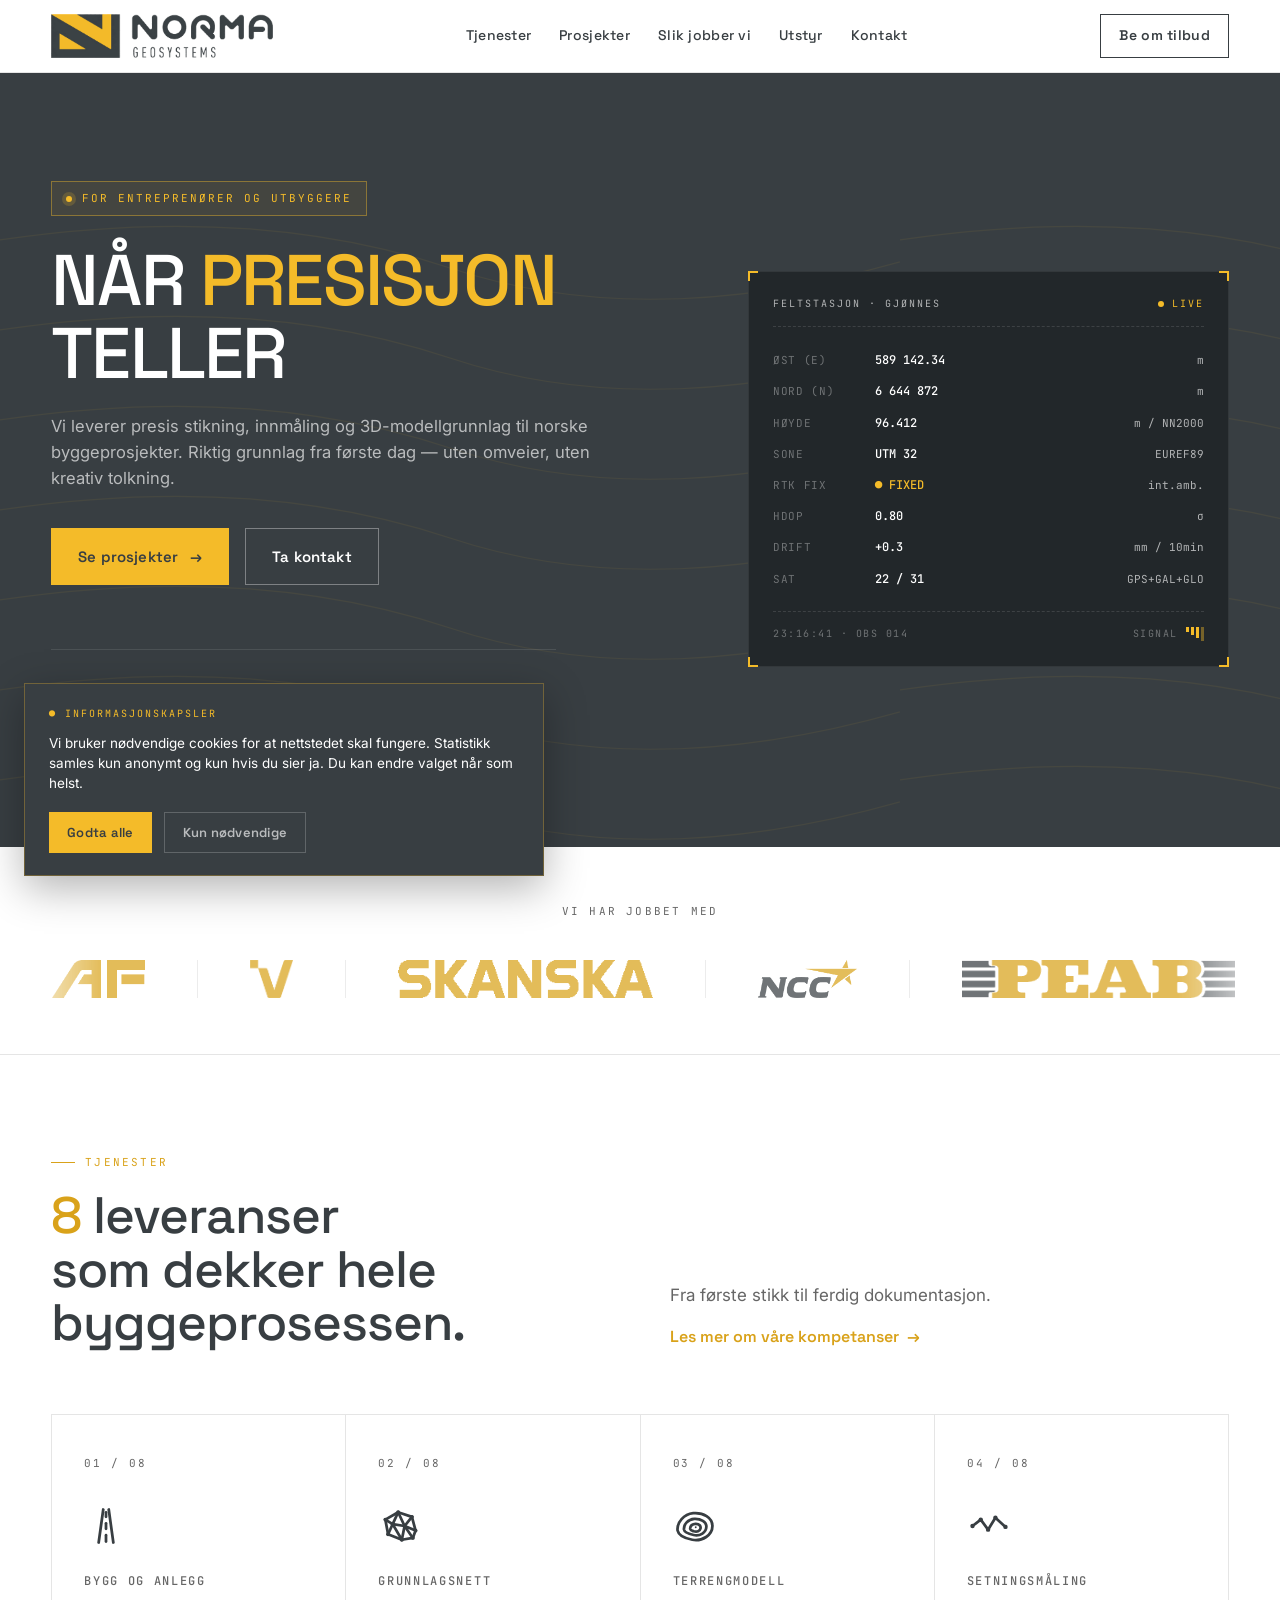
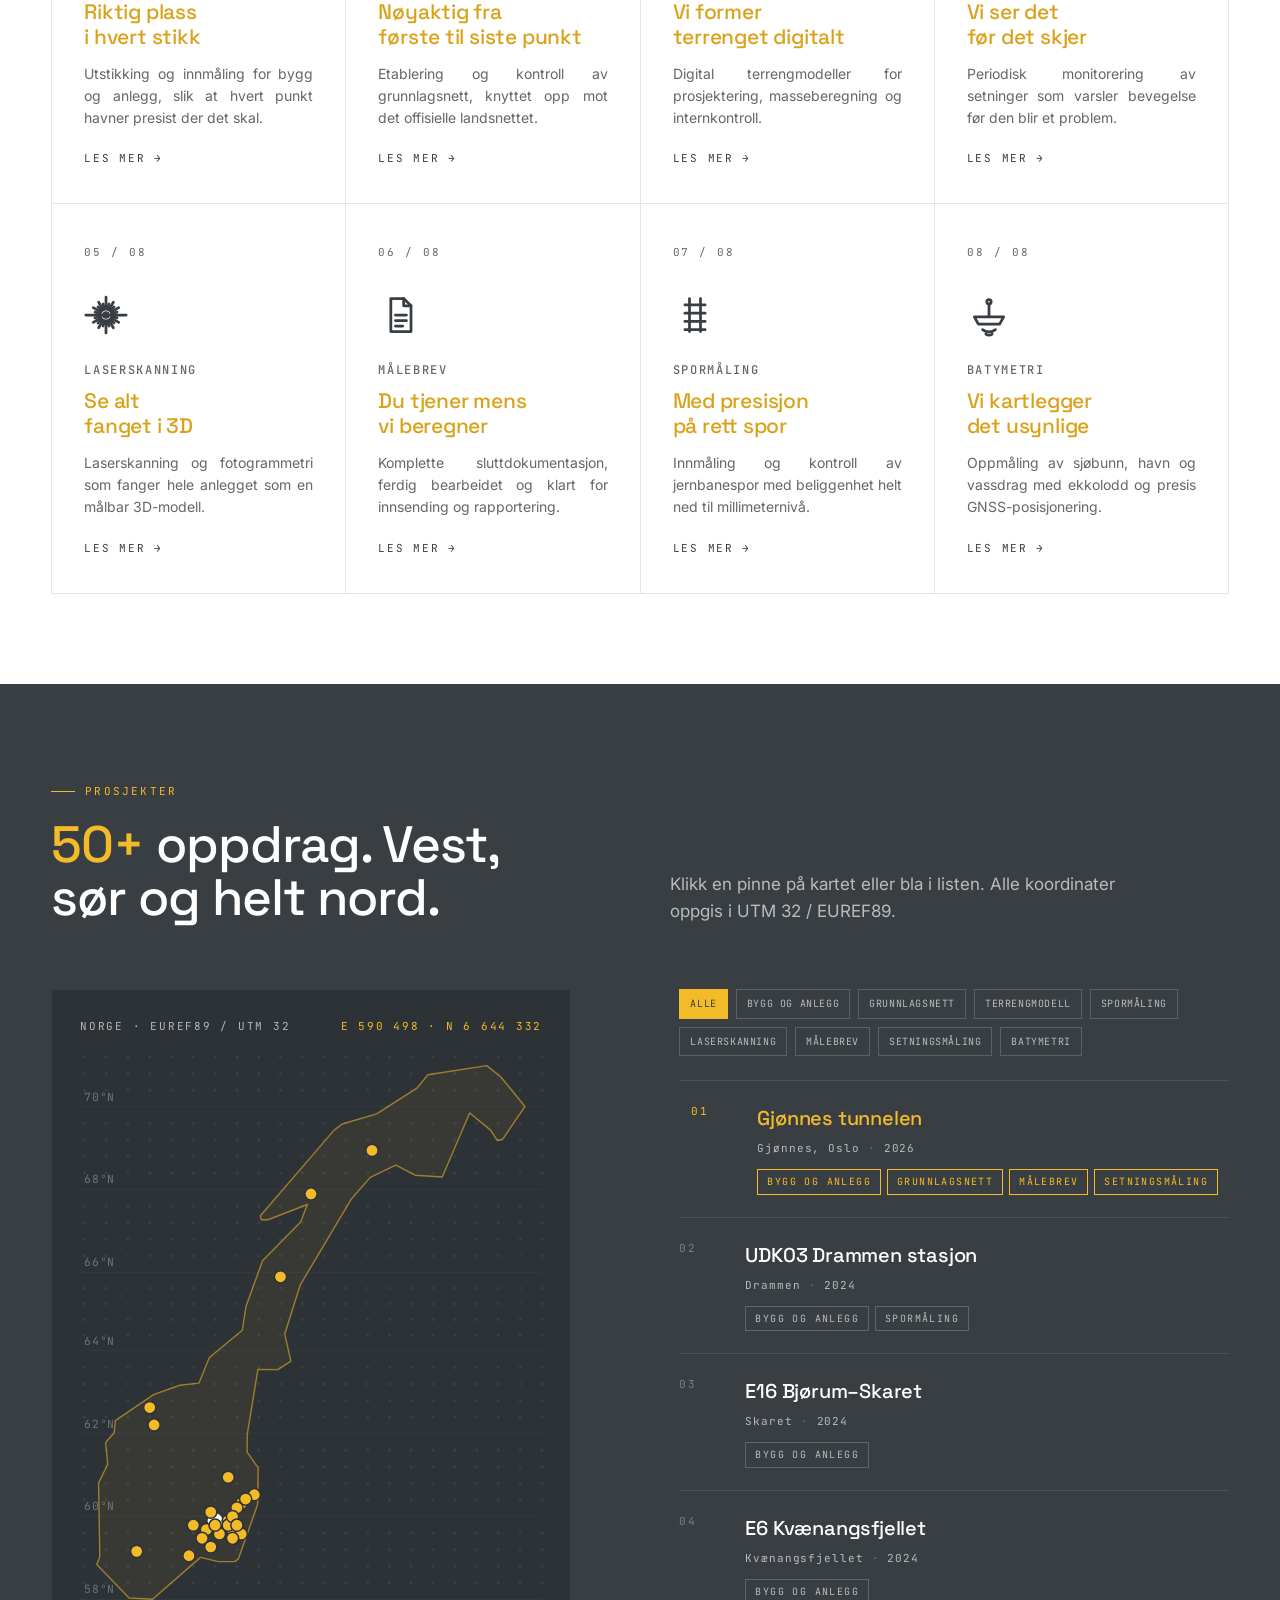
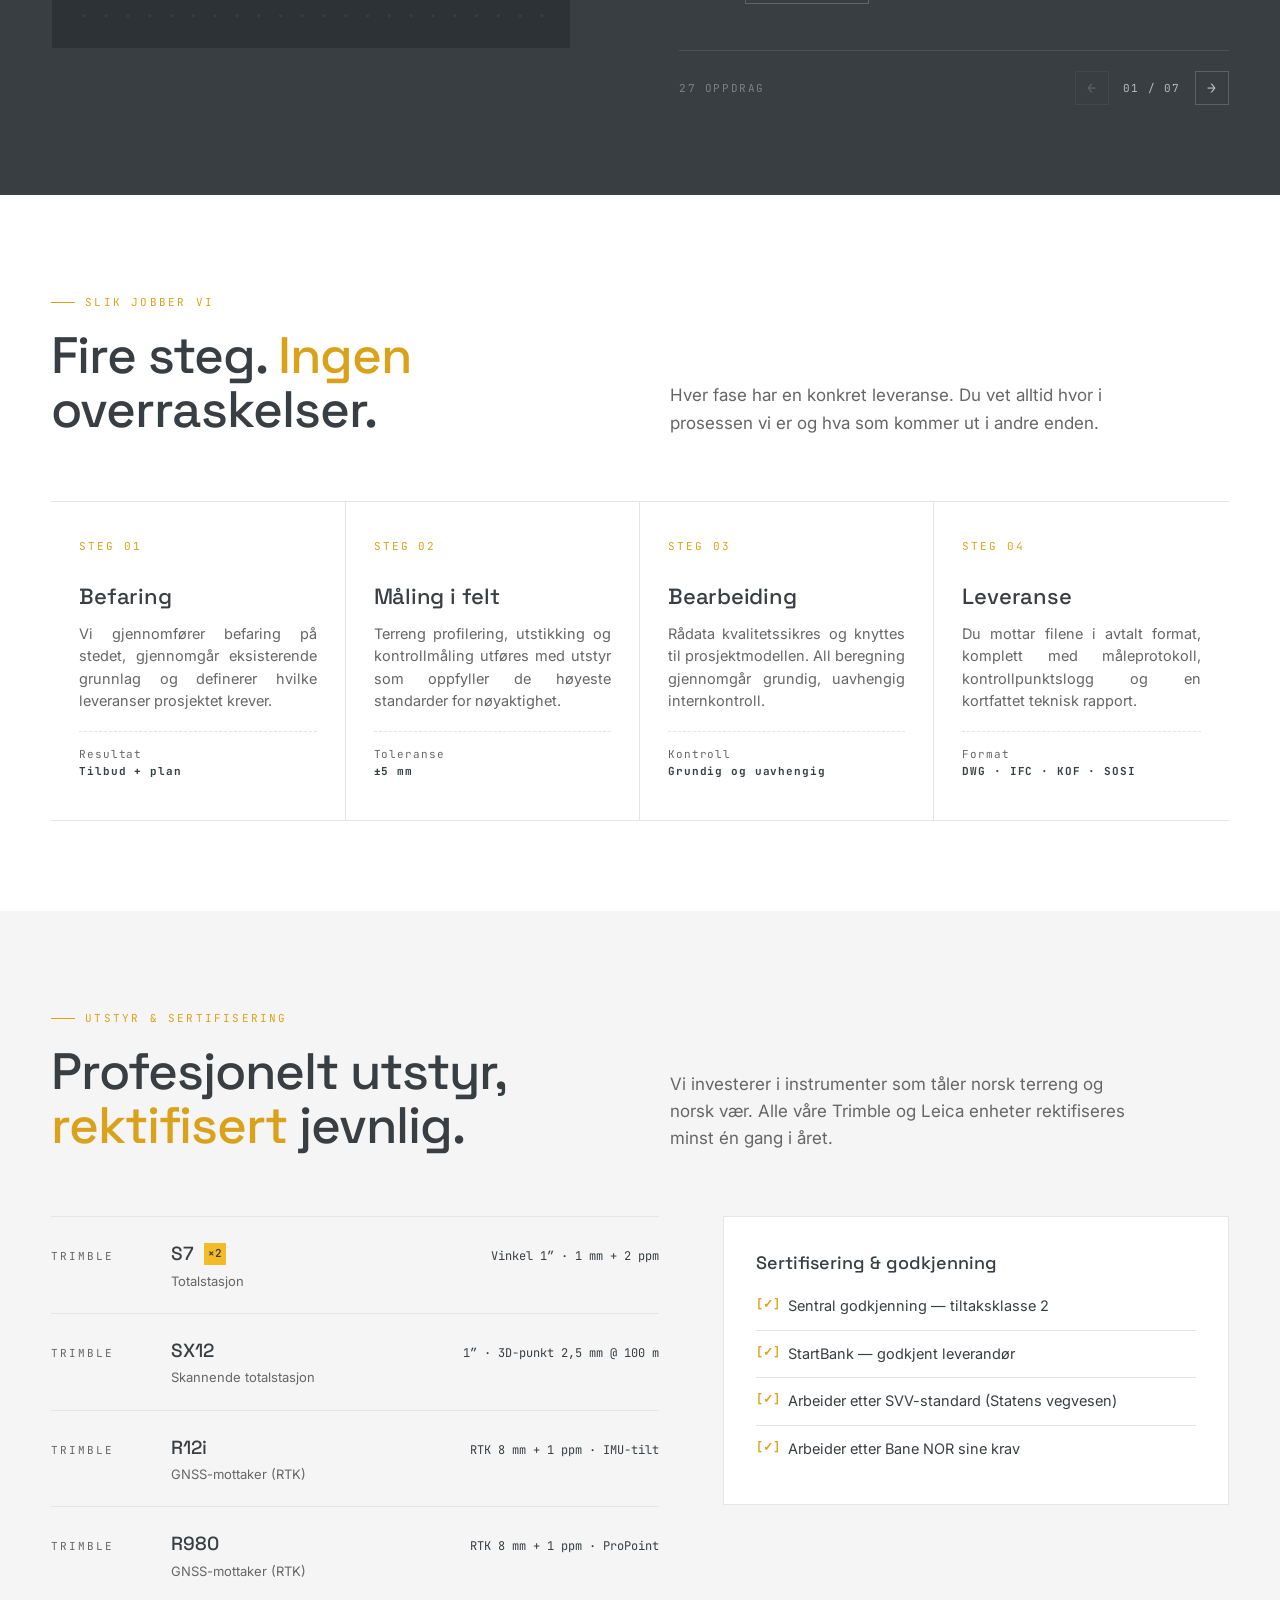
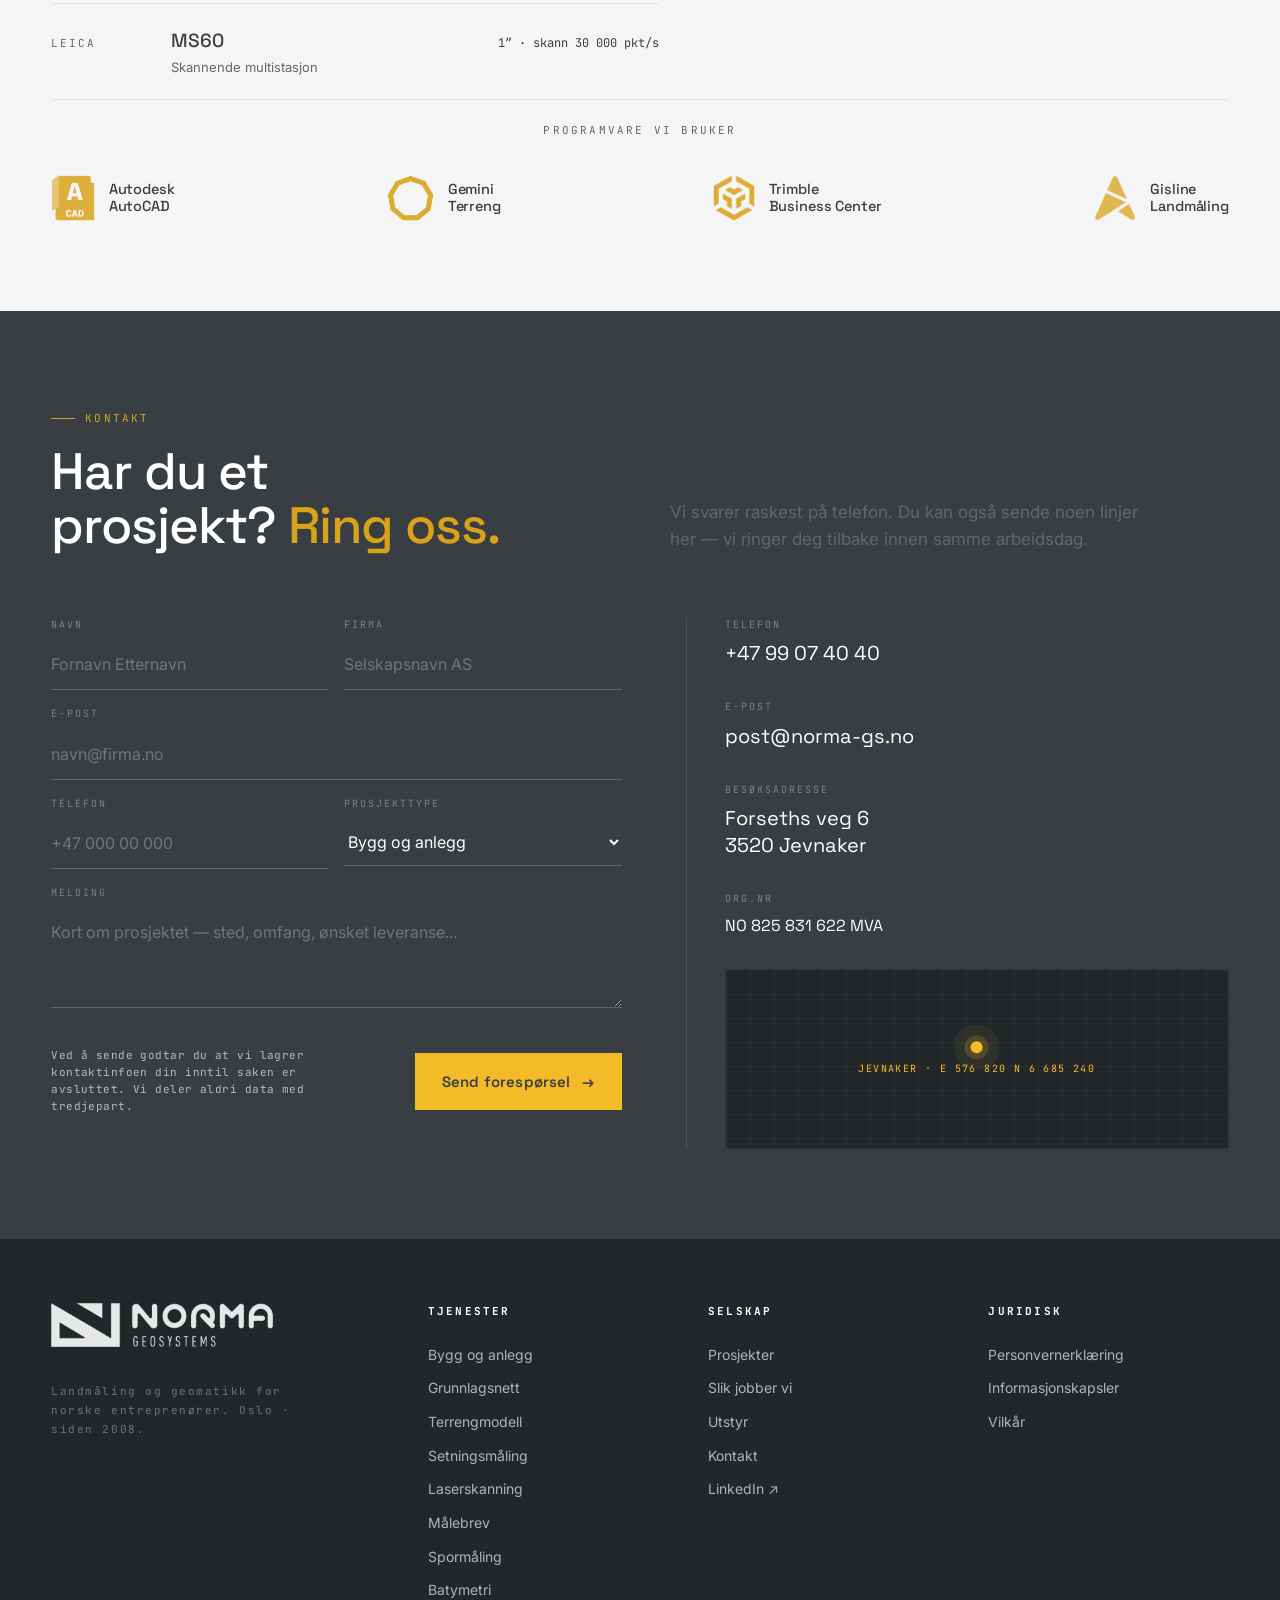
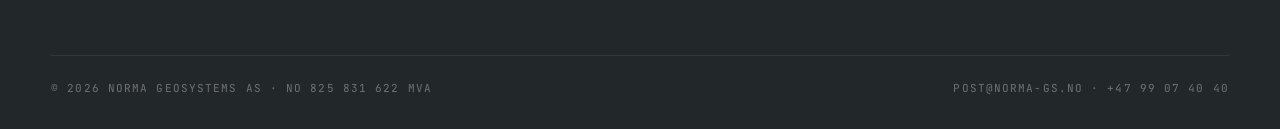
<file: index.html>
<!doctype html>
<html lang="no">
<head>
  <meta charset="utf-8">
  <meta name="viewport" content="width=device-width, initial-scale=1">
  <title>Norma Geosystems — Landmåling for entreprenører</title>
  <meta name="description" content="Norma Geosystems leverer presis landmåling, 3D-skanning og BIM-integrasjon for entreprenører og utbyggere i Norge. ±5mm nøyaktighet, leveranse på 48 timer.">
  <link rel="icon" href="favicon.ico" sizes="any">
  <link rel="icon" type="image/png" sizes="32x32" href="assets/favicon-32.png">
  <link rel="icon" type="image/png" sizes="16x16" href="assets/favicon-16.png">
  <link rel="apple-touch-icon" href="assets/apple-touch-icon.png">
  <link rel="preconnect" href="https://fonts.googleapis.com">
  <link rel="preconnect" href="https://fonts.gstatic.com" crossorigin>
  <link href="https://fonts.googleapis.com/css2?family=Space+Grotesk:wght@400;500;600;700&family=Inter:wght@400;500;600&family=JetBrains+Mono:wght@400;500;600&display=swap" rel="stylesheet">
  <link rel="stylesheet" href="styles.css">
</head>
<body>

<nav class="nav" id="nav">
  <div class="wrap nav-row">
    <a href="#top" class="nav-logo">
      <img src="assets/norma-logo.png" alt="Norma Geosystems" width="221" height="44" decoding="async">
    </a>
    <div class="nav-links">
      <a href="tjenester.html">Tjenester</a>
      <a href="#prosjekter">Prosjekter</a>
      <a href="#prosess">Slik jobber vi</a>
      <a href="#utstyr">Utstyr</a>
      <a href="#kontakt">Kontakt</a>
    </div>
    <a href="#kontakt" class="nav-cta nav-cta-desktop">Be om tilbud</a>
    <button class="nav-toggle" id="nav-toggle" aria-label="Åpne meny" aria-expanded="false" aria-controls="mobile-menu">
      <span></span><span></span><span></span>
    </button>
  </div>
  <div class="mobile-menu" id="mobile-menu">
    <a href="tjenester.html">Tjenester</a>
    <a href="#prosjekter">Prosjekter</a>
    <a href="#prosess">Slik jobber vi</a>
    <a href="#utstyr">Utstyr</a>
    <a href="#kontakt">Kontakt</a>
    <a href="#kontakt" class="mm-cta">Be om tilbud</a>
  </div>
</nav>

<header id="top" class="hero">
  <div class="hero-topo"></div>
  <div class="wrap hero-inner">
    <div>
      <span class="badge">For entreprenører og utbyggere</span>
      <h1>NÅR <span class="accent">PRESISJON</span> TELLER</h1>
      <p class="hero-sub">Vi leverer presis stikning, innmåling og 3D-modellgrunnlag til norske byggeprosjekter. Riktig grunnlag fra første dag — uten omveier, uten kreativ tolkning.</p>
      <div class="hero-ctas">
        <a href="#prosjekter" class="btn btn-primary">Se prosjekter <span class="arr">→</span></a>
        <a href="#kontakt" class="btn btn-ghost-dark">Ta kontakt</a>
      </div>
      <div class="hero-stats">
        <div class="stat">
          <div class="num">±0.5<span style="font-size:22px;margin-left:4px">mm</span></div>
          <div class="lbl">Nøyaktighet</div>
        </div>
        <div class="stat">
          <div class="num">20+</div>
          <div class="lbl">Fornøyde kunder</div>
        </div>
        <div class="stat">
          <div class="num">50+</div>
          <div class="lbl">Prosjekter</div>
        </div>
      </div>
    </div>
    <div class="feltstasjon">
      <span class="fs-corner tl"></span><span class="fs-corner tr"></span>
      <span class="fs-corner bl"></span><span class="fs-corner br"></span>
      <div class="fs-head">
        <span class="ttl">Feltstasjon · Gjønnes</span>
        <span class="live"><span class="dot"></span>LIVE</span>
      </div>
      <div class="fs-row"><span class="k">ØST (E)</span><span class="v" id="fs-east">589 142.32</span><span class="u">m</span></div>
      <div class="fs-row"><span class="k">NORD (N)</span><span class="v" id="fs-north">6 644 873</span><span class="u">m</span></div>
      <div class="fs-row"><span class="k">HØYDE</span><span class="v">96.412</span><span class="u">m / NN2000</span></div>
      <div class="fs-row"><span class="k">SONE</span><span class="v">UTM 32</span><span class="u">EUREF89</span></div>
      <div class="fs-row"><span class="k">RTK FIX</span><span class="v" style="color:#F4BB29">● FIXED</span><span class="u">int.amb.</span></div>
      <div class="fs-row"><span class="k">HDOP</span><span class="v" id="fs-hdop">0.62</span><span class="u">σ</span></div>
      <div class="fs-row"><span class="k">DRIFT</span><span class="v" id="fs-drift">+0.0</span><span class="u">mm / 10min</span></div>
      <div class="fs-row"><span class="k">SAT</span><span class="v">22 / 31</span><span class="u">GPS+GAL+GLO</span></div>
      <div class="fs-foot">
        <span id="fs-time">00:00:00 · OBS 014</span>
        <span class="fs-bar">SIGNAL<span class="bars"><i></i><i></i><i></i><i></i></span></span>
      </div>
    </div>
  </div>
</header>

<section class="logobar">
  <div class="wrap">
    <div class="logobar-label">Vi har jobbet med</div>
  </div>
  <div class="marquee">
    <div class="marquee-track" id="marquee-track"></div>
  </div>
</section>

<section id="tjenester" class="section">
  <div class="wrap">
    <div class="sec-head fade-in">
      <div>
        <div class="eyebrow">Tjenester</div>
        <h2 class="sec-title"><span class="accent">8</span> leveranser som dekker hele byggeprosessen.</h2>
      </div>
      <p class="sec-lede">Fra første stikk til ferdig dokumentasjon.
        <a class="lede-link" href="tjenester.html">Les mer om våre kompetanser <span class="arr">→</span></a>
      </p>
    </div>
    <div class="svc-grid" id="svc-grid"></div>
  </div>
</section>

<section id="prosjekter" class="section dark">
  <div class="wrap">
    <div class="sec-head fade-in">
      <div>
        <div class="eyebrow">Prosjekter</div>
        <h2 class="sec-title"><span class="accent">50+</span> oppdrag. Vest, sør og helt nord.</h2>
      </div>
      <p class="sec-lede">Klikk en pinne på kartet eller bla i listen. Alle koordinater oppgis i UTM 32 / EUREF89.</p>
    </div>
    <div class="proj-wrap">
      <div class="map-card">
        <div class="map-head">
          <span>NORGE · EUREF89 / UTM 32</span>
          <span class="coord" id="map-coord">—</span>
        </div>
        <div class="map-svg-wrap">
          <svg class="map-overlay" id="norway-svg" viewBox="-3 -3 106 130.02" preserveAspectRatio="xMidYMid meet"></svg>
        </div>
      </div>
      <div>
        <div class="proj-controls" id="proj-controls"></div>
        <select class="filter-select" id="filter-select" aria-label="Filtrer prosjekter etter type"></select>
        <div class="proj-list" id="proj-list"></div>
        <div class="proj-pager" id="proj-pager"></div>
      </div>
    </div>
  </div>
</section>

<section id="prosess" class="section">
  <div class="wrap">
    <div class="sec-head fade-in">
      <div>
        <div class="eyebrow">Slik jobber vi</div>
        <h2 class="sec-title">Fire steg. <span class="accent">Ingen</span> overraskelser.</h2>
      </div>
      <p class="sec-lede">Hver fase har en konkret leveranse. Du vet alltid hvor i prosessen vi er og hva som kommer ut i andre enden.</p>
    </div>
    <div class="process-grid" id="process-grid"></div>
  </div>
</section>

<section id="utstyr" class="section gray">
  <div class="wrap">
    <div class="sec-head fade-in">
      <div>
        <div class="eyebrow">Utstyr &amp; sertifisering</div>
        <h2 class="sec-title">Profesjonelt utstyr, <span class="accent">rektifisert</span> jevnlig.</h2>
      </div>
      <p class="sec-lede">Vi investerer i instrumenter som tåler norsk terreng og norsk vær. Alle våre Trimble og Leica enheter rektifiseres minst én gang i året.</p>
    </div>
    <div class="equip-wrap">
      <div class="equip-list" id="equip-list"></div>
      <div class="cert-card">
        <h4>Sertifisering &amp; godkjenning</h4>
        <ul class="cert-list" id="cert-list"></ul>
      </div>
    </div>
    <div class="software-bar fade-in">
      <div class="software-label">Programvare vi bruker</div>
      <div class="software-marquee">
        <div class="software-track" id="software-track"></div>
      </div>
    </div>
  </div>
</section>

<section id="kontakt" class="section contact">
  <div class="wrap">
    <div class="sec-head fade-in">
      <div>
        <div class="eyebrow">Kontakt</div>
        <h2 class="sec-title">Har du et prosjekt? <span class="accent">Ring oss.</span></h2>
      </div>
      <p class="sec-lede">Vi svarer raskest på telefon. Du kan også sende noen linjer her — vi ringer deg tilbake innen samme arbeidsdag.</p>
    </div>
    <div class="contact-wrap">
      <form id="contact-form" action="https://api.web3forms.com/submit" method="POST">
        <!-- Web3Forms: bytt ut verdien under med din egen access key fra https://web3forms.com (registrert på post@norma-gs.no) -->
        <input type="hidden" name="access_key" value="1ea6f499-447c-428a-96fd-0769fbc2a2dc">
        <input type="hidden" name="subject" value="Ny henvendelse fra kontaktskjema!">
        <input type="hidden" name="from_name" value="Norma Geosystems – nettskjema">
        <!-- Honeypot mot spam: skal stå tom -->
        <input type="checkbox" name="botcheck" tabindex="-1" autocomplete="off" style="display:none" aria-hidden="true">
        <div id="form-sent" class="form-sent" style="display:none">● Takk! Vi tar kontakt innen 24 timer. — Norma</div>
        <div class="form-row">
          <div class="field">
            <label for="f-navn">Navn</label>
            <input id="f-navn" name="Navn" required placeholder="Fornavn Etternavn">
          </div>
          <div class="field">
            <label for="f-firma">Firma</label>
            <input id="f-firma" name="Firma" required placeholder="Selskapsnavn AS">
          </div>
        </div>
        <div class="field" style="margin-bottom:16px">
          <label for="f-epost">E-post</label>
          <input id="f-epost" name="email" required type="email" placeholder="navn@firma.no">
        </div>
        <div class="form-row">
          <div class="field">
            <label for="f-tlf">Telefon</label>
            <input id="f-tlf" name="Telefon" required type="tel" placeholder="+47 000 00 000">
          </div>
          <div class="field">
            <label for="f-type">Prosjekttype</label>
            <select id="f-type" name="Prosjekttype">
              <option>Bygg og anlegg</option>
              <option>Grunnlagsnett</option>
              <option>Terrengmodell</option>
              <option>Spormåling</option>
              <option>Laserskanning</option>
              <option>Målebrev</option>
              <option>Setningsmåling</option>
              <option>Batymetri</option>
              <option>Annet</option>
            </select>
          </div>
        </div>
        <div class="field" style="margin-bottom:24px">
          <label for="f-msg">Melding</label>
          <textarea id="f-msg" name="Melding" placeholder="Kort om prosjektet — sted, omfang, ønsket leveranse..."></textarea>
        </div>
        <div class="form-foot">
          <p class="consent">Ved å sende godtar du at vi lagrer kontaktinfoen din inntil saken er avsluttet. Vi deler aldri data med tredjepart.</p>
          <button type="submit" class="btn btn-primary">Send forespørsel <span class="arr">→</span></button>
        </div>
      </form>
      <div id="form-success" class="form-success" style="display:none" role="status" aria-live="polite">
        <span class="fs-ok-corner tl"></span><span class="fs-ok-corner tr"></span>
        <span class="fs-ok-corner bl"></span><span class="fs-ok-corner br"></span>
        <div class="fs-ok-mark" aria-hidden="true">
          <svg viewBox="0 0 24 24" fill="none" stroke="currentColor" stroke-width="2" stroke-linecap="round" stroke-linejoin="round"><path d="M4 12.5 L10 18.5 L20 6"/></svg>
        </div>
        <div class="fs-ok-eyebrow">● Sendt</div>
        <h3>Takk for din henvendelse!</h3>
        <p>Vi har mottatt meldingen din og gjør vårt ytterste for å komme tilbake til deg så raskt som overhodet mulig.</p>
      </div>
      <aside class="contact-info">
        <div class="info-block">
          <div class="lbl">Telefon</div>
          <div class="val"><a href="tel:+4799074040">+47 99 07 40 40</a></div>
        </div>
        <div class="info-block">
          <div class="lbl">E-post</div>
          <div class="val"><a href="mailto:post@norma-gs.no">post@norma-gs.no</a></div>
        </div>
        <div class="info-block">
          <div class="lbl">Besøksadresse</div>
          <div class="val">Forseths veg 6<br>3520 Jevnaker</div>
        </div>
        <div class="info-block">
          <div class="lbl">Org.nr</div>
          <div class="val mono" style="font-size:16px">NO 825 831 622 MVA</div>
        </div>
        <div class="minimap" aria-hidden="true">
          <div class="minimap-grid"></div>
          <div class="minimap-pin">
            <span class="dot"></span>
            <span>JEVNAKER · E 576 820 N 6 685 240</span>
          </div>
        </div>
      </aside>
    </div>
  </div>
</section>

<footer class="footer">
  <div class="wrap">
    <div class="foot-grid">
      <div class="foot-logo">
        <img src="assets/norma-logo-light.png" alt="Norma Geosystems" width="222" height="44" loading="lazy" decoding="async">
        <p class="foot-tag">Landmåling og geomatikk for norske entreprenører. Oslo · siden 2008.</p>
      </div>
      <div class="foot-col">
        <h5>Tjenester</h5>
        <ul id="foot-services"></ul>
      </div>
      <div class="foot-col">
        <h5>Selskap</h5>
        <ul>
          <li><a href="#prosjekter">Prosjekter</a></li>
          <li><a href="#prosess">Slik jobber vi</a></li>
          <li><a href="#utstyr">Utstyr</a></li>
          <li><a href="#kontakt">Kontakt</a></li>
          <li><a href="https://www.linkedin.com/company/norma-geosystems/" target="_blank" rel="noopener noreferrer">LinkedIn ↗</a></li>
        </ul>
      </div>
      <div class="foot-col">
        <h5>Juridisk</h5>
        <ul>
          <li><a href="juridisk/personvern.html">Personvernerklæring</a></li>
          <li><a href="juridisk/informasjonskapsler.html">Informasjonskapsler</a></li>
          <li><a href="juridisk/vilkar.html">Vilkår</a></li>
        </ul>
      </div>
    </div>
    <div class="foot-bottom">
      <span>© 2026 NORMA GEOSYSTEMS AS · NO 825 831 622 MVA</span>
      <span>POST@NORMA-GS.NO · +47 99 07 40 40</span>
    </div>
  </div>
</footer>

<div class="cookie" id="cookie-banner" style="display:none" role="dialog" aria-label="Cookie notice">
  <div class="ck-head">● Informasjonskapsler</div>
  <p style="margin:0">Vi bruker nødvendige cookies for at nettstedet skal fungere. Statistikk samles kun anonymt og kun hvis du sier ja. Du kan endre valget når som helst.</p>
  <div class="ck-actions">
    <button class="ck-btn primary" id="ck-all">Godta alle</button>
    <button class="ck-btn ghost" id="ck-necessary">Kun nødvendige</button>
  </div>
</div>

<script>
// ── DATA ──────────────────────────────────────────────────────────────────────

const NORWAY_D = "M90.34 0.56 L93.56 3.15 L99.09 9.94 L93.91 17.51 L92.72 17.72 L91.25 15.41 L86.41 11.41 L80.11 26.12 L73.88 25.70 L69.47 23.39 L63.59 26.19 L59.31 31.09 L47.55 50.84 L43.98 62.11 L45.38 68.35 L42.37 70.31 L37.82 70.24 L35.36 85.29 L35.36 89.22 L37.89 92.86 L37.75 101.26 L33.33 113.73 L32.49 114.36 L28.71 114.36 L24.65 113.38 L13.66 122.97 L8.26 122.69 L0.84 114.99 L1.54 113.31 L1.26 96.29 L3.36 92.02 L2.87 87.04 L4.83 84.80 L5.11 82.00 L13.87 76.05 L19.89 73.88 L24.30 73.39 L26.68 67.51 L34.24 61.27 L35.08 55.81 L38.87 45.31 L47.62 36.41 L49.16 32.42 L40.13 35.92 L38.59 35.92 L38.38 35.01 L55.25 15.41 L57.14 13.94 L65.06 11.62 L74.37 5.67 L76.82 2.66 Z";

const SERVICES = [
  { n:"01", slug:"bygg-anlegg",   icon:"road",    name:"Bygg og anlegg",  slogan:["Riktig plass","i hvert stikk"],           desc:"Utstikking og innmåling for bygg og anlegg, slik at hvert punkt havner presist der det skal." },
  { n:"02", slug:"grunnlagsnett", icon:"net",     name:"Grunnlagsnett",   slogan:["Nøyaktig fra","første til siste punkt"],  desc:"Etablering og kontroll av grunnlagsnett, knyttet opp mot det offisielle landsnettet." },
  { n:"03", slug:"terrengmodell", icon:"contour", name:"Terrengmodell",   slogan:["Vi former","terrenget digitalt"],         desc:"Digital terrengmodeller for prosjektering, masseberegning og internkontroll." },
  { n:"04", slug:"setningsmaling",icon:"settle",  name:"Setningsmåling",  slogan:["Vi ser det","før det skjer"],            desc:"Periodisk monitorering av setninger som varsler bevegelse før den blir et problem." },
  { n:"05", slug:"laserskanning", icon:"laser",   name:"Laserskanning",   slogan:["Se alt","fanget i 3D"],                  desc:"Laserskanning og fotogrammetri som fanger hele anlegget som en målbar 3D-modell." },
  { n:"06", slug:"malebrev",      icon:"doc",     name:"Målebrev",        slogan:["Du tjener mens","vi beregner"],          desc:"Komplette sluttdokumentasjon, ferdig bearbeidet og klart for innsending og rapportering." },
  { n:"07", slug:"spormaling",    icon:"rail",    name:"Spormåling",      slogan:["Med presisjon","på rett spor"],          desc:"Innmåling og kontroll av jernbanespor med beliggenhet helt ned til millimeternivå." },
  { n:"08", slug:"batymetri",     icon:"boat",    name:"Batymetri",       slogan:["Vi kartlegger","det usynlige"],          desc:"Oppmåling av sjøbunn, havn og vassdrag med ekkolodd og presis GNSS-posisjonering." },
];

const CLIENTS = [
  { name:"AF Gruppen",            slug:"af-gruppen",        url:"https://afgruppen.no",     w:284, h:116 },
  { name:"Veidekke",              slug:"veidekke",          url:"https://veidekke.no",      w:186, h:163 },
  { name:"Skanska",               slug:"skanska",           url:"https://www.skanska.no",   w:308, h:46  },
  { name:"NCC",                   slug:"ncc",               url:"https://www.ncc.no",       w:352, h:135 },
  { name:"Peab",                  slug:"peab",              url:"https://peab.no",          w:360, h:50  },
  { name:"Implenia Norge",        slug:"implenia",          url:"https://implenia.com/no-no/", w:351, h:345 },
  { name:"Mesta",                 slug:"mesta",             url:"https://www.mesta.no",     w:312, h:314 },
  { name:"OHLA Norge",            slug:"ohla",              url:"https://www.ohla-norge.no", w:263, h:132 },
  { name:"Isachsen Anlegg",       slug:"isachsen",          url:"https://isachsenanlegg.no", w:324, h:357 },
  { name:"LNS",                   slug:"lns",               url:"https://www.lns.no",       w:340, h:336 },
  { name:"HAB Construction",      slug:"hab",               url:"https://www.hab.no",       w:359, h:167 },
  { name:"Marthinsen & Duvholt",  slug:"marthinsen-duvholt",url:"https://www.md.no",        w:145, h:91  },
  { name:"Anlegg Øst Entreprenør",slug:"anlegg-ost",        url:"https://anlegg-ost.no",    w:187, h:157 },
  { name:"Vassbakk & Støl",       slug:"vassbakk-stol",    url:"https://vassbakk.no",      w:124, h:60  },
];

const PROJECTS = [
  { id:"p01", title:"Ny flyplass i Mo i Rana", region:"Mo i Rana", year:"2022", cats:["Bygg og anlegg"], E:"730 328", N:"7 364 250", pos:{x:43, y:49} },
  { id:"p02", title:"Gjønnes tunnelen", region:"Gjønnes, Oslo", year:"2026", cats:["Bygg og anlegg","Grunnlagsnett","Målebrev","Setningsmåling"], E:"590 498", N:"6 644 332", pos:{x:28, y:105} },
  { id:"p03", title:"UDK03 Drammen stasjon", region:"Drammen", year:"2024", cats:["Bygg og anlegg","Spormåling"], E:"567 700", N:"6 623 516", pos:{x:26, y:107} },
  { id:"p04", title:"E16 Bjørum–Skaret", region:"Skaret", year:"2024", cats:["Bygg og anlegg"], E:"572 178", N:"6 656 417", pos:{x:27, y:103} },
  { id:"p05", title:"E6 Kvænangsfjellet", region:"Kvænangsfjellet", year:"2024", cats:["Bygg og anlegg"], E:"998 168", N:"7 794 655", pos:{x:64, y:20} },
  { id:"p06", title:"Drammen sykehus", region:"Drammen", year:"2022", cats:["Bygg og anlegg"], E:"567 700", N:"6 623 516", pos:{x:25, y:109} },
  { id:"p07", title:"Fv. 659 Nordøyvegen", region:"Ålesund", year:"2021", cats:["Bygg og anlegg"], E:"364 057", N:"6 946 044", pos:{x:13, y:79} },
  { id:"p08", title:"S1 Kanebogen", region:"Harstad", year:"2023", cats:["Bygg og anlegg"], E:"802 313", N:"7 648 310", pos:{x:50, y:30} },
  { id:"p09", title:"Blindheim–Flisnes", region:"Ålesund", year:"2024", cats:["Grunnlagsnett"], E:"357 643", N:"6 928 189", pos:{x:14, y:83} },
  { id:"p10", title:"Eidsvoll–Venjar", region:"Eidsvoll", year:"2022", cats:["Spormåling"], E:"620 478", N:"6 686 814", pos:{x:34, y:101} },
  { id:"p11", title:"Våler–Kåten", region:"Våler", year:"2022", cats:["Spormåling"], E:"654 582", N:"6 730 140", pos:{x:37, y:99} },
  { id:"p12", title:"Møller", region:"Gardermoen", year:"2022", cats:["Terrengmodell"], E:"616 456", N:"6 674 858", pos:{x:33, y:102} },
  { id:"p13", title:"Josefines gate 27", region:"Oslo", year:"2021", cats:["Laserskanning"], E:"596 589", N:"6 644 542", pos:{x:31, y:106} },
  { id:"p14", title:"E39 Rogfast", region:"Rogfast", year:"2022", cats:["Batymetri"], E:"300 143", N:"6 567 568", pos:{x:10, y:112} },
  { id:"p15", title:"E18 Langangen–Rugtvedt", region:"Langangen", year:"2023", cats:["Bygg og anlegg","Grunnlagsnett","Batymetri"], E:"543 543", N:"6 550 878", pos:{x:22, y:113} },
  { id:"p16", title:"Lunnestein 4D", region:"Oslo", year:"2023", cats:["Terrengmodell"], E:"597 980", N:"6 643 119", pos:{x:32, y:107} },
  { id:"p17", title:"E18 Oslo", region:"Oslo", year:"2023", cats:["Målebrev"], E:"597 309", N:"6 642 667", pos:{x:29, y:108} },
  { id:"p18", title:"Kirkegata 23–25", region:"Oslo", year:"2023", cats:["Bygg og anlegg"], E:"597 587", N:"6 642 730", pos:{x:31, y:105} },
  { id:"p19", title:"Bulk Nebbenes", region:"Nebbenes", year:"2021", cats:["Bygg og anlegg","Målebrev"], E:"616 379", N:"6 693 924", pos:{x:35, y:100} },
  { id:"p20", title:"Hellefossen", region:"Drammen", year:"2021", cats:["Laserskanning"], E:"553 917", N:"6 626 187", pos:{x:23, y:106} },
  { id:"p21", title:"Grefsen", region:"Oslo", year:"2021", cats:["Grunnlagsnett","Spormåling"], E:"599 729", N:"6 646 297", pos:{x:32, y:104} },
  { id:"p22", title:"Jordal Amfi", region:"Oslo", year:"2021", cats:["Bygg og anlegg","Grunnlagsnett"], E:"599 481", N:"6 643 059", pos:{x:33, y:106} },
  { id:"p23", title:"Elvetangen 16", region:"Billingstad", year:"2023", cats:["Laserskanning"], E:"583 227", N:"6 639 427", pos:{x:28, y:106} },
  { id:"p24", title:"UNB10 Nykirke–Barkåker", region:"Nykirke", year:"2023", cats:["Spormåling"], E:"577 383", N:"6 577 589", pos:{x:27, y:111} },
  { id:"p25", title:"E6 Moelv", region:"Moelv", year:"2021", cats:["Grunnlagsnett"], E:"592 141", N:"6 756 185", pos:{x:31, y:95} },
  { id:"p26", title:"Ski stasjon", region:"Ski", year:"2016–2020", cats:["Grunnlagsnett","Spormåling","Setningsmåling"], E:"603 210", N:"6 621 545", pos:{x:32, y:109} },
  { id:"p27", title:"Østensjøbanen", region:"Oslo", year:"2023", cats:["Grunnlagsnett"], E:"602 412", N:"6 640 242", pos:{x:34, y:108} },
];

// Sorter etter år — nyeste først (intervall som "2016–2020" bruker siste år)
function projYear(y) { return Math.max(...String(y).split(/\D+/).filter(Boolean).map(Number)); }
PROJECTS.sort((a, b) => projYear(b.year) - projYear(a.year));

const PROCESS = [
  { n:"01", title:"Befaring",      desc:"Vi gjennomfører befaring på stedet, gjennomgår eksisterende grunnlag og definerer hvilke leveranser prosjektet krever.",                           out:{lbl:"Resultat", val:"Tilbud + plan"} },
  { n:"02", title:"Måling i felt", desc:"Terreng profilering, utstikking og kontrollmåling utføres med utstyr som oppfyller de høyeste standarder for nøyaktighet.",                      out:{lbl:"Toleranse", val:"±5 mm"} },
  { n:"03", title:"Bearbeiding",   desc:"Rådata kvalitetssikres og knyttes til prosjektmodellen. All beregning gjennomgår grundig, uavhengig internkontroll.",                            out:{lbl:"Kontroll", val:"Grundig og uavhengig"} },
  { n:"04", title:"Leveranse",     desc:"Du mottar filene i avtalt format, komplett med måleprotokoll, kontrollpunktslogg og en kortfattet teknisk rapport.",                             out:{lbl:"Format", val:"DWG · IFC · KOF · SOSI"} },
];

const EQUIPMENT = [
  { brand:"Trimble", model:"S7",   type:"Totalstasjon",            spec:"Vinkel 1″ · 1 mm + 2 ppm", qty:2 },
  { brand:"Trimble", model:"SX12", type:"Skannende totalstasjon",  spec:"1″ · 3D-punkt 2,5 mm @ 100 m" },
  { brand:"Trimble", model:"R12i", type:"GNSS-mottaker (RTK)",     spec:"RTK 8 mm + 1 ppm · IMU-tilt" },
  { brand:"Trimble", model:"R980", type:"GNSS-mottaker (RTK)",     spec:"RTK 8 mm + 1 ppm · ProPoint" },
  { brand:"Leica",   model:"MS60", type:"Skannende multistasjon",  spec:"1″ · skann 30 000 pkt/s" },
];

const CERTS = [
  "Sentral godkjenning — tiltaksklasse 2",
  "StartBank — godkjent leverandør",
  "Arbeider etter SVV-standard (Statens vegvesen)",
  "Arbeider etter Bane NOR sine krav",
];

const SOFTWARE = [
  { name:"Autodesk AutoCAD",        slug:"autocad",                 label:["Autodesk","AutoCAD"],         url:"https://www.autodesk.com/products/autocad/overview",                          w:284, h:300 },
  { name:"Gemini Terreng",          slug:"gemini",                  label:["Gemini","Terreng"],           url:"https://www.volue.com/products-and-services/gemini-terrain",                  w:329, h:325 },
  { name:"Trimble Business Center", slug:"trimble-business-center", label:["Trimble","Business Center"],  url:"https://geospatial.trimble.com/en/products/software/trimble-business-center", w:412, h:460 },
  { name:"Gisline Landmåling",      slug:"gisline",                 label:["Gisline","Landmåling"],       url:"https://www.norkart.no/offentlig/gisline",                                    w:221, h:241 },
];

// ── SVG ICONS ─────────────────────────────────────────────────────────────────

const ICON_PATHS = {
  road: `<path d="M8 21 L10.5 3"/><path d="M16 21 L13.5 3"/><path d="M12 4.5v2.5"/><path d="M12 10.5v3"/><path d="M12 17v3.5"/>`,
  net: (()=>{
    const pts={a:[4,8.5],b:[11,4.5],c:[18.5,7],d:[20.5,14.5],e:[14.5,12],f:[8,11],g:[5.5,16.5],h:[13,19.5],i:[19,18.5]};
    const edges=["a,b","b,c","a,f","b,f","b,e","c,e","c,d","e,d","a,g","f,g","f,e","f,h","g,h","e,h","e,i","d,i","h,i"];
    return edges.map(e=>{const[p,q]=e.split(",");return`<line x1="${pts[p][0]}" y1="${pts[p][1]}" x2="${pts[q][0]}" y2="${pts[q][1]}"/>`;}).join("")+
           Object.values(pts).map(([x,y])=>`<circle cx="${x}" cy="${y}" r="1.05" fill="currentColor" stroke="none"/>`).join("");
  })(),
  contour: `<path d="M2.5 14.5 C2 10 6 5.5 11 5 C16.5 4.5 21.5 7.5 21.5 12 C21.5 17 16 20.5 10.5 19.5 C6 18.7 3 17 2.5 14.5 Z"/>
            <path d="M6 14 C5.7 11 8.3 8.3 11.6 8.1 C15.2 7.9 18.3 9.8 18.2 12.4 C18.1 15.6 14.8 17.6 11.3 16.9 C8.4 16.3 6.2 15.5 6 14 Z"/>
            <path d="M9.4 13.6 C9.2 11.9 10.7 10.7 12.5 10.8 C14.3 10.9 15.3 12 15 13.4 C14.7 14.9 12.9 15.4 11.4 14.9 C10.3 14.5 9.5 14.3 9.4 13.6 Z"/>
            <circle cx="12.4" cy="12.7" r="0.5" fill="currentColor" stroke="none"/>`,
  rail: `<path d="M9 3 L9 21"/><path d="M15 3 L15 21"/><path d="M6.5 6.5h11"/><path d="M6.5 11h11"/><path d="M6.5 15.5h11"/><path d="M6.5 20h11"/>`,
  laser: (()=>{
    const cx=12,cy=12,inner=3.2;
    let s=`<line x1="1" y1="12" x2="23" y2="12"/>`;
    for(let a=0;a<360;a+=15){
      if(a===0||a===180)continue;
      const outer=a===90||a===270?9.8:a%30===0?8.0:6.2;
      const rad=a*Math.PI/180;
      s+=`<line x1="${(cx+inner*Math.cos(rad)).toFixed(2)}" y1="${(cy+inner*Math.sin(rad)).toFixed(2)}" x2="${(cx+outer*Math.cos(rad)).toFixed(2)}" y2="${(cy+outer*Math.sin(rad)).toFixed(2)}"/>`;
    }
    return s+`<circle cx="12" cy="12" r="2.1" fill="currentColor" stroke="none"/>`;
  })(),
  doc:    `<path d="M7 3h7l4 4v14H7z"/><path d="M14 3v4h4"/><path d="M9.5 12h6"/><path d="M9.5 15h6"/><path d="M9.5 18h4"/>`,
  settle: `<path d="M3 12 L7.5 8.5 L11.5 14 L15.5 7.5 L21 12.5"/>`+
          [[3,12],[7.5,8.5],[11.5,14],[15.5,7.5],[21,12.5]].map(([x,y])=>`<circle cx="${x}" cy="${y}" r="1.2" fill="currentColor" stroke="none"/>`).join(""),
  boat:   `<path d="M4 13h16l-2.2 4H6.2z"/><path d="M12 13V6"/><circle cx="12" cy="4.8" r="1.2"/><path d="M8.5 20c2 1.6 5 1.6 7 0"/><path d="M10.3 22.4c.9.7 2.5.7 3.4 0"/>`,
};

function iconSvg(key) {
  return `<svg viewBox="0 0 24 24" fill="none" stroke="currentColor" stroke-width="1.5" stroke-linecap="round" stroke-linejoin="round">${ICON_PATHS[key]}</svg>`;
}

// ── MAP DATA ──────────────────────────────────────────────────────────────────

const LAT_LINES = [
  {y:10,l:"70°N"},{y:29,l:"68°N"},{y:48,l:"66°N"},
  {y:66,l:"64°N"},{y:85,l:"62°N"},{y:104,l:"60°N"},{y:123,l:"58°N"},
];
const DOT_XS = [];
for(let x=-2;x<=103;x+=5) DOT_XS.push(x);
const DOT_YS = (()=>{
  const ys=LAT_LINES.map(d=>d.y), rows=[];
  for(let i=0;i<ys.length-1;i++){
    const a=ys[i],b=ys[i+1];
    for(let k=1;k<=4;k++) rows.push(+(a+(b-a)*k/5).toFixed(2));
  }
  const step=(ys[1]-ys[0])/5;
  for(let y=ys[0]-step;y>-4;y-=step) rows.push(+y.toFixed(2));
  for(let y=ys[ys.length-1]+step;y<128;y+=step) rows.push(+y.toFixed(2));
  return rows;
})();

// ── STATE ─────────────────────────────────────────────────────────────────────

let currentFilter = "Alle";
let currentPage = 0;
const PAGE_SIZE = 4;
let activeId = PROJECTS[0].id;
const pad2 = n => String(n).padStart(2, "0");
function filtered() {
  return currentFilter === "Alle" ? PROJECTS : PROJECTS.filter(p => p.cats.includes(currentFilter));
}
function pageCount() { return Math.max(1, Math.ceil(filtered().length / PAGE_SIZE)); }

// ── FELTSTASJON LIVE ──────────────────────────────────────────────────────────

let fsT = 0;
function tickFeltstasjon() {
  fsT++;
  const eMm   = Math.round(32 + Math.sin(fsT * 0.9) * 4);
  const nMm   = Math.round(873 + Math.cos(fsT * 0.6) * 5);
  const hdop  = (0.6 + Math.abs(Math.sin(fsT * 0.5)) * 0.2).toFixed(2);
  const drift = (Math.sin(fsT * 0.7) * 0.3).toFixed(1);
  const time  = new Date().toLocaleTimeString("nb-NO",{hour:"2-digit",minute:"2-digit",second:"2-digit"});
  document.getElementById("fs-east").textContent  = `589 142.${eMm}`;
  document.getElementById("fs-north").textContent = `6 644 ${nMm}`;
  document.getElementById("fs-hdop").textContent  = hdop;
  document.getElementById("fs-drift").textContent = (parseFloat(drift) > 0 ? "+" : "") + drift;
  document.getElementById("fs-time").textContent  = `${time} · OBS 014`;
}

// ── NORWAY MAP ────────────────────────────────────────────────────────────────

function buildMap() {
  const svg = document.getElementById("norway-svg");
  let h = "";
  h += `<g class="map-lat">`;
  LAT_LINES.forEach(({y,l}) => {
    h += `<g><line x1="-3" y1="${y}" x2="103" y2="${y}"/><text class="lat-label" x="-2" y="${y-1.4}">${l}</text></g>`;
  });
  h += `</g><g class="map-dots-g">`;
  DOT_YS.forEach(y => DOT_XS.forEach(x => { h += `<circle cx="${x}" cy="${y}" r="0.38"/>`; }));
  h += `</g><path class="norway-shape" d="${NORWAY_D}"/><g id="map-pins">`;
  PROJECTS.forEach(p => {
    h += `<g class="pin" data-id="${p.id}" transform="translate(${p.pos.x},${p.pos.y})">
      <circle class="pin-hit" cx="0" cy="0" r="5"/>
      <circle class="pin-dot" cx="0" cy="0" r="1.4"/>
    </g>`;
  });
  h += `</g>`;
  svg.innerHTML = h;
  svg.querySelectorAll(".pin").forEach(pin => {
    pin.addEventListener("click", () => setActive(pin.dataset.id));
  });
}

function refreshPins() {
  const vis = new Set(filtered().map(p => p.id));
  document.querySelectorAll(".pin").forEach(pin => {
    const id = pin.dataset.id;
    const isActive = id === activeId;
    const inView  = vis.has(id);
    pin.style.display = inView ? "" : "none";
    const dot = pin.querySelector(".pin-dot");
    let ring  = pin.querySelector(".pin-ring");
    if(isActive && inView) {
      if(!ring) {
        ring = document.createElementNS("http://www.w3.org/2000/svg","circle");
        ring.setAttribute("class","pin-ring"); ring.setAttribute("cx","0"); ring.setAttribute("cy","0"); ring.setAttribute("r","1.6");
        pin.insertBefore(ring, pin.firstChild);
      }
      dot.setAttribute("r","1.9"); pin.classList.add("active");
    } else {
      if(ring) ring.remove();
      dot.setAttribute("r","1.4"); pin.classList.remove("active");
    }
  });
  const p = PROJECTS.find(p => p.id === activeId);
  document.getElementById("map-coord").textContent = p ? `E ${p.E} · N ${p.N}` : "—";
}

// ── PROJECTS PANEL ────────────────────────────────────────────────────────────

function renderProjects() {
  const list = filtered();
  if(!list.find(p => p.id === activeId)) activeId = list[0]?.id;
  const pages = pageCount();
  if(currentPage > pages - 1) currentPage = pages - 1;
  if(currentPage < 0) currentPage = 0;
  document.querySelectorAll(".filter-btn").forEach(btn => {
    btn.classList.toggle("active", btn.dataset.f === currentFilter);
  });
  const sel = document.getElementById("filter-select");
  if(sel) sel.value = currentFilter;
  const start = currentPage * PAGE_SIZE;
  const pageItems = list.slice(start, start + PAGE_SIZE);
  document.getElementById("proj-list").innerHTML = pageItems.map((p,i) => `
    <div class="proj-card${p.id===activeId?" active":""}" data-id="${p.id}">
      <div class="idx">${pad2(start + i + 1)}</div>
      <div><h4>${p.title}</h4>
        <div class="meta">${p.region}<span class="sep">·</span>${p.year}</div>
        <div class="proj-tags">${p.cats.map(c => `<span class="tag">${c}</span>`).join("")}</div>
      </div>
    </div>
  `).join("");
  document.querySelectorAll("#proj-list .proj-card").forEach(card => {
    card.addEventListener("click", () => setActive(card.dataset.id));
  });
  renderPagination(list.length, pages);
  refreshPins();
}

function renderPagination(total, pages) {
  const pager = document.getElementById("proj-pager");
  const nav = pages > 1 ? `
    <div class="pager-nav">
      <button class="pager-btn" data-act="prev"${currentPage===0?" disabled":""} aria-label="Forrige side">←</button>
      <span class="pager-info">${pad2(currentPage+1)} / ${pad2(pages)}</span>
      <button class="pager-btn" data-act="next"${currentPage===pages-1?" disabled":""} aria-label="Neste side">→</button>
    </div>` : "";
  pager.innerHTML = `<span class="pager-count">${pad2(total)} oppdrag</span>${nav}`;
  pager.querySelectorAll(".pager-btn").forEach(b => b.addEventListener("click", () => {
    if(b.dataset.act === "prev" && currentPage > 0) currentPage--;
    if(b.dataset.act === "next" && currentPage < pages - 1) currentPage++;
    renderProjects();
  }));
}

function setActive(id) {
  activeId = id;
  const idx = filtered().findIndex(p => p.id === id);
  if(idx >= 0) currentPage = Math.floor(idx / PAGE_SIZE);
  renderProjects();
}

// ── INIT ──────────────────────────────────────────────────────────────────────

document.addEventListener("DOMContentLoaded", () => {

  // ── MOBILE MENU ──
  const navToggle = document.getElementById("nav-toggle");
  const mobileMenu = document.getElementById("mobile-menu");
  const setMenu = open => {
    navToggle.classList.toggle("open", open);
    mobileMenu.classList.toggle("open", open);
    navToggle.setAttribute("aria-expanded", open ? "true" : "false");
    navToggle.setAttribute("aria-label", open ? "Lukk meny" : "Åpne meny");
  };
  navToggle.addEventListener("click", () => setMenu(!mobileMenu.classList.contains("open")));
  mobileMenu.querySelectorAll("a").forEach(a => a.addEventListener("click", () => setMenu(false)));
  window.addEventListener("resize", () => { if(window.innerWidth > 860) setMenu(false); });

  tickFeltstasjon();
  setInterval(tickFeltstasjon, 1400);

  const row = [...CLIENTS, ...CLIENTS];
  document.getElementById("marquee-track").innerHTML = row.map(c =>
    `<a class="client-logo" href="${c.url}" target="_blank" rel="noopener noreferrer" title="${c.name}" aria-label="${c.name}">
      <img src="assets/clients/${c.slug}.png" alt="${c.name}" width="${c.w}" height="${c.h}" loading="lazy" decoding="async">
    </a>`
  ).join("");

  document.getElementById("svc-grid").innerHTML = SERVICES.map(s =>
    `<a class="svc" href="tjenester.html#${s.slug}">
      <div class="svc-num">${s.n} / 08</div>
      <div class="svc-icon">${iconSvg(s.icon)}</div>
      <h3 class="svc-title">${s.name}</h3>
      <div class="svc-slogan">${s.slogan[0]}<br>${s.slogan[1]}</div>
      <p class="svc-desc">${s.desc}</p>
      <span class="svc-link">Les mer <span class="arr">→</span></span>
    </a>`
  ).join("");

  buildMap();

  const filters = ["Alle","Bygg og anlegg","Grunnlagsnett","Terrengmodell","Spormåling","Laserskanning","Målebrev","Setningsmåling","Batymetri"];
  document.getElementById("proj-controls").innerHTML =
    filters.map(f => `<button class="filter filter-btn${f===currentFilter?" active":""}" data-f="${f}">${f}</button>`).join("");
  document.getElementById("filter-select").innerHTML =
    filters.map(f => `<option value="${f}">${f}</option>`).join("");
  const applyFilter = f => { currentFilter = f; currentPage = 0; renderProjects(); };
  document.querySelectorAll(".filter-btn").forEach(btn => {
    btn.addEventListener("click", () => applyFilter(btn.dataset.f));
  });
  document.getElementById("filter-select").addEventListener("change", e => applyFilter(e.target.value));
  renderProjects();

  document.getElementById("process-grid").innerHTML = PROCESS.map(s =>
    `<div class="step">
      <div class="step-num">STEG ${s.n}</div>
      <h4>${s.title}</h4>
      <p>${s.desc}</p>
      <div class="step-out"><span class="lbl">${s.out.lbl}</span><br><strong>${s.out.val}</strong></div>
    </div>`
  ).join("");

  document.getElementById("equip-list").innerHTML = EQUIPMENT.map(e =>
    `<div class="equip-row">
      <div class="brand">${e.brand}</div>
      <div class="model">${e.model}${e.qty>1?`<span class="qty-badge" title="${e.qty} enheter">×${e.qty}</span>`:""}<span class="etype">${e.type}</span></div>
      <div class="spec">${e.spec}</div>
    </div>`
  ).join("");

  document.getElementById("cert-list").innerHTML = CERTS.map(c =>
    `<li><span class="tick">[✓]</span><span>${c}</span></li>`
  ).join("");

  const swSet = dup => `<div class="software-set"${dup?' aria-hidden="true"':''}>` + SOFTWARE.map(s =>
    `<a class="software-logo" href="${s.url}" target="_blank" rel="noopener noreferrer" title="${s.name}" aria-label="${s.name}"${dup?' tabindex="-1"':''}>
      <img src="assets/software/${s.slug}.png" alt="" width="${s.w}" height="${s.h}" loading="lazy" decoding="async">
      <span class="software-name">${s.label[0]}<br>${s.label[1]}</span>
    </a>`).join("") + `</div>`;
  document.getElementById("software-track").innerHTML = swSet(false) + swSet(true);

  document.getElementById("foot-services").innerHTML = SERVICES.map(s =>
    `<li><a href="tjenester.html#${s.slug}">${s.name}</a></li>`
  ).join("");

  const contactForm = document.getElementById("contact-form");
  const sentBox = document.getElementById("form-sent");
  const successPanel = document.getElementById("form-success");
  const showError = msg => {
    sentBox.textContent = msg;
    sentBox.style.borderColor = "rgba(255,120,90,0.45)";
    sentBox.style.color = "#ff8a6a";
    sentBox.style.background = "rgba(255,120,90,0.08)";
    sentBox.style.display = "";
  };
  contactForm.addEventListener("submit", async e => {
    e.preventDefault();
    const btn = contactForm.querySelector('button[type="submit"]');
    const original = btn.innerHTML;
    btn.disabled = true;
    btn.textContent = "Sender …";
    sentBox.style.display = "none";
    try {
      const res = await fetch("https://api.web3forms.com/submit", {
        method: "POST",
        headers: { "Accept": "application/json" },
        body: new FormData(contactForm),
      });
      const data = await res.json().catch(() => ({}));
      if (res.ok && data.success) {
        contactForm.reset();
        contactForm.style.display = "none";
        successPanel.style.display = "";
        successPanel.scrollIntoView({ behavior: "smooth", block: "center" });
      } else {
        throw new Error(data.message || "submit_failed");
      }
    } catch (err) {
      showError("● Noe gikk galt. Ring oss på +47 99 07 40 40 eller send e-post til post@norma-gs.no.");
      btn.disabled = false;
      btn.innerHTML = original;
      setTimeout(() => { sentBox.style.display = "none"; }, 8000);
    }
  });

  if(!localStorage.getItem("norma-cookie")) {
    setTimeout(() => { document.getElementById("cookie-banner").style.display = ""; }, 1200);
  }
  document.getElementById("ck-all").addEventListener("click",       () => dismissCookie("all"));
  document.getElementById("ck-necessary").addEventListener("click", () => dismissCookie("necessary"));

  const io = new IntersectionObserver(entries => {
    entries.forEach(e => { if(e.isIntersecting) e.target.classList.add("in"); });
  }, { threshold: 0.12 });
  document.querySelectorAll(".fade-in").forEach(el => io.observe(el));

  // Tilpass den tynne linja over hero-statistikken slik at den slutter der ordet PRESISJON slutter
  const alignHeroStats = () => {
    const accent = document.querySelector(".hero h1 .accent");
    const stats = document.querySelector(".hero-stats");
    const h1 = document.querySelector(".hero h1");
    if(!accent || !stats || !h1) return;
    if(window.innerWidth <= 1000) { stats.style.maxWidth = ""; return; }
    const w = accent.getBoundingClientRect().right - h1.getBoundingClientRect().left;
    if(w > 0) stats.style.maxWidth = Math.round(w) + "px";
  };
  alignHeroStats();
  window.addEventListener("resize", alignHeroStats);
  window.addEventListener("load", alignHeroStats);
  if(document.fonts && document.fonts.ready) document.fonts.ready.then(alignHeroStats);

  const NAV = 84;
  const jumpTo = hash => {
    if(!hash || hash==="#" || hash==="#top") return;
    const el = document.getElementById(hash.replace(/^#/,""));
    if(!el) return;
    window.scrollTo({ top: el.getBoundingClientRect().top + window.pageYOffset - NAV, behavior:"auto" });
  };
  requestAnimationFrame(() => jumpTo(window.location.hash));
  if(document.readyState==="complete") setTimeout(() => jumpTo(window.location.hash), 60);
  else window.addEventListener("load", () => jumpTo(window.location.hash));
});

function dismissCookie(val) {
  localStorage.setItem("norma-cookie", val);
  document.getElementById("cookie-banner").style.display = "none";
}
</script>
</body>
</html>
</file>
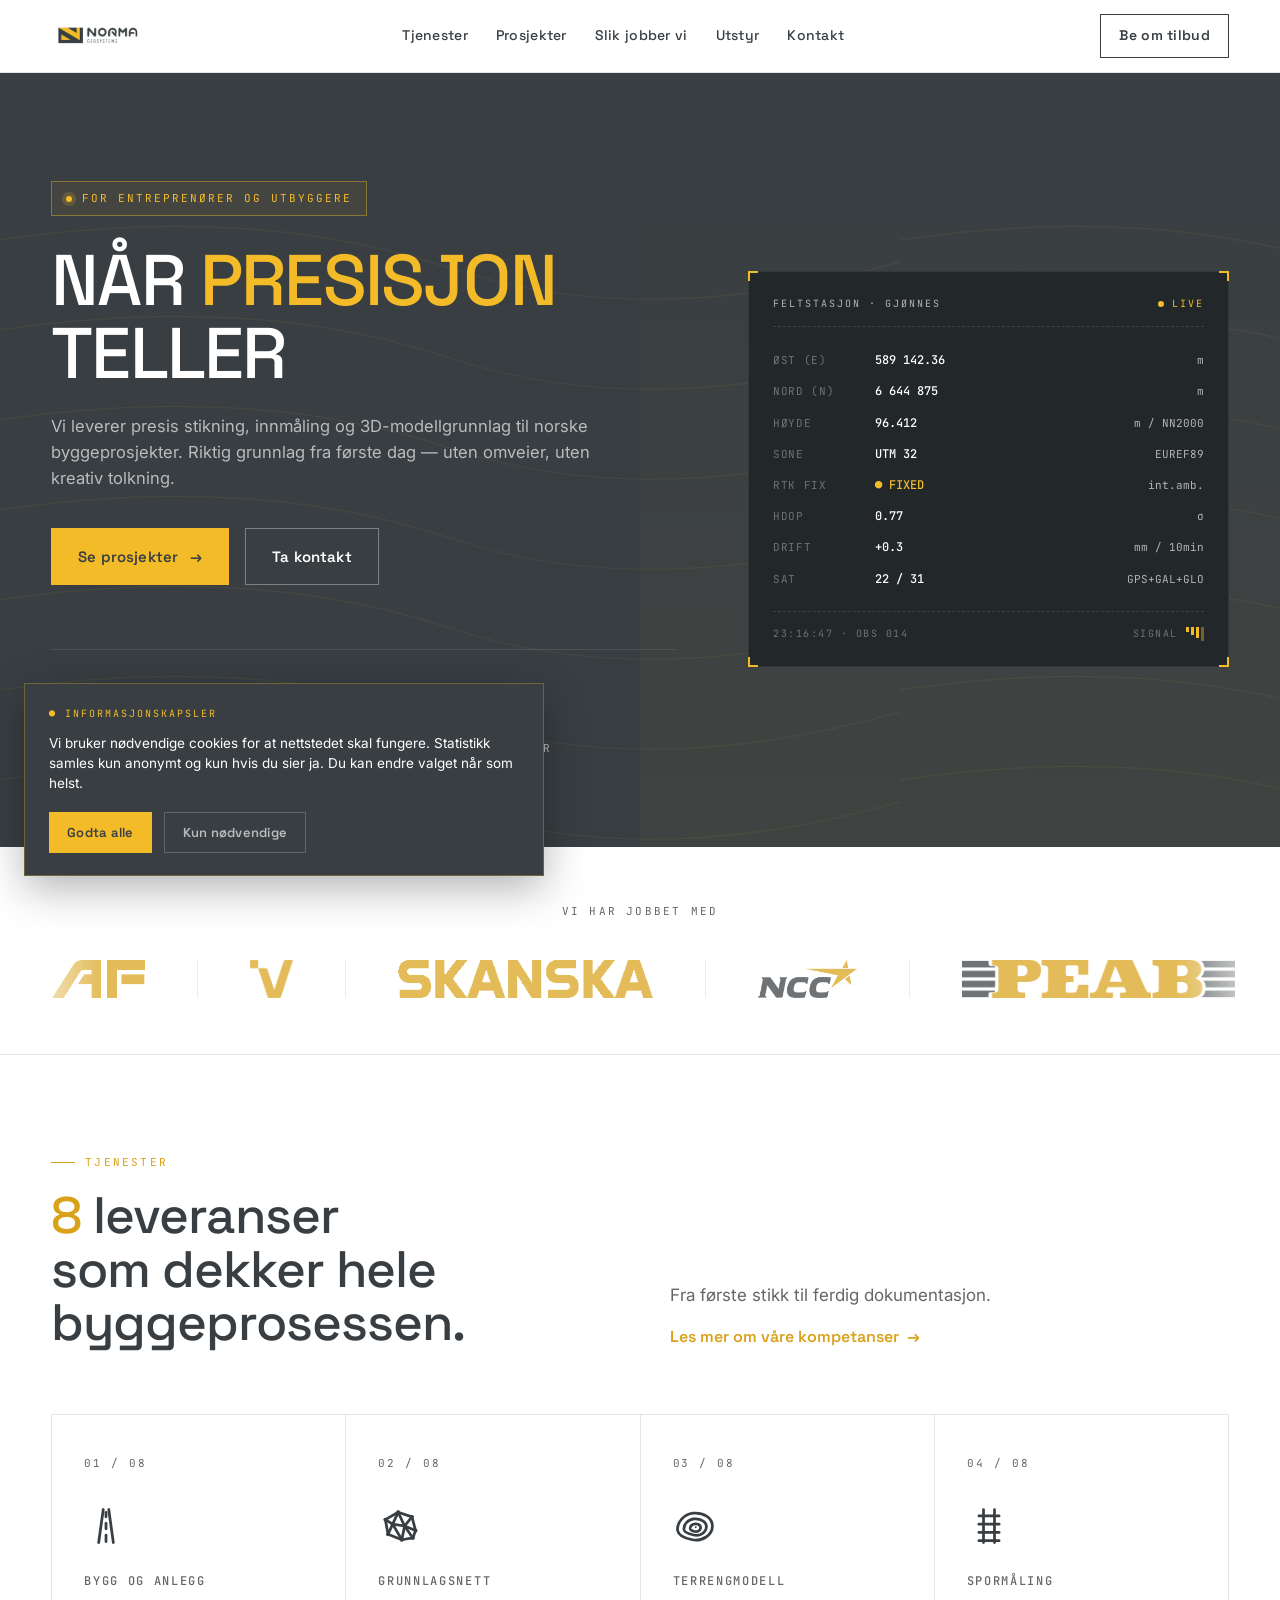
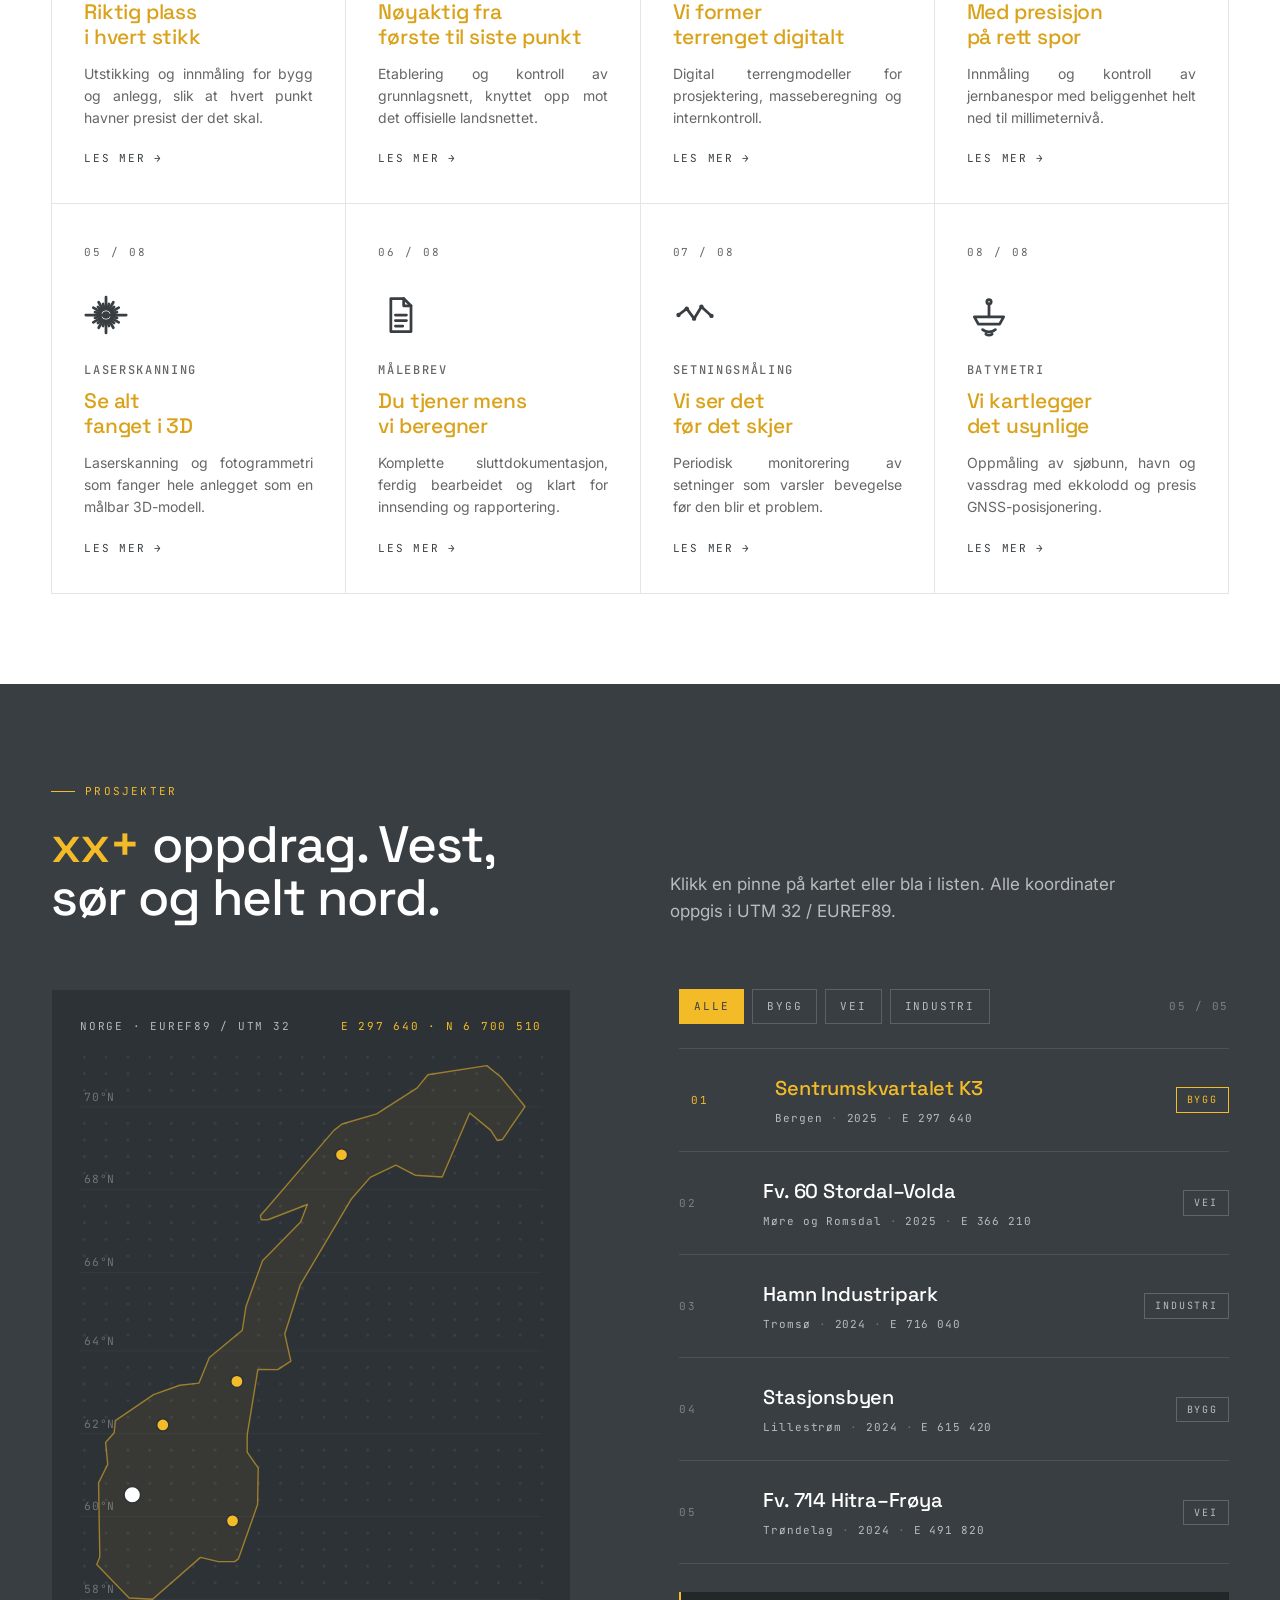
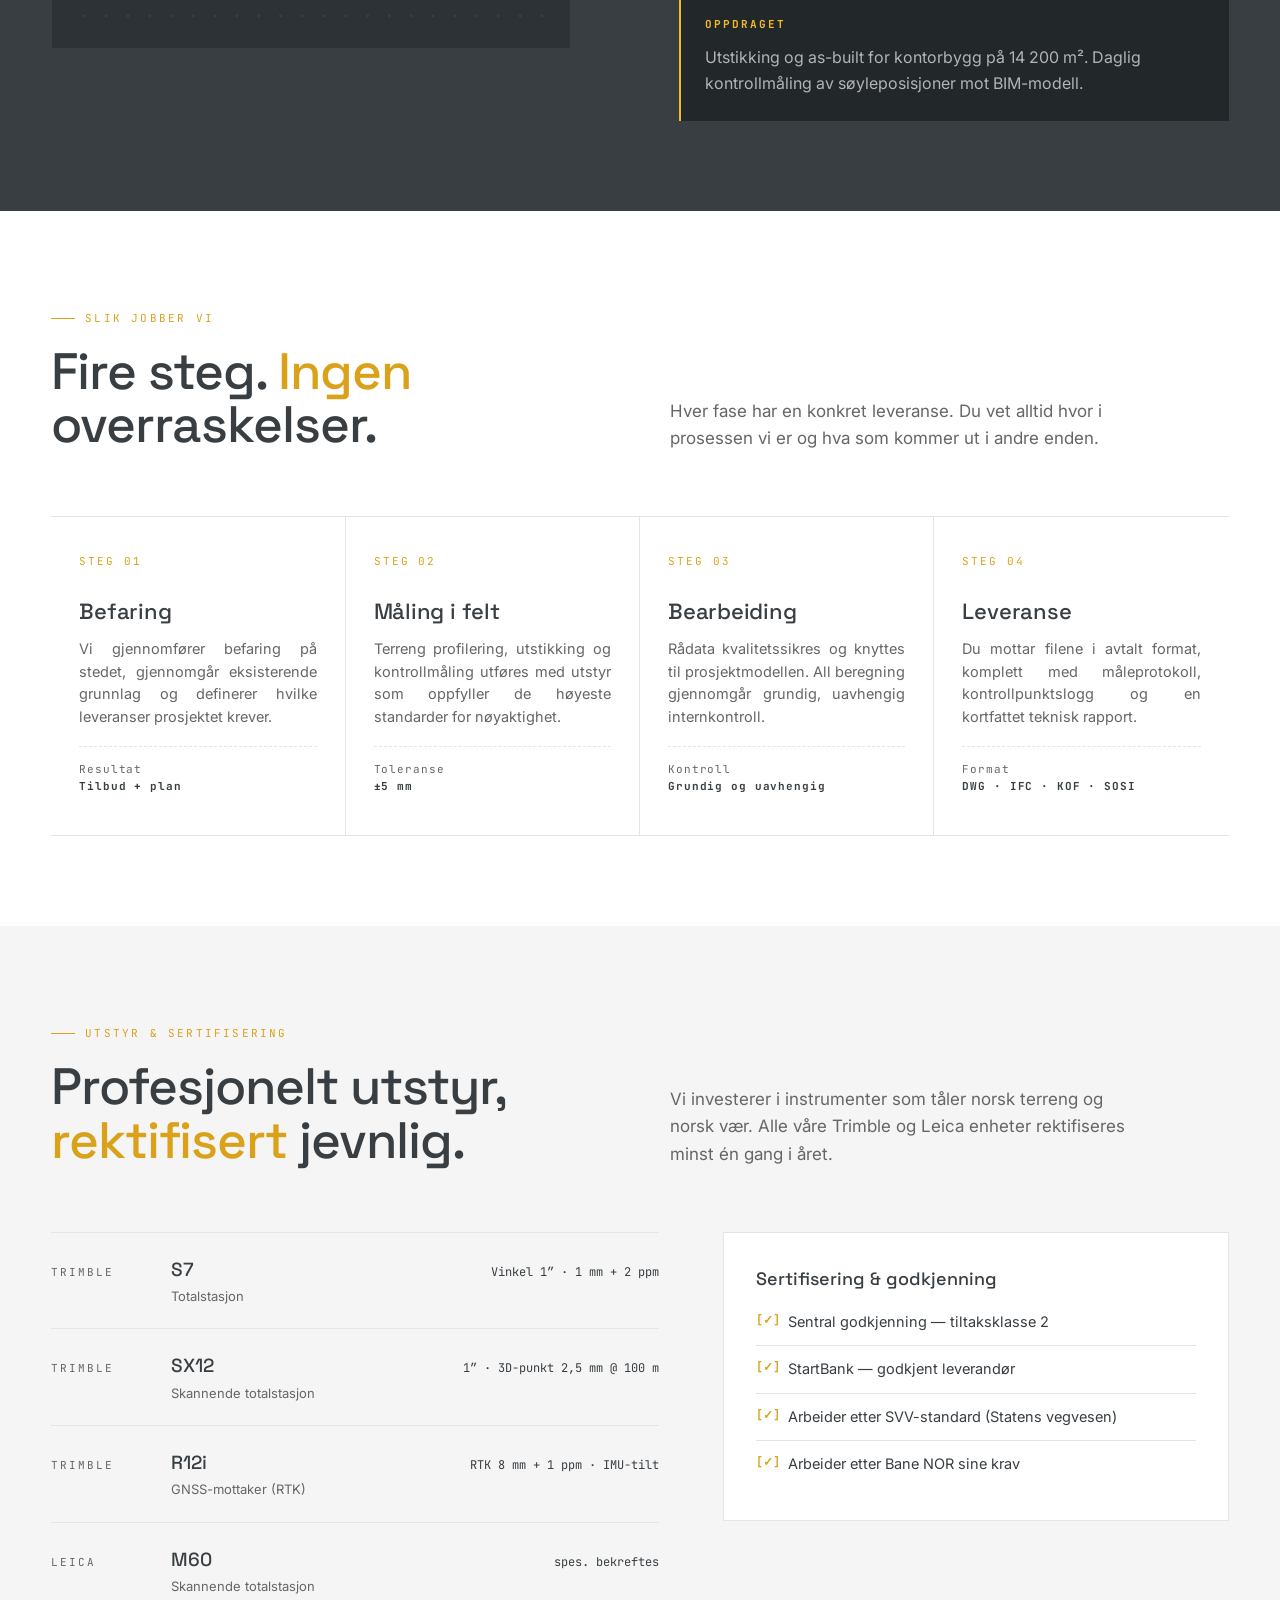
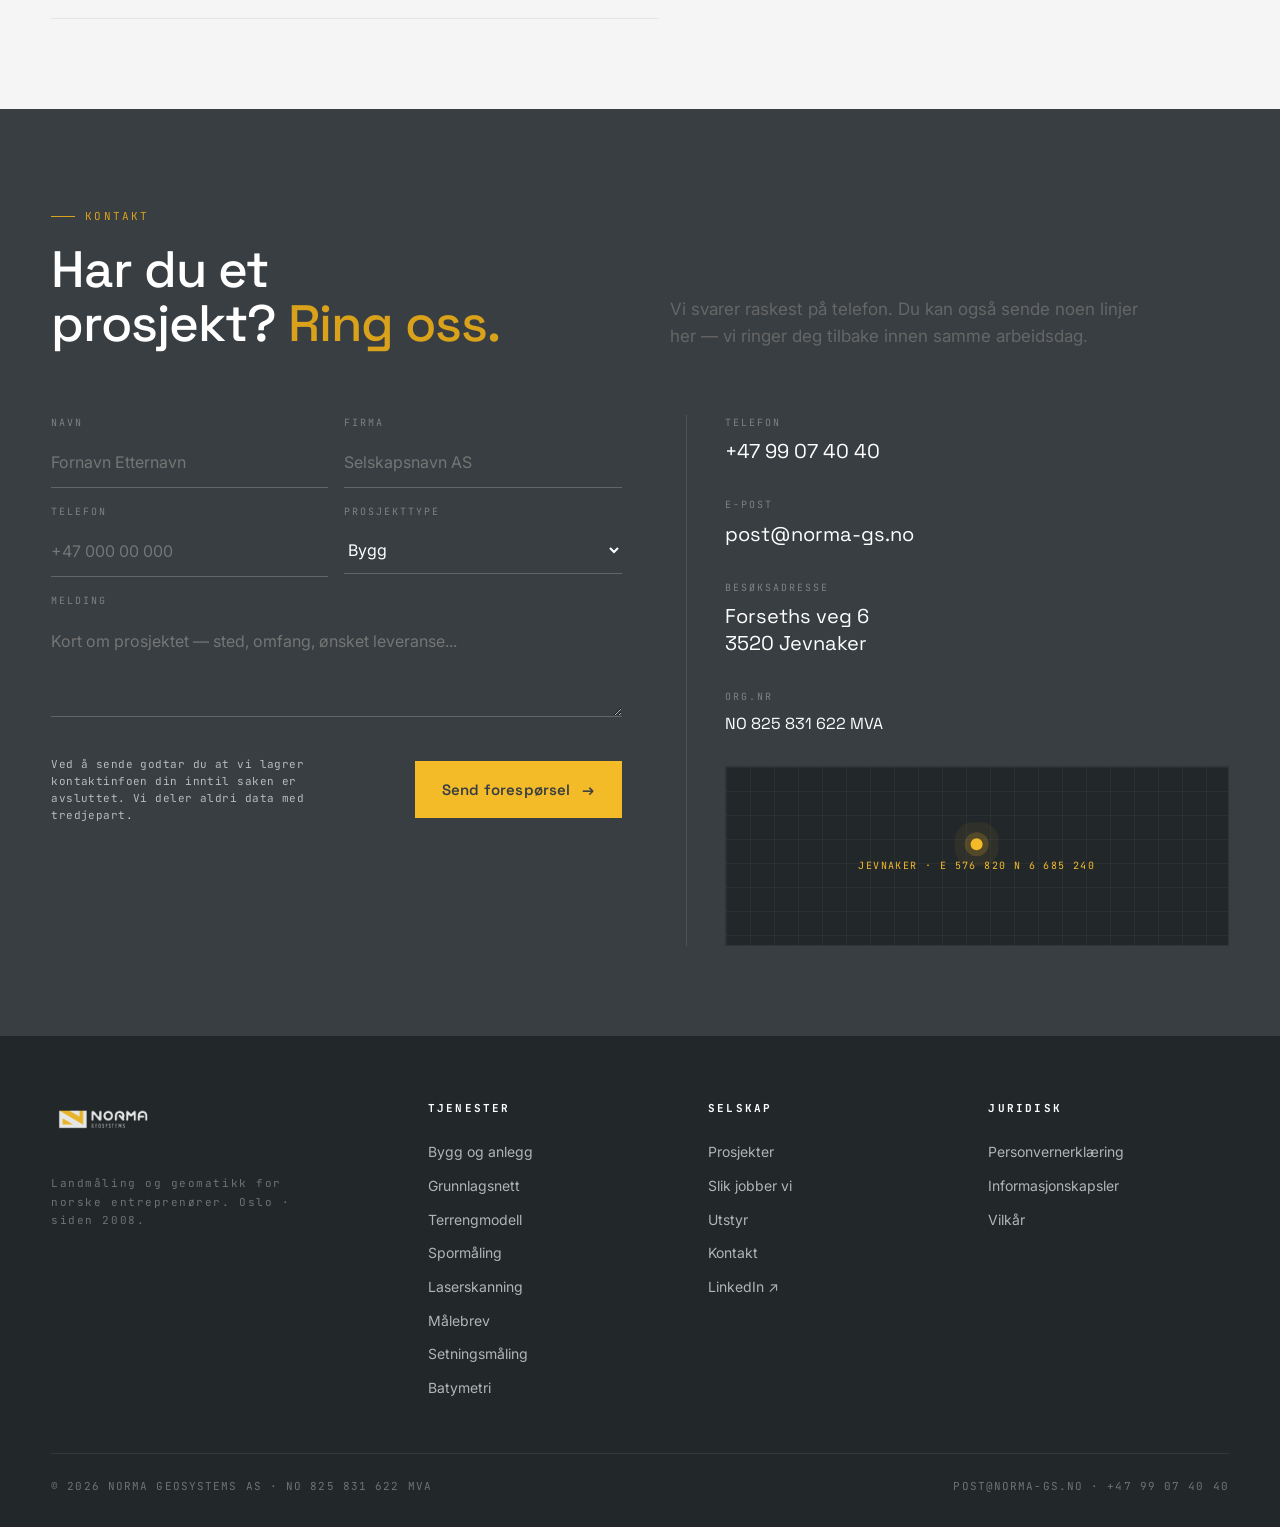
<file: project/index.html>
<!doctype html>
<html lang="no">
<head>
  <meta charset="utf-8">
  <meta name="viewport" content="width=device-width, initial-scale=1">
  <title>Norma Geosystems — Landmåling for entreprenører</title>
  <meta name="description" content="Norma Geosystems leverer presis landmåling, 3D-skanning og BIM-integrasjon for entreprenører og utbyggere i Norge. ±5mm nøyaktighet, leveranse på 48 timer.">
  <link rel="preconnect" href="https://fonts.googleapis.com">
  <link rel="preconnect" href="https://fonts.gstatic.com" crossorigin>
  <link href="https://fonts.googleapis.com/css2?family=Space+Grotesk:wght@400;500;600;700&family=Inter:wght@400;500;600&family=JetBrains+Mono:wght@400;500;600&display=swap" rel="stylesheet">
  <link rel="stylesheet" href="styles.css">
</head>
<body>

<nav class="nav">
  <div class="wrap nav-row">
    <a href="#top" class="nav-logo">
      <img src="assets/norma-logo.png" alt="Norma Geosystems">
    </a>
    <div class="nav-links">
      <a href="#tjenester">Tjenester</a>
      <a href="#prosjekter">Prosjekter</a>
      <a href="#prosess">Slik jobber vi</a>
      <a href="#utstyr">Utstyr</a>
      <a href="#kontakt">Kontakt</a>
    </div>
    <a href="#kontakt" class="nav-cta">Be om tilbud</a>
  </div>
</nav>

<header id="top" class="hero">
  <div class="hero-topo"></div>
  <div class="hero-corner"></div>
  <div class="wrap hero-inner">
    <div>
      <span class="badge">For entreprenører og utbyggere</span>
      <h1>NÅR <span class="accent">PRESISJON</span> TELLER</h1>
      <p class="hero-sub">Vi leverer presis stikning, innmåling og 3D-modellgrunnlag til norske byggeprosjekter. Riktig grunnlag fra første dag — uten omveier, uten kreativ tolkning.</p>
      <div class="hero-ctas">
        <a href="#prosjekter" class="btn btn-primary">Se prosjekter <span class="arr">→</span></a>
        <a href="#kontakt" class="btn btn-ghost-dark">Ta kontakt</a>
      </div>
      <div class="hero-stats">
        <div class="stat">
          <div class="num">±5<span style="font-size:22px;margin-left:4px">mm</span></div>
          <div class="lbl">Nøyaktighet</div>
        </div>
        <div class="stat">
          <div class="num">xx+</div>
          <div class="lbl">FORNØYE KUNDER</div>
        </div>
        <div class="stat">
          <div class="num">xx+</div>
          <div class="lbl">Prosjekter</div>
        </div>
      </div>
    </div>
    <div class="feltstasjon">
      <span class="fs-corner tl"></span><span class="fs-corner tr"></span>
      <span class="fs-corner bl"></span><span class="fs-corner br"></span>
      <div class="fs-head">
        <span class="ttl">Feltstasjon · Gjønnes</span>
        <span class="live"><span class="dot"></span>LIVE</span>
      </div>
      <div class="fs-row"><span class="k">ØST (E)</span><span class="v" id="fs-east">589 142.32</span><span class="u">m</span></div>
      <div class="fs-row"><span class="k">NORD (N)</span><span class="v" id="fs-north">6 644 873</span><span class="u">m</span></div>
      <div class="fs-row"><span class="k">HØYDE</span><span class="v">96.412</span><span class="u">m / NN2000</span></div>
      <div class="fs-row"><span class="k">SONE</span><span class="v">UTM 32</span><span class="u">EUREF89</span></div>
      <div class="fs-row"><span class="k">RTK FIX</span><span class="v" style="color:#F4BB29">● FIXED</span><span class="u">int.amb.</span></div>
      <div class="fs-row"><span class="k">HDOP</span><span class="v" id="fs-hdop">0.62</span><span class="u">σ</span></div>
      <div class="fs-row"><span class="k">DRIFT</span><span class="v" id="fs-drift">+0.0</span><span class="u">mm / 10min</span></div>
      <div class="fs-row"><span class="k">SAT</span><span class="v">22 / 31</span><span class="u">GPS+GAL+GLO</span></div>
      <div class="fs-foot">
        <span id="fs-time">00:00:00 · OBS 014</span>
        <span class="fs-bar">SIGNAL<span class="bars"><i></i><i></i><i></i><i></i></span></span>
      </div>
    </div>
  </div>
</header>

<section class="logobar">
  <div class="wrap">
    <div class="logobar-label">Vi har jobbet med</div>
  </div>
  <div class="marquee">
    <div class="marquee-track" id="marquee-track"></div>
  </div>
</section>

<section id="tjenester" class="section">
  <div class="wrap">
    <div class="sec-head fade-in">
      <div>
        <div class="eyebrow">Tjenester</div>
        <h2 class="sec-title"><span class="accent">8</span> leveranser som dekker hele byggeprosessen.</h2>
      </div>
      <p class="sec-lede">Fra første stikk til ferdig dokumentasjon.
        <a class="lede-link" href="tjenester.html">Les mer om våre kompetanser <span class="arr">→</span></a>
      </p>
    </div>
    <div class="svc-grid" id="svc-grid"></div>
  </div>
</section>

<section id="prosjekter" class="section dark">
  <div class="wrap">
    <div class="sec-head fade-in">
      <div>
        <div class="eyebrow">Prosjekter</div>
        <h2 class="sec-title"><span class="accent">xx+</span> oppdrag. Vest, sør og helt nord.</h2>
      </div>
      <p class="sec-lede">Klikk en pinne på kartet eller bla i listen. Alle koordinater oppgis i UTM 32 / EUREF89.</p>
    </div>
    <div class="proj-wrap">
      <div class="map-card">
        <div class="map-head">
          <span>NORGE · EUREF89 / UTM 32</span>
          <span class="coord" id="map-coord">—</span>
        </div>
        <div class="map-svg-wrap">
          <svg class="map-overlay" id="norway-svg" viewBox="-3 -3 106 130.02" preserveAspectRatio="xMidYMid meet"></svg>
        </div>
      </div>
      <div>
        <div class="proj-controls" id="proj-controls"></div>
        <div class="proj-list" id="proj-list"></div>
        <div class="proj-detail" id="proj-detail" style="display:none">
          <h5>Oppdraget</h5>
          <p id="proj-detail-text"></p>
        </div>
      </div>
    </div>
  </div>
</section>

<section id="prosess" class="section">
  <div class="wrap">
    <div class="sec-head fade-in">
      <div>
        <div class="eyebrow">Slik jobber vi</div>
        <h2 class="sec-title">Fire steg. <span class="accent">Ingen</span> overraskelser.</h2>
      </div>
      <p class="sec-lede">Hver fase har en konkret leveranse. Du vet alltid hvor i prosessen vi er og hva som kommer ut i andre enden.</p>
    </div>
    <div class="process-grid" id="process-grid"></div>
  </div>
</section>

<section id="utstyr" class="section gray">
  <div class="wrap">
    <div class="sec-head fade-in">
      <div>
        <div class="eyebrow">Utstyr &amp; sertifisering</div>
        <h2 class="sec-title">Profesjonelt utstyr, <span class="accent">rektifisert</span> jevnlig.</h2>
      </div>
      <p class="sec-lede">Vi investerer i instrumenter som tåler norsk terreng og norsk vær. Alle våre Trimble og Leica enheter rektifiseres minst én gang i året.</p>
    </div>
    <div class="equip-wrap">
      <div class="equip-list" id="equip-list"></div>
      <div class="cert-card">
        <h4>Sertifisering &amp; godkjenning</h4>
        <ul class="cert-list" id="cert-list"></ul>
      </div>
    </div>
  </div>
</section>

<section id="kontakt" class="section contact">
  <div class="wrap">
    <div class="sec-head fade-in">
      <div>
        <div class="eyebrow">Kontakt</div>
        <h2 class="sec-title">Har du et prosjekt? <span class="accent">Ring oss.</span></h2>
      </div>
      <p class="sec-lede">Vi svarer raskest på telefon. Du kan også sende noen linjer her — vi ringer deg tilbake innen samme arbeidsdag.</p>
    </div>
    <div class="contact-wrap">
      <form id="contact-form">
        <div id="form-sent" class="form-sent" style="display:none">● Takk! Vi tar kontakt innen 24 timer. — Norma</div>
        <div class="form-row">
          <div class="field">
            <label for="f-navn">Navn</label>
            <input id="f-navn" required placeholder="Fornavn Etternavn">
          </div>
          <div class="field">
            <label for="f-firma">Firma</label>
            <input id="f-firma" required placeholder="Selskapsnavn AS">
          </div>
        </div>
        <div class="form-row">
          <div class="field">
            <label for="f-tlf">Telefon</label>
            <input id="f-tlf" required type="tel" placeholder="+47 000 00 000">
          </div>
          <div class="field">
            <label for="f-type">Prosjekttype</label>
            <select id="f-type">
              <option>Bygg</option>
              <option>Vei / anlegg</option>
              <option>Industri</option>
              <option>Tomt / eiendom</option>
              <option>3D-skanning</option>
              <option>Annet</option>
            </select>
          </div>
        </div>
        <div class="field" style="margin-bottom:24px">
          <label for="f-msg">Melding</label>
          <textarea id="f-msg" placeholder="Kort om prosjektet — sted, omfang, ønsket leveranse..."></textarea>
        </div>
        <div class="form-foot">
          <p class="consent">Ved å sende godtar du at vi lagrer kontaktinfoen din inntil saken er avsluttet. Vi deler aldri data med tredjepart.</p>
          <button type="submit" class="btn btn-primary">Send forespørsel <span class="arr">→</span></button>
        </div>
      </form>
      <aside class="contact-info">
        <div class="info-block">
          <div class="lbl">Telefon</div>
          <div class="val"><a href="tel:+4799074040">+47 99 07 40 40</a></div>
        </div>
        <div class="info-block">
          <div class="lbl">E-post</div>
          <div class="val"><a href="mailto:post@norma-gs.no">post@norma-gs.no</a></div>
        </div>
        <div class="info-block">
          <div class="lbl">Besøksadresse</div>
          <div class="val">Forseths veg 6<br>3520 Jevnaker</div>
        </div>
        <div class="info-block">
          <div class="lbl">Org.nr</div>
          <div class="val mono" style="font-size:16px">NO 825 831 622 MVA</div>
        </div>
        <div class="minimap" aria-hidden="true">
          <div class="minimap-grid"></div>
          <div class="minimap-pin">
            <span class="dot"></span>
            <span>JEVNAKER · E 576 820 N 6 685 240</span>
          </div>
        </div>
      </aside>
    </div>
  </div>
</section>

<footer class="footer">
  <div class="wrap">
    <div class="foot-grid">
      <div class="foot-logo">
        <img src="assets/norma-logo-light.png" alt="Norma Geosystems">
        <p class="foot-tag">Landmåling og geomatikk for norske entreprenører. Oslo · siden 2008.</p>
      </div>
      <div class="foot-col">
        <h5>Tjenester</h5>
        <ul id="foot-services"></ul>
      </div>
      <div class="foot-col">
        <h5>Selskap</h5>
        <ul>
          <li><a href="#prosjekter">Prosjekter</a></li>
          <li><a href="#prosess">Slik jobber vi</a></li>
          <li><a href="#utstyr">Utstyr</a></li>
          <li><a href="#kontakt">Kontakt</a></li>
          <li><a href="https://www.linkedin.com/company/norma-geosystems/" target="_blank" rel="noopener noreferrer">LinkedIn ↗</a></li>
        </ul>
      </div>
      <div class="foot-col">
        <h5>Juridisk</h5>
        <ul>
          <li><a href="juridisk/personvern.html">Personvernerklæring</a></li>
          <li><a href="juridisk/informasjonskapsler.html">Informasjonskapsler</a></li>
          <li><a href="juridisk/vilkar.html">Vilkår</a></li>
        </ul>
      </div>
    </div>
    <div class="foot-bottom">
      <span>© 2026 NORMA GEOSYSTEMS AS · NO 825 831 622 MVA</span>
      <span>POST@NORMA-GS.NO · +47 99 07 40 40</span>
    </div>
  </div>
</footer>

<div class="cookie" id="cookie-banner" style="display:none" role="dialog" aria-label="Cookie notice">
  <div class="ck-head">● Informasjonskapsler</div>
  <p style="margin:0">Vi bruker nødvendige cookies for at nettstedet skal fungere. Statistikk samles kun anonymt og kun hvis du sier ja. Du kan endre valget når som helst.</p>
  <div class="ck-actions">
    <button class="ck-btn primary" id="ck-all">Godta alle</button>
    <button class="ck-btn ghost" id="ck-necessary">Kun nødvendige</button>
  </div>
</div>

<script>
// ── DATA ──────────────────────────────────────────────────────────────────────

const NORWAY_D = "M90.34 0.56 L93.56 3.15 L99.09 9.94 L93.91 17.51 L92.72 17.72 L91.25 15.41 L86.41 11.41 L80.11 26.12 L73.88 25.70 L69.47 23.39 L63.59 26.19 L59.31 31.09 L47.55 50.84 L43.98 62.11 L45.38 68.35 L42.37 70.31 L37.82 70.24 L35.36 85.29 L35.36 89.22 L37.89 92.86 L37.75 101.26 L33.33 113.73 L32.49 114.36 L28.71 114.36 L24.65 113.38 L13.66 122.97 L8.26 122.69 L0.84 114.99 L1.54 113.31 L1.26 96.29 L3.36 92.02 L2.87 87.04 L4.83 84.80 L5.11 82.00 L13.87 76.05 L19.89 73.88 L24.30 73.39 L26.68 67.51 L34.24 61.27 L35.08 55.81 L38.87 45.31 L47.62 36.41 L49.16 32.42 L40.13 35.92 L38.59 35.92 L38.38 35.01 L55.25 15.41 L57.14 13.94 L65.06 11.62 L74.37 5.67 L76.82 2.66 Z";

const SERVICES = [
  { n:"01", slug:"bygg-anlegg",   icon:"road",    name:"Bygg og anlegg",  slogan:["Riktig plass","i hvert stikk"],           desc:"Utstikking og innmåling for bygg og anlegg, slik at hvert punkt havner presist der det skal." },
  { n:"02", slug:"grunnlagsnett", icon:"net",     name:"Grunnlagsnett",   slogan:["Nøyaktig fra","første til siste punkt"],  desc:"Etablering og kontroll av grunnlagsnett, knyttet opp mot det offisielle landsnettet." },
  { n:"03", slug:"terrengmodell", icon:"contour", name:"Terrengmodell",   slogan:["Vi former","terrenget digitalt"],         desc:"Digital terrengmodeller for prosjektering, masseberegning og internkontroll." },
  { n:"04", slug:"spormaling",    icon:"rail",    name:"Spormåling",      slogan:["Med presisjon","på rett spor"],          desc:"Innmåling og kontroll av jernbanespor med beliggenhet helt ned til millimeternivå." },
  { n:"05", slug:"laserskanning", icon:"laser",   name:"Laserskanning",   slogan:["Se alt","fanget i 3D"],                  desc:"Laserskanning og fotogrammetri som fanger hele anlegget som en målbar 3D-modell." },
  { n:"06", slug:"malebrev",      icon:"doc",     name:"Målebrev",        slogan:["Du tjener mens","vi beregner"],          desc:"Komplette sluttdokumentasjon, ferdig bearbeidet og klart for innsending og rapportering." },
  { n:"07", slug:"setningsmaling",icon:"settle",  name:"Setningsmåling",  slogan:["Vi ser det","før det skjer"],            desc:"Periodisk monitorering av setninger som varsler bevegelse før den blir et problem." },
  { n:"08", slug:"batymetri",     icon:"boat",    name:"Batymetri",       slogan:["Vi kartlegger","det usynlige"],          desc:"Oppmåling av sjøbunn, havn og vassdrag med ekkolodd og presis GNSS-posisjonering." },
];

const CLIENTS = [
  { name:"AF Gruppen",           slug:"af-gruppen",       url:"https://afgruppen.no" },
  { name:"Veidekke",             slug:"veidekke",         url:"https://veidekke.no" },
  { name:"Skanska",              slug:"skanska",          url:"https://www.skanska.no" },
  { name:"NCC",                  slug:"ncc",              url:"https://www.ncc.no" },
  { name:"Peab",                 slug:"peab",             url:"https://peab.no" },
  { name:"Implenia Norge",       slug:"implenia",         url:"https://implenia.com" },
  { name:"Mesta",                slug:"mesta",            url:"https://mesta.no" },
  { name:"OHLA Norge",           slug:"ohla",             url:"https://ohla-group.com" },
  { name:"Isachsen Anlegg",      slug:"isachsen",         url:"https://isachsen.no" },
  { name:"LNS",                  slug:"lns",              url:"https://www.lns.no" },
  { name:"HAB Construction",     slug:"hab",              url:"https://www.hab.no" },
  { name:"Marthinsen & Duvholt", slug:"marthinsen-duvholt",url:"https://www.md.no" },
  { name:"Anlegg Øst Entreprenør",slug:"anlegg-ost",      url:"https://anleggost.no" },
  { name:"Vassbakk & Støl",      slug:"vassbakk-stol",   url:"https://www.vsas.no" },
];

const PROJECTS = [
  { id:"p01", title:"Sentrumskvartalet K3", region:"Bergen",          year:"2025", cat:"Bygg",    desc:"Utstikking og as-built for kontorbygg på 14 200 m². Daglig kontrollmåling av søyleposisjoner mot BIM-modell.",          E:"297 640", N:"6 700 510", pos:{x:9,  y:99}  },
  { id:"p02", title:"Fv. 60 Stordal–Volda", region:"Møre og Romsdal",year:"2025", cat:"Vei",     desc:"Stikning av veitrasé over 6,2 km med tre tunnelpåhugg. Levert KOF-filer til entreprenørens maskinstyring.",            E:"366 210", N:"6 900 080", pos:{x:16, y:83}  },
  { id:"p03", title:"Hamn Industripark",    region:"Tromsø",          year:"2024", cat:"Industri",desc:"Volumberegning av massedeponi og kvartalsvis dronefotogrammetri. Terrengmodell levert i LandXML.",                     E:"716 040", N:"7 725 300", pos:{x:57, y:21}  },
  { id:"p04", title:"Stasjonsbyen",         region:"Lillestrøm",      year:"2024", cat:"Bygg",    desc:"Eiendomsmåling og situasjonsplan for boligfelt med 280 enheter. Innmåling av infrastruktur før overlevering.",          E:"615 420", N:"6 646 110", pos:{x:32, y:105} },
  { id:"p05", title:"Fv. 714 Hitra–Frøya", region:"Trøndelag",       year:"2024", cat:"Vei",     desc:"Laserskanning av eksisterende vegfundament før reasfaltering. Punktsky integrert mot fagmodell.",                       E:"491 820", N:"7 058 040", pos:{x:33, y:73}  },
];

const PROCESS = [
  { n:"01", title:"Befaring",     desc:"Vi gjennomfører befaring på stedet, gjennomgår eksisterende grunnlag og definerer hvilke leveranser prosjektet krever.",                            out:{lbl:"Resultat", val:"Tilbud + plan"} },
  { n:"02", title:"Måling i felt",desc:"Terreng profilering, utstikking og kontrollmåling utføres med utstyr som oppfyller de høyeste standarder for nøyaktighet.",                       out:{lbl:"Toleranse", val:"±5 mm"} },
  { n:"03", title:"Bearbeiding",  desc:"Rådata kvalitetssikres og knyttes til prosjektmodellen. All beregning gjennomgår grundig, uavhengig internkontroll.",                             out:{lbl:"Kontroll", val:"Grundig og uavhengig"} },
  { n:"04", title:"Leveranse",    desc:"Du mottar filene i avtalt format, komplett med måleprotokoll, kontrollpunktslogg og en kortfattet teknisk rapport.",                              out:{lbl:"Format", val:"DWG · IFC · KOF · SOSI"} },
];

const EQUIPMENT = [
  { brand:"Trimble", model:"S7",   type:"Totalstasjon",            spec:"Vinkel 1″ · 1 mm + 2 ppm" },
  { brand:"Trimble", model:"SX12", type:"Skannende totalstasjon",  spec:"1″ · 3D-punkt 2,5 mm @ 100 m" },
  { brand:"Trimble", model:"R12i", type:"GNSS-mottaker (RTK)",     spec:"RTK 8 mm + 1 ppm · IMU-tilt" },
  { brand:"Leica",   model:"M60",  type:"Skannende totalstasjon",  spec:"spes. bekreftes" },
];

const CERTS = [
  "Sentral godkjenning — tiltaksklasse 2",
  "StartBank — godkjent leverandør",
  "Arbeider etter SVV-standard (Statens vegvesen)",
  "Arbeider etter Bane NOR sine krav",
];

// ── SVG ICONS ─────────────────────────────────────────────────────────────────

const ICON_PATHS = {
  road: `<path d="M8 21 L10.5 3"/><path d="M16 21 L13.5 3"/><path d="M12 4.5v2.5"/><path d="M12 10.5v3"/><path d="M12 17v3.5"/>`,

  net: (()=>{
    const pts={a:[4,8.5],b:[11,4.5],c:[18.5,7],d:[20.5,14.5],e:[14.5,12],f:[8,11],g:[5.5,16.5],h:[13,19.5],i:[19,18.5]};
    const edges=["a,b","b,c","a,f","b,f","b,e","c,e","c,d","e,d","a,g","f,g","f,e","f,h","g,h","e,h","e,i","d,i","h,i"];
    return edges.map(e=>{const[p,q]=e.split(",");return`<line x1="${pts[p][0]}" y1="${pts[p][1]}" x2="${pts[q][0]}" y2="${pts[q][1]}"/>`;}).join("")+
           Object.values(pts).map(([x,y])=>`<circle cx="${x}" cy="${y}" r="1.05" fill="currentColor" stroke="none"/>`).join("");
  })(),

  contour: `<path d="M2.5 14.5 C2 10 6 5.5 11 5 C16.5 4.5 21.5 7.5 21.5 12 C21.5 17 16 20.5 10.5 19.5 C6 18.7 3 17 2.5 14.5 Z"/>
            <path d="M6 14 C5.7 11 8.3 8.3 11.6 8.1 C15.2 7.9 18.3 9.8 18.2 12.4 C18.1 15.6 14.8 17.6 11.3 16.9 C8.4 16.3 6.2 15.5 6 14 Z"/>
            <path d="M9.4 13.6 C9.2 11.9 10.7 10.7 12.5 10.8 C14.3 10.9 15.3 12 15 13.4 C14.7 14.9 12.9 15.4 11.4 14.9 C10.3 14.5 9.5 14.3 9.4 13.6 Z"/>
            <circle cx="12.4" cy="12.7" r="0.5" fill="currentColor" stroke="none"/>`,

  rail: `<path d="M9 3 L9 21"/><path d="M15 3 L15 21"/><path d="M6.5 6.5h11"/><path d="M6.5 11h11"/><path d="M6.5 15.5h11"/><path d="M6.5 20h11"/>`,

  laser: (()=>{
    const cx=12,cy=12,inner=3.2;
    let s=`<line x1="1" y1="12" x2="23" y2="12"/>`;
    for(let a=0;a<360;a+=15){
      if(a===0||a===180)continue;
      const outer=a===90||a===270?9.8:a%30===0?8.0:6.2;
      const rad=a*Math.PI/180;
      s+=`<line x1="${(cx+inner*Math.cos(rad)).toFixed(2)}" y1="${(cy+inner*Math.sin(rad)).toFixed(2)}" x2="${(cx+outer*Math.cos(rad)).toFixed(2)}" y2="${(cy+outer*Math.sin(rad)).toFixed(2)}"/>`;
    }
    return s+`<circle cx="12" cy="12" r="2.1" fill="currentColor" stroke="none"/>`;
  })(),

  doc: `<path d="M7 3h7l4 4v14H7z"/><path d="M14 3v4h4"/><path d="M9.5 12h6"/><path d="M9.5 15h6"/><path d="M9.5 18h4"/>`,

  settle: `<path d="M3 12 L7.5 8.5 L11.5 14 L15.5 7.5 L21 12.5"/>`+
          [[3,12],[7.5,8.5],[11.5,14],[15.5,7.5],[21,12.5]].map(([x,y])=>`<circle cx="${x}" cy="${y}" r="1.2" fill="currentColor" stroke="none"/>`).join(""),

  boat: `<path d="M4 13h16l-2.2 4H6.2z"/><path d="M12 13V6"/><circle cx="12" cy="4.8" r="1.2"/><path d="M8.5 20c2 1.6 5 1.6 7 0"/><path d="M10.3 22.4c.9.7 2.5.7 3.4 0"/>`,
};

function iconSvg(key) {
  return `<svg viewBox="0 0 24 24" fill="none" stroke="currentColor" stroke-width="1.5" stroke-linecap="round" stroke-linejoin="round">${ICON_PATHS[key]}</svg>`;
}

// ── MAP DATA ──────────────────────────────────────────────────────────────────

const LAT_LINES = [
  {y:10,l:"70°N"},{y:29,l:"68°N"},{y:48,l:"66°N"},
  {y:66,l:"64°N"},{y:85,l:"62°N"},{y:104,l:"60°N"},{y:123,l:"58°N"},
];

const DOT_XS = [];
for(let x=-2;x<=103;x+=5) DOT_XS.push(x);

const DOT_YS = (()=>{
  const ys=LAT_LINES.map(d=>d.y), rows=[];
  for(let i=0;i<ys.length-1;i++){
    const a=ys[i],b=ys[i+1];
    for(let k=1;k<=4;k++) rows.push(+(a+(b-a)*k/5).toFixed(2));
  }
  const step=(ys[1]-ys[0])/5;
  for(let y=ys[0]-step;y>-4;y-=step) rows.push(+y.toFixed(2));
  for(let y=ys[ys.length-1]+step;y<128;y+=step) rows.push(+y.toFixed(2));
  return rows;
})();

// ── STATE ─────────────────────────────────────────────────────────────────────

let currentFilter = "Alle";
let activeId = PROJECTS[0].id;

function filtered() {
  return currentFilter === "Alle" ? PROJECTS : PROJECTS.filter(p => p.cat === currentFilter);
}

// ── FELTSTASJON LIVE ──────────────────────────────────────────────────────────

let fsT = 0;
function tickFeltstasjon() {
  fsT++;
  const eMm  = Math.round(32 + Math.sin(fsT * 0.9) * 4);
  const nMm  = Math.round(873 + Math.cos(fsT * 0.6) * 5);
  const hdop = (0.6 + Math.abs(Math.sin(fsT * 0.5)) * 0.2).toFixed(2);
  const drift = (Math.sin(fsT * 0.7) * 0.3).toFixed(1);
  const time  = new Date().toLocaleTimeString("nb-NO",{hour:"2-digit",minute:"2-digit",second:"2-digit"});
  document.getElementById("fs-east").textContent  = `589 142.${eMm}`;
  document.getElementById("fs-north").textContent = `6 644 ${nMm}`;
  document.getElementById("fs-hdop").textContent  = hdop;
  document.getElementById("fs-drift").textContent = (parseFloat(drift) > 0 ? "+" : "") + drift;
  document.getElementById("fs-time").textContent  = `${time} · OBS 014`;
}

// ── NORWAY MAP ────────────────────────────────────────────────────────────────

function buildMap() {
  const svg = document.getElementById("norway-svg");
  let h = "";

  // Latitude lines
  h += `<g class="map-lat">`;
  LAT_LINES.forEach(({y,l}) => {
    h += `<g><line x1="-3" y1="${y}" x2="103" y2="${y}"/><text class="lat-label" x="-2" y="${y-1.4}">${l}</text></g>`;
  });
  h += `</g>`;

  // Dot grid
  h += `<g class="map-dots-g">`;
  DOT_YS.forEach(y => DOT_XS.forEach(x => { h += `<circle cx="${x}" cy="${y}" r="0.38"/>`; }));
  h += `</g>`;

  // Norway outline
  h += `<path class="norway-shape" d="${NORWAY_D}"/>`;

  // Project pins
  h += `<g id="map-pins">`;
  PROJECTS.forEach(p => {
    h += `<g class="pin" data-id="${p.id}" transform="translate(${p.pos.x},${p.pos.y})">
      <circle class="pin-hit" cx="0" cy="0" r="4"/>
      <circle class="pin-dot" cx="0" cy="0" r="1.4"/>
    </g>`;
  });
  h += `</g>`;

  svg.innerHTML = h;

  svg.querySelectorAll(".pin").forEach(pin => {
    pin.addEventListener("click", () => setActive(pin.dataset.id));
  });
}

function refreshPins() {
  const vis = new Set(filtered().map(p => p.id));
  document.querySelectorAll(".pin").forEach(pin => {
    const id = pin.dataset.id;
    const isActive = id === activeId;
    const inView  = vis.has(id);
    pin.style.display = inView ? "" : "none";
    const dot  = pin.querySelector(".pin-dot");
    let ring   = pin.querySelector(".pin-ring");
    if(isActive && inView) {
      if(!ring) {
        ring = document.createElementNS("http://www.w3.org/2000/svg","circle");
        ring.setAttribute("class","pin-ring"); ring.setAttribute("cx","0"); ring.setAttribute("cy","0"); ring.setAttribute("r","1.6");
        pin.insertBefore(ring, pin.firstChild);
      }
      dot.setAttribute("r","1.9"); pin.classList.add("active");
    } else {
      if(ring) ring.remove();
      dot.setAttribute("r","1.4"); pin.classList.remove("active");
    }
  });
  const p = PROJECTS.find(p => p.id === activeId);
  document.getElementById("map-coord").textContent = p ? `E ${p.E} · N ${p.N}` : "—";
}

// ── PROJECTS PANEL ────────────────────────────────────────────────────────────

function renderProjects() {
  const list = filtered();
  if(!list.find(p => p.id === activeId)) activeId = list[0]?.id;

  // Filter buttons
  document.querySelectorAll(".filter-btn").forEach(btn => {
    btn.classList.toggle("active", btn.dataset.f === currentFilter);
  });
  document.querySelector(".filter-count").textContent =
    `${String(list.length).padStart(2,"0")} / ${String(PROJECTS.length).padStart(2,"0")}`;

  // Project cards
  document.getElementById("proj-list").innerHTML = list.map((p,i) => `
    <div class="proj-card${p.id===activeId?" active":""}" data-id="${p.id}">
      <div class="idx">${String(i+1).padStart(2,"0")}</div>
      <div>
        <h4>${p.title}</h4>
        <div class="meta">${p.region}<span class="sep">·</span>${p.year}<span class="sep">·</span>E ${p.E}</div>
      </div>
      <div class="tag">${p.cat}</div>
    </div>
  `).join("");

  document.querySelectorAll("#proj-list .proj-card").forEach(card => {
    card.addEventListener("click", () => setActive(card.dataset.id));
  });

  // Detail
  const active = PROJECTS.find(p => p.id === activeId);
  const det = document.getElementById("proj-detail");
  if(active) {
    det.style.display = "";
    document.getElementById("proj-detail-text").textContent = active.desc;
  } else {
    det.style.display = "none";
  }

  refreshPins();
}

function setActive(id) {
  activeId = id;
  renderProjects();
}

// ── INIT ──────────────────────────────────────────────────────────────────────

document.addEventListener("DOMContentLoaded", () => {

  // Feltstasjon
  tickFeltstasjon();
  setInterval(tickFeltstasjon, 1400);

  // Marquee
  const row = [...CLIENTS, ...CLIENTS];
  document.getElementById("marquee-track").innerHTML = row.map(c =>
    `<a class="client-logo" href="${c.url}" target="_blank" rel="noopener noreferrer" title="${c.name}" aria-label="${c.name}">
      <img src="assets/clients/${c.slug}.png" alt="${c.name}">
    </a>`
  ).join("");

  // Services grid
  document.getElementById("svc-grid").innerHTML = SERVICES.map(s =>
    `<a class="svc" href="tjenester.html#${s.slug}">
      <div class="svc-num">${s.n} / 08</div>
      <div class="svc-icon">${iconSvg(s.icon)}</div>
      <h3 class="svc-title">${s.name}</h3>
      <div class="svc-slogan">${s.slogan[0]}<br>${s.slogan[1]}</div>
      <p class="svc-desc">${s.desc}</p>
      <span class="svc-link">Les mer <span class="arr">→</span></span>
    </a>`
  ).join("");

  // Norway map
  buildMap();

  // Project filter controls
  const filters = ["Alle","Bygg","Vei","Industri"];
  document.getElementById("proj-controls").innerHTML =
    filters.map(f => `<button class="filter filter-btn${f===currentFilter?" active":""}" data-f="${f}">${f}</button>`).join("") +
    `<span class="filter-count">${String(PROJECTS.length).padStart(2,"0")} / ${String(PROJECTS.length).padStart(2,"0")}</span>`;

  document.querySelectorAll(".filter-btn").forEach(btn => {
    btn.addEventListener("click", () => { currentFilter = btn.dataset.f; renderProjects(); });
  });

  renderProjects();

  // Process steps
  document.getElementById("process-grid").innerHTML = PROCESS.map(s =>
    `<div class="step">
      <div class="step-num">STEG ${s.n}</div>
      <h4>${s.title}</h4>
      <p>${s.desc}</p>
      <div class="step-out">
        <span class="lbl">${s.out.lbl}</span><br>
        <strong>${s.out.val}</strong>
      </div>
    </div>`
  ).join("");

  // Equipment
  document.getElementById("equip-list").innerHTML = EQUIPMENT.map(e =>
    `<div class="equip-row">
      <div class="brand">${e.brand}</div>
      <div class="model">${e.model}<span class="etype">${e.type}</span></div>
      <div class="spec">${e.spec}</div>
    </div>`
  ).join("");

  // Certifications
  document.getElementById("cert-list").innerHTML = CERTS.map(c =>
    `<li><span class="tick">[✓]</span><span>${c}</span></li>`
  ).join("");

  // Footer services
  document.getElementById("foot-services").innerHTML = SERVICES.map(s =>
    `<li><a href="tjenester.html#${s.slug}">${s.name}</a></li>`
  ).join("");

  // Contact form
  document.getElementById("contact-form").addEventListener("submit", e => {
    e.preventDefault();
    const sent = document.getElementById("form-sent");
    sent.style.display = "";
    e.target.reset();
    setTimeout(() => { sent.style.display = "none"; }, 5000);
  });

  // Cookie banner
  if(!localStorage.getItem("norma-cookie")) {
    setTimeout(() => { document.getElementById("cookie-banner").style.display = ""; }, 1200);
  }
  document.getElementById("ck-all").addEventListener("click",      () => dismissCookie("all"));
  document.getElementById("ck-necessary").addEventListener("click", () => dismissCookie("necessary"));

  // Fade-in on scroll
  const io = new IntersectionObserver(entries => {
    entries.forEach(e => { if(e.isIntersecting) e.target.classList.add("in"); });
  }, { threshold: 0.12 });
  document.querySelectorAll(".fade-in").forEach(el => io.observe(el));

  // Hash jump — for arriving from tjenester.html#kontakt etc.
  const NAV = 84;
  const jumpTo = hash => {
    if(!hash || hash==="#" || hash==="#top") return;
    const el = document.getElementById(hash.replace(/^#/,""));
    if(!el) return;
    window.scrollTo({ top: el.getBoundingClientRect().top + window.pageYOffset - NAV, behavior:"auto" });
  };
  requestAnimationFrame(() => jumpTo(window.location.hash));
  if(document.readyState==="complete") setTimeout(() => jumpTo(window.location.hash), 60);
  else window.addEventListener("load", () => jumpTo(window.location.hash));
});

function dismissCookie(val) {
  localStorage.setItem("norma-cookie", val);
  document.getElementById("cookie-banner").style.display = "none";
}
</script>
</body>
</html>
</file>
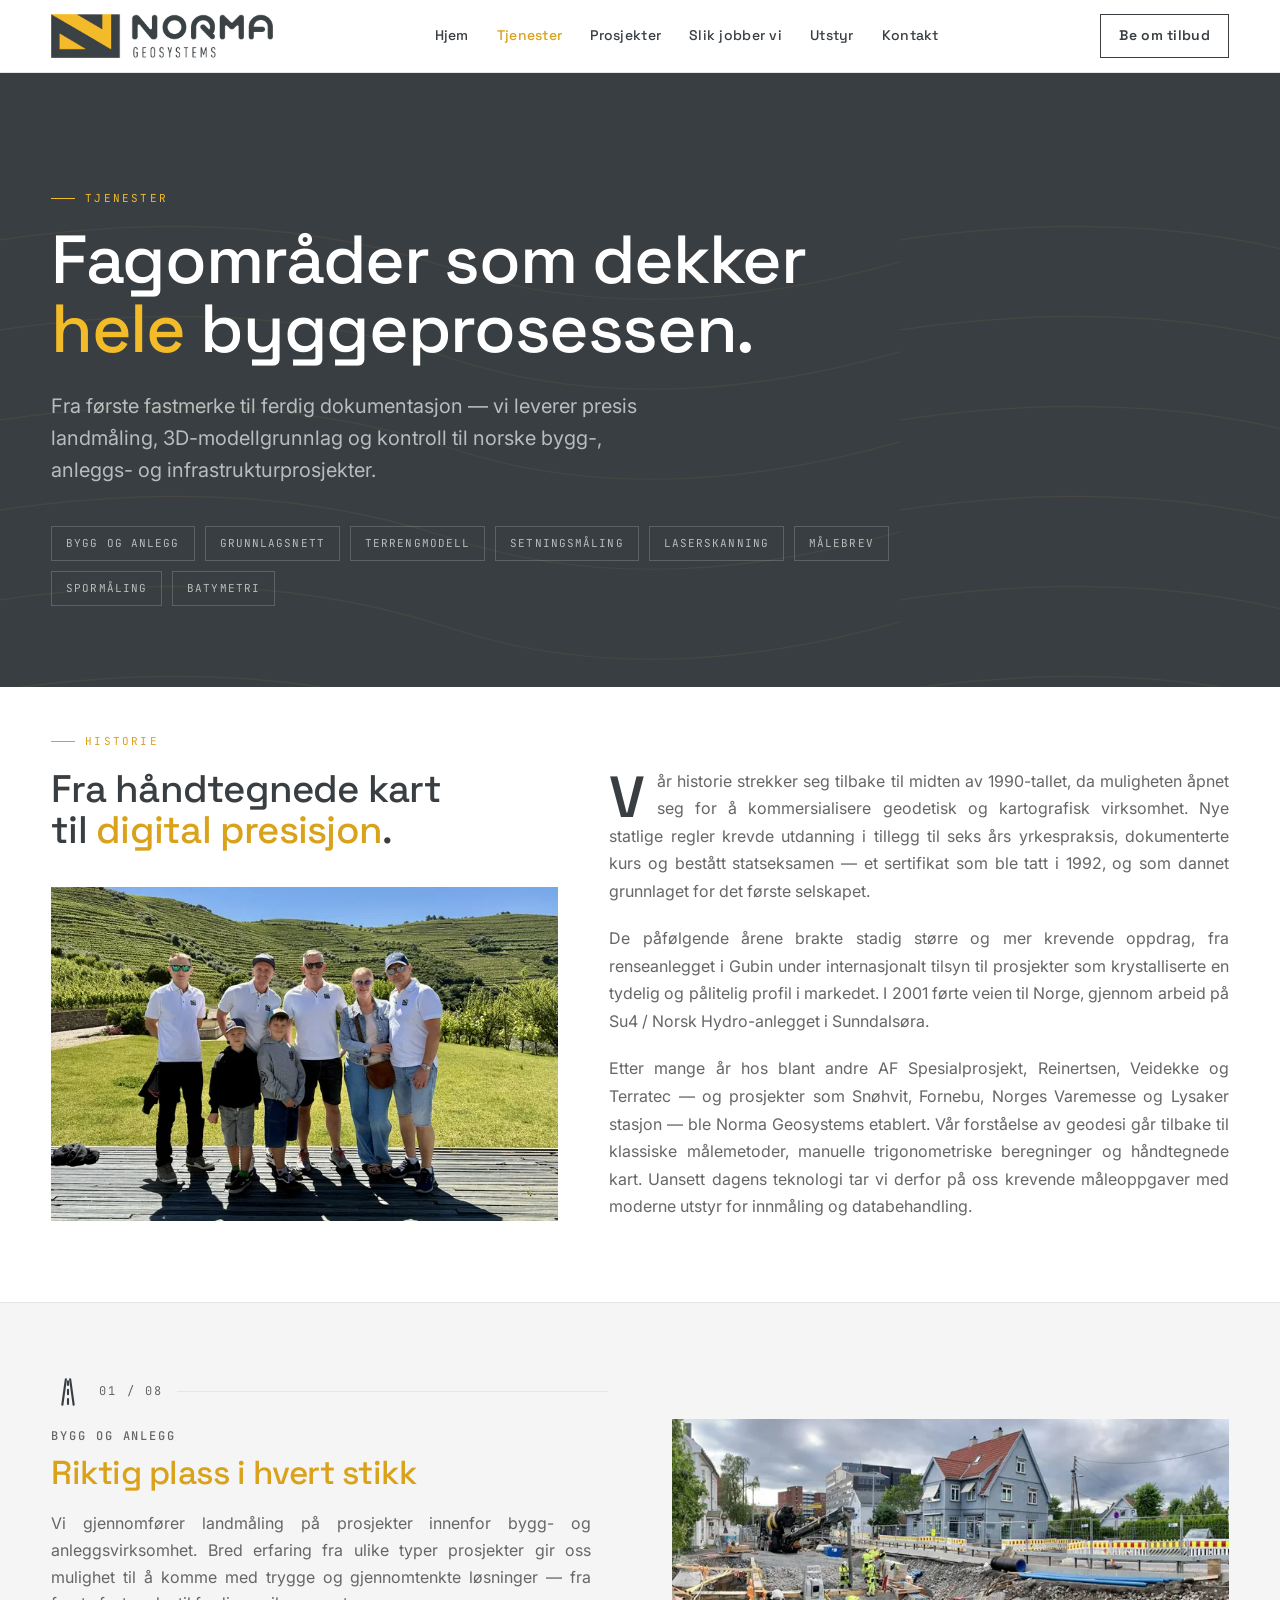
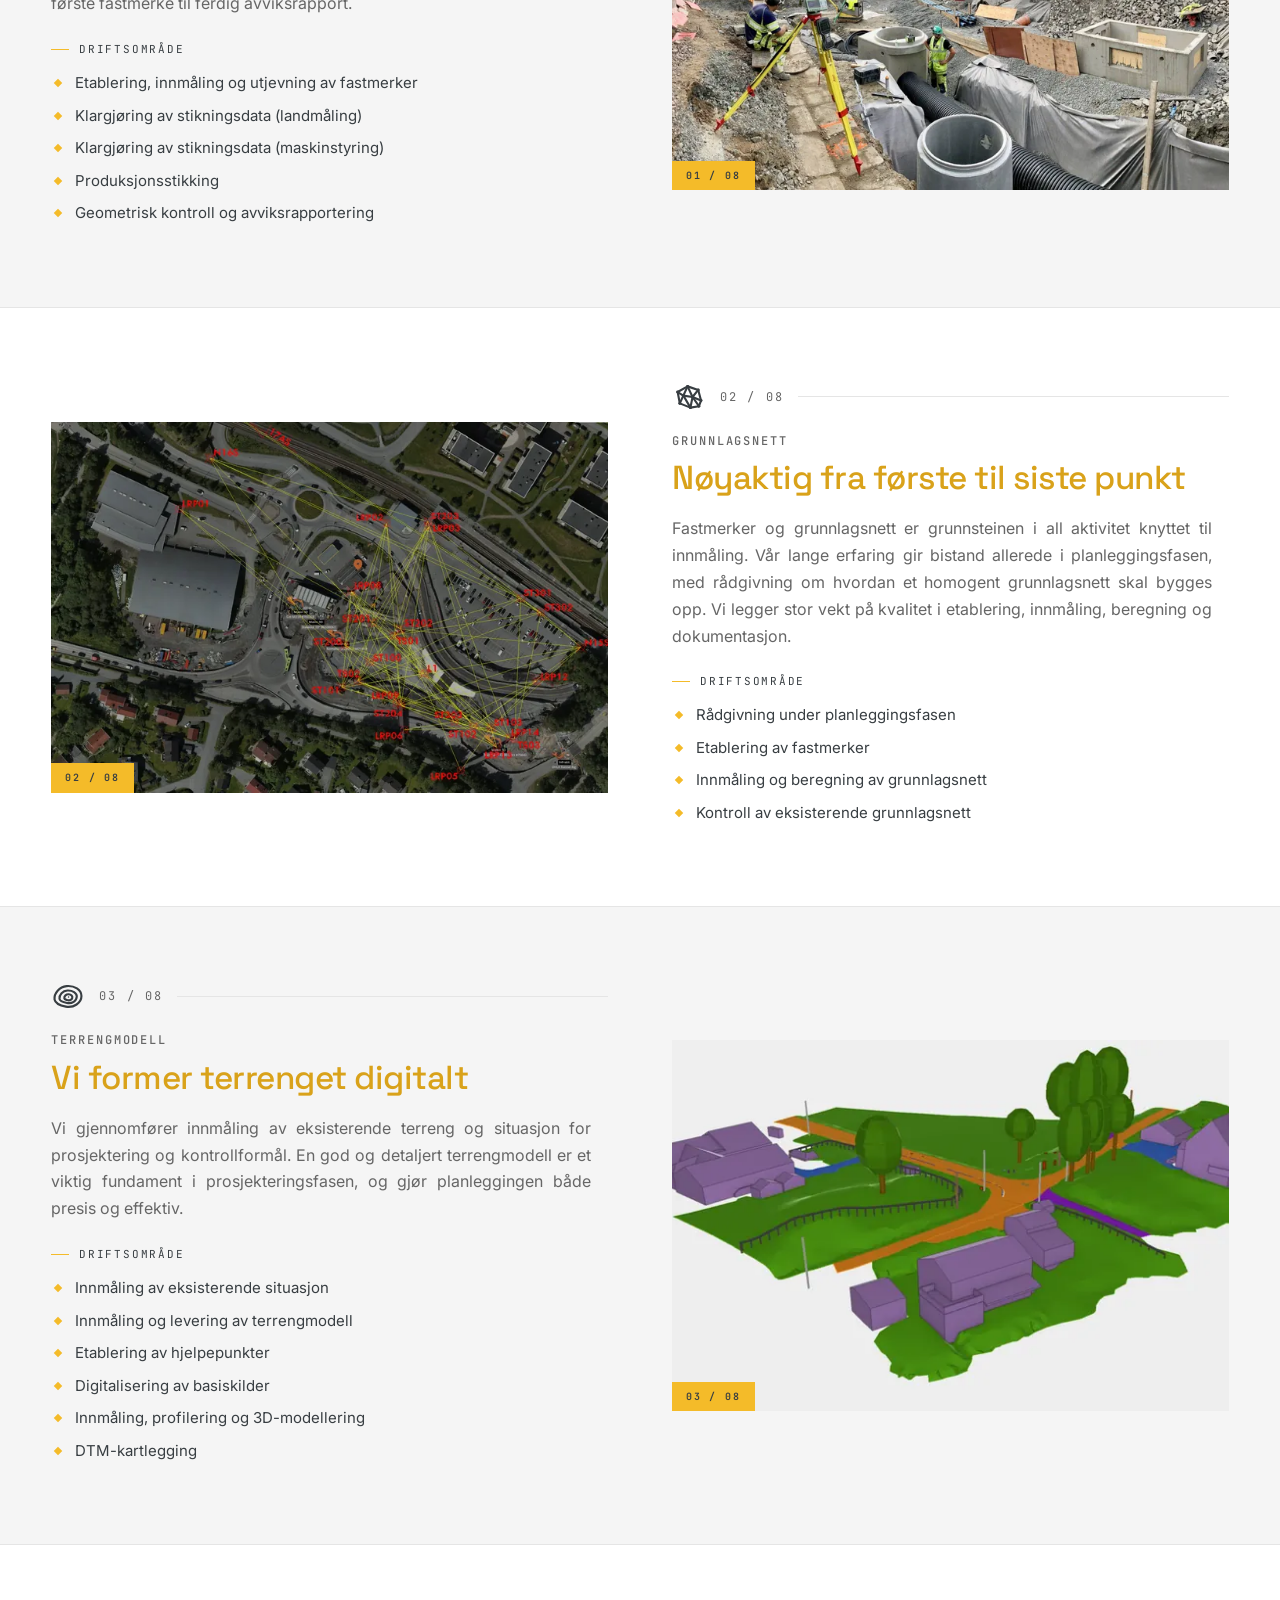
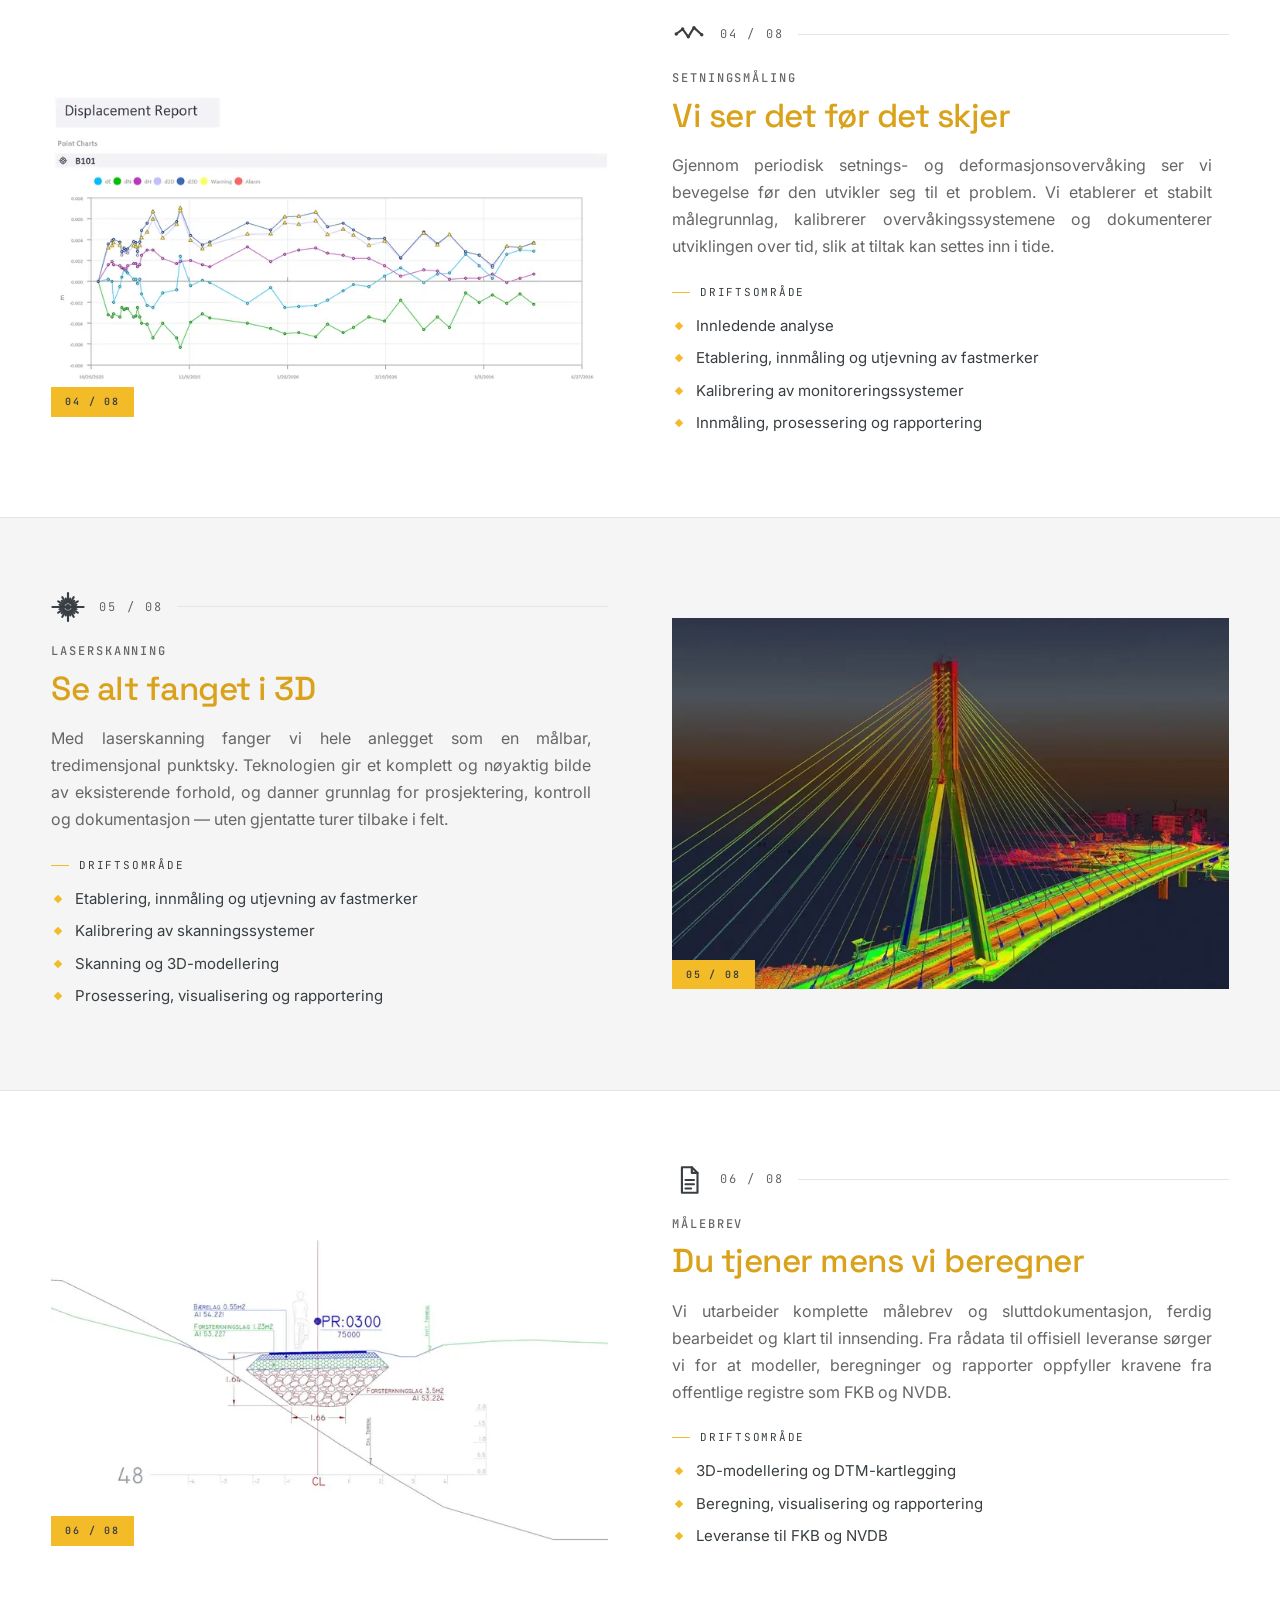
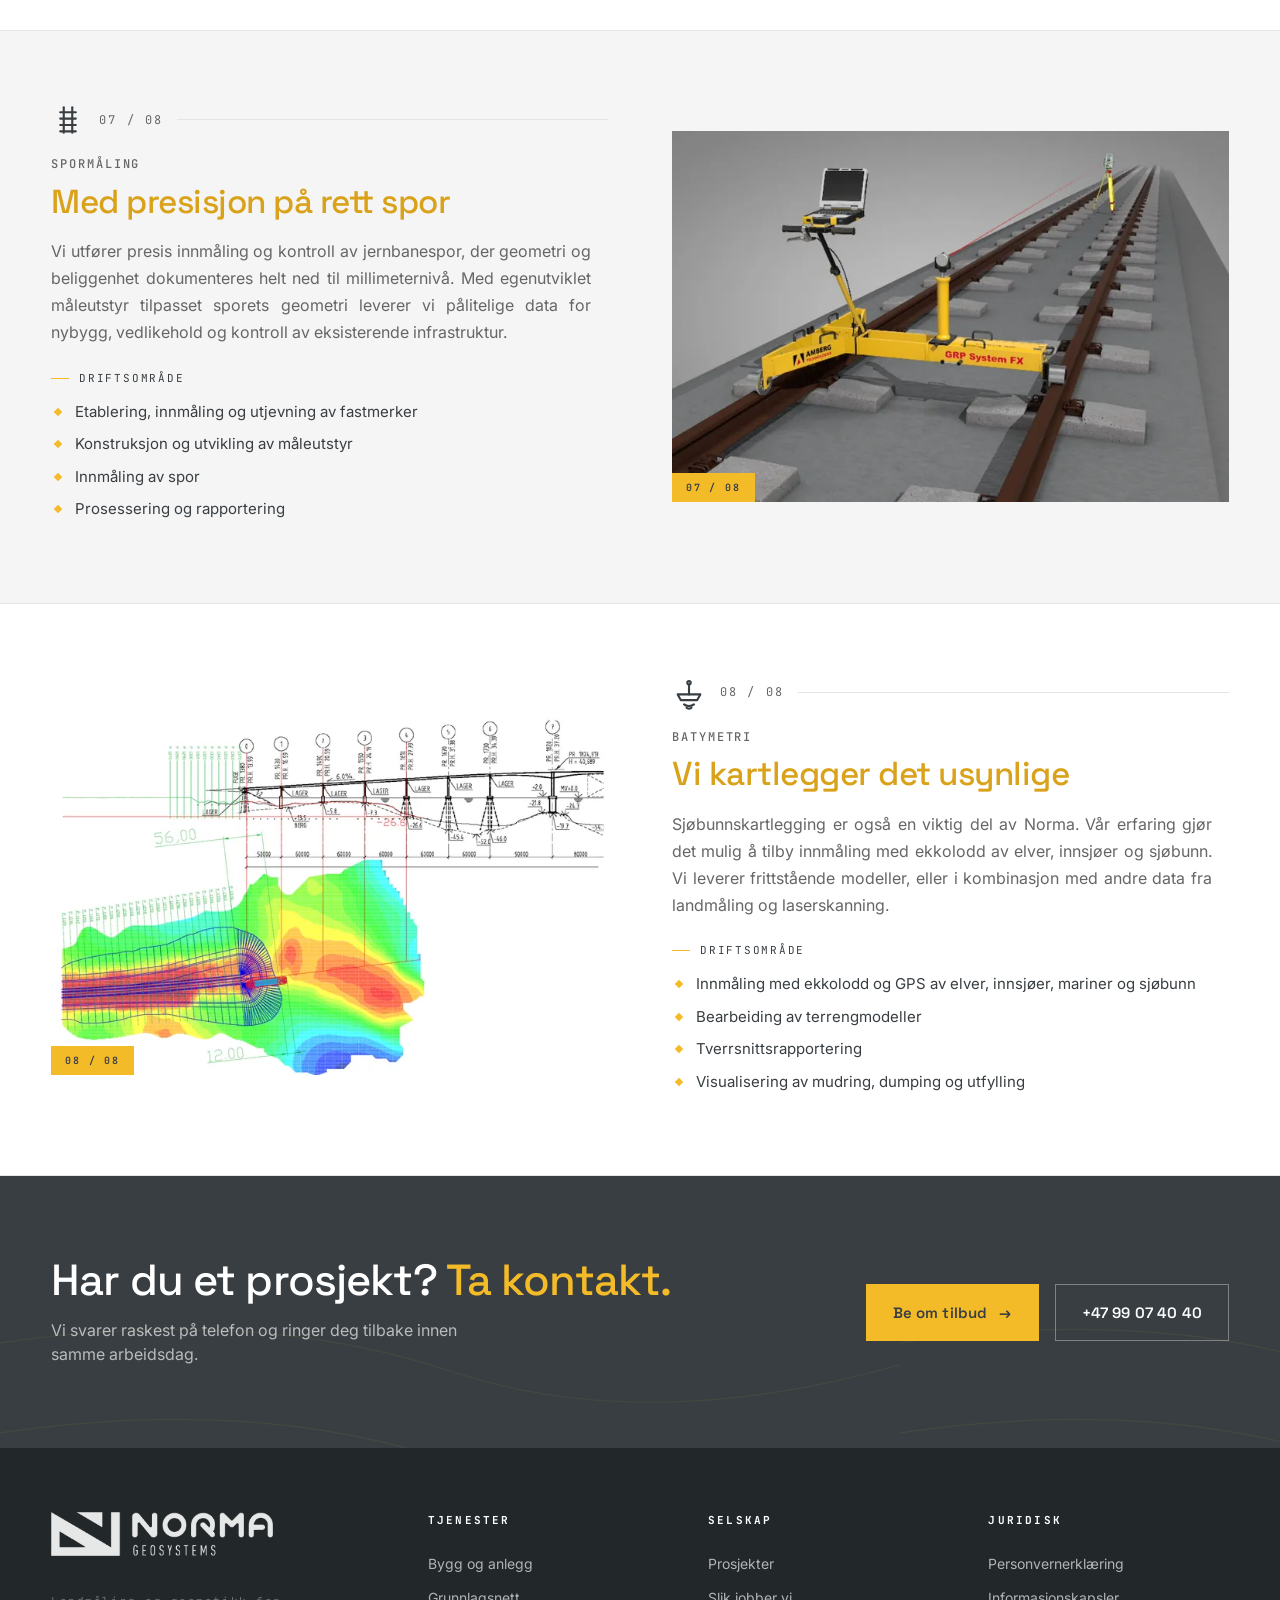
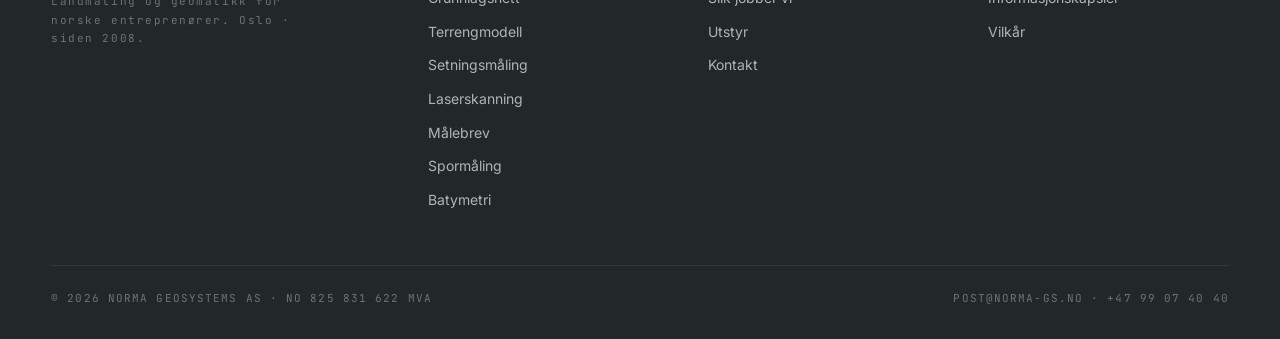
<file: tjenester.html>
<!doctype html>
<html lang="no">
<head>
  <meta charset="utf-8">
  <meta name="viewport" content="width=device-width, initial-scale=1">
  <title>Tjenester — Norma Geosystems</title>
  <meta name="description" content="Norma Geosystems leverer landmåling, grunnlagsnett, terrengmodell, spormåling, laserskanning, målebrev, setningsmåling og batymetri for norske entreprenører.">
  <link rel="icon" href="favicon.ico" sizes="any">
  <link rel="icon" type="image/png" sizes="32x32" href="assets/favicon-32.png">
  <link rel="icon" type="image/png" sizes="16x16" href="assets/favicon-16.png">
  <link rel="apple-touch-icon" href="assets/apple-touch-icon.png">
  <link rel="preconnect" href="https://fonts.googleapis.com">
  <link rel="preconnect" href="https://fonts.gstatic.com" crossorigin>
  <link href="https://fonts.googleapis.com/css2?family=Space+Grotesk:wght@400;500;600;700&family=Inter:wght@400;500;600&family=JetBrains+Mono:wght@400;500;600&display=swap" rel="stylesheet">
  <link rel="stylesheet" href="styles.css">
  <link rel="stylesheet" href="tjenester.css">
</head>
<body>

<nav class="nav" id="nav">
  <div class="wrap nav-row">
    <a href="index.html#top" class="nav-logo">
      <img src="assets/norma-logo.png" alt="Norma Geosystems" width="221" height="44" decoding="async">
    </a>
    <div class="nav-links">
      <a href="index.html#tjenester">Hjem</a>
      <a href="tjenester.html" style="color:var(--yellow-deep)">Tjenester</a>
      <a href="index.html#prosjekter">Prosjekter</a>
      <a href="index.html#prosess">Slik jobber vi</a>
      <a href="index.html#utstyr">Utstyr</a>
      <a href="index.html#kontakt">Kontakt</a>
    </div>
    <a href="index.html#kontakt" class="nav-cta nav-cta-desktop">Be om tilbud</a>
    <button class="nav-toggle" id="nav-toggle" aria-label="Åpne meny" aria-expanded="false" aria-controls="mobile-menu">
      <span></span><span></span><span></span>
    </button>
  </div>
  <div class="mobile-menu" id="mobile-menu">
    <a href="index.html#tjenester">Hjem</a>
    <a href="tjenester.html" style="color:var(--yellow-deep)">Tjenester</a>
    <a href="index.html#prosjekter">Prosjekter</a>
    <a href="index.html#prosess">Slik jobber vi</a>
    <a href="index.html#utstyr">Utstyr</a>
    <a href="index.html#kontakt">Kontakt</a>
    <a href="index.html#kontakt" class="mm-cta">Be om tilbud</a>
  </div>
</nav>

<header class="tj-hero">
  <div class="hero-topo"></div>
  <div class="wrap">
    <div class="tj-hero-inner">
      <div class="eyebrow" style="color:var(--yellow)">Tjenester</div>
      <h1>Fagområder som dekker <span class="accent">hele</span> byggeprosessen.</h1>
      <p class="tj-lede">Fra første fastmerke til ferdig dokumentasjon — vi leverer presis landmåling, 3D-modellgrunnlag og kontroll til norske bygg-, anleggs- og infrastrukturprosjekter.</p>
      <nav class="tj-jump" id="tj-jump" aria-label="Hopp til tjeneste"></nav>
    </div>
  </div>
</header>

<section class="tj-history">
  <div class="wrap tj-history-grid">
    <div class="tj-history-left">
      <div class="eyebrow">Historie</div>
      <h2>Fra håndtegnede kart til <span class="accent">digital presisjon</span>.</h2>
      <div class="tj-history-photo">
        <picture>
          <source type="image/webp" srcset="assets/historie-720.webp 720w, assets/historie.webp 1200w" sizes="(max-width: 900px) 92vw, 40vw">
          <img src="assets/historie.jpg" alt="Landmåler i felt med GNSS-utstyr" width="1200" height="771" loading="lazy" decoding="async">
        </picture>
      </div>
    </div>
    <div class="tj-history-body">
      <p>Vår historie strekker seg tilbake til midten av 1990-tallet, da muligheten åpnet seg for å kommersialisere geodetisk og kartografisk virksomhet. Nye statlige regler krevde utdanning i tillegg til seks års yrkespraksis, dokumenterte kurs og bestått statseksamen — et sertifikat som ble tatt i 1992, og som dannet grunnlaget for det første selskapet.</p>
      <p>De påfølgende årene brakte stadig større og mer krevende oppdrag, fra renseanlegget i Gubin under internasjonalt tilsyn til prosjekter som krystalliserte en tydelig og pålitelig profil i markedet. I 2001 førte veien til Norge, gjennom arbeid på Su4 / Norsk Hydro-anlegget i Sunndalsøra.</p>
      <p>Etter mange år hos blant andre AF Spesialprosjekt, Reinertsen, Veidekke og Terratec — og prosjekter som Snøhvit, Fornebu, Norges Varemesse og Lysaker stasjon — ble Norma Geosystems etablert. Vår forståelse av geodesi går tilbake til klassiske målemetoder, manuelle trigonometriske beregninger og håndtegnede kart. Uansett dagens teknologi tar vi derfor på oss krevende måleoppgaver med moderne utstyr for innmåling og databehandling.</p>
    </div>
  </div>
</section>

<div class="tj-services" id="tj-services"></div>

<section class="tj-cta">
  <div class="hero-topo"></div>
  <div class="wrap tj-cta-inner">
    <div>
      <h2>Har du et prosjekt? <span class="accent">Ta kontakt.</span></h2>
      <p>Vi svarer raskest på telefon og ringer deg tilbake innen samme arbeidsdag.</p>
    </div>
    <div class="hero-ctas">
      <a href="index.html#kontakt" class="btn btn-primary">Be om tilbud <span class="arr">→</span></a>
      <a href="tel:+4799074040" class="btn btn-ghost-dark">+47 99 07 40 40</a>
    </div>
  </div>
</section>

<footer class="footer">
  <div class="wrap">
    <div class="foot-grid">
      <div class="foot-logo">
        <img src="assets/norma-logo-light.png" alt="Norma Geosystems" width="222" height="44" loading="lazy" decoding="async">
        <p class="foot-tag">Landmåling og geomatikk for norske entreprenører. Oslo · siden 2008.</p>
      </div>
      <div class="foot-col">
        <h5>Tjenester</h5>
        <ul id="foot-services"></ul>
      </div>
      <div class="foot-col">
        <h5>Selskap</h5>
        <ul>
          <li><a href="index.html#prosjekter">Prosjekter</a></li>
          <li><a href="index.html#prosess">Slik jobber vi</a></li>
          <li><a href="index.html#utstyr">Utstyr</a></li>
          <li><a href="index.html#kontakt">Kontakt</a></li>
        </ul>
      </div>
      <div class="foot-col">
        <h5>Juridisk</h5>
        <ul>
          <li><a href="juridisk/personvern.html">Personvernerklæring</a></li>
          <li><a href="juridisk/informasjonskapsler.html">Informasjonskapsler</a></li>
          <li><a href="juridisk/vilkar.html">Vilkår</a></li>
        </ul>
      </div>
    </div>
    <div class="foot-bottom">
      <span>© 2026 NORMA GEOSYSTEMS AS · NO 825 831 622 MVA</span>
      <span>POST@NORMA-GS.NO · +47 99 07 40 40</span>
    </div>
  </div>
</footer>

<script>
// ── DATA ────────────────────────────────────────────────────────────────────
const SERVICES = [
  { n:"01", slug:"bygg-anlegg",   icon:"road",    name:"Bygg og anlegg",  slogan:["Riktig plass","i hvert stikk"] },
  { n:"02", slug:"grunnlagsnett", icon:"net",     name:"Grunnlagsnett",   slogan:["Nøyaktig fra","første til siste punkt"] },
  { n:"03", slug:"terrengmodell", icon:"contour", name:"Terrengmodell",   slogan:["Vi former","terrenget digitalt"] },
  { n:"04", slug:"setningsmaling",icon:"settle",  name:"Setningsmåling",  slogan:["Vi ser det","før det skjer"] },
  { n:"05", slug:"laserskanning", icon:"laser",   name:"Laserskanning",   slogan:["Se alt","fanget i 3D"] },
  { n:"06", slug:"malebrev",      icon:"doc",     name:"Målebrev",        slogan:["Du tjener mens","vi beregner"] },
  { n:"07", slug:"spormaling",    icon:"rail",    name:"Spormåling",      slogan:["Med presisjon","på rett spor"] },
  { n:"08", slug:"batymetri",     icon:"boat",    name:"Batymetri",       slogan:["Vi kartlegger","det usynlige"] },
];

const SERVICE_DETAILS = {
  "bygg-anlegg": {
    intro: "Vi gjennomfører landmåling på prosjekter innenfor bygg- og anleggsvirksomhet. Bred erfaring fra ulike typer prosjekter gir oss mulighet til å komme med trygge og gjennomtenkte løsninger — fra første fastmerke til ferdig avviksrapport.",
    bullets: ["Etablering, innmåling og utjevning av fastmerker","Klargjøring av stikningsdata (landmåling)","Klargjøring av stikningsdata (maskinstyring)","Produksjonsstikking","Geometrisk kontroll og avviksrapportering"],
  },
  "grunnlagsnett": {
    intro: "Fastmerker og grunnlagsnett er grunnsteinen i all aktivitet knyttet til innmåling. Vår lange erfaring gir bistand allerede i planleggingsfasen, med rådgivning om hvordan et homogent grunnlagsnett skal bygges opp. Vi legger stor vekt på kvalitet i etablering, innmåling, beregning og dokumentasjon.",
    bullets: ["Rådgivning under planleggingsfasen","Etablering av fastmerker","Innmåling og beregning av grunnlagsnett","Kontroll av eksisterende grunnlagsnett"],
  },
  "terrengmodell": {
    intro: "Vi gjennomfører innmåling av eksisterende terreng og situasjon for prosjektering og kontrollformål. En god og detaljert terrengmodell er et viktig fundament i prosjekteringsfasen, og gjør planleggingen både presis og effektiv.",
    bullets: ["Innmåling av eksisterende situasjon","Innmåling og levering av terrengmodell","Etablering av hjelpepunkter","Digitalisering av basiskilder","Innmåling, profilering og 3D-modellering","DTM-kartlegging"],
  },
  "setningsmaling": {
    intro: "Gjennom periodisk setnings- og deformasjonsovervåking ser vi bevegelse før den utvikler seg til et problem. Vi etablerer et stabilt målegrunnlag, kalibrerer overvåkingssystemene og dokumenterer utviklingen over tid, slik at tiltak kan settes inn i tide.",
    bullets: ["Innledende analyse","Etablering, innmåling og utjevning av fastmerker","Kalibrering av monitoreringssystemer","Innmåling, prosessering og rapportering"],
  },
  "laserskanning": {
    intro: "Med laserskanning fanger vi hele anlegget som en målbar, tredimensjonal punktsky. Teknologien gir et komplett og nøyaktig bilde av eksisterende forhold, og danner grunnlag for prosjektering, kontroll og dokumentasjon — uten gjentatte turer tilbake i felt.",
    bullets: ["Etablering, innmåling og utjevning av fastmerker","Kalibrering av skanningssystemer","Skanning og 3D-modellering","Prosessering, visualisering og rapportering"],
  },
  "malebrev": {
    intro: "Vi utarbeider komplette målebrev og sluttdokumentasjon, ferdig bearbeidet og klart til innsending. Fra rådata til offisiell leveranse sørger vi for at modeller, beregninger og rapporter oppfyller kravene fra offentlige registre som FKB og NVDB.",
    bullets: ["3D-modellering og DTM-kartlegging","Beregning, visualisering og rapportering","Leveranse til FKB og NVDB"],
  },
  "spormaling": {
    intro: "Vi utfører presis innmåling og kontroll av jernbanespor, der geometri og beliggenhet dokumenteres helt ned til millimeternivå. Med egenutviklet måleutstyr tilpasset sporets geometri leverer vi pålitelige data for nybygg, vedlikehold og kontroll av eksisterende infrastruktur.",
    bullets: ["Etablering, innmåling og utjevning av fastmerker","Konstruksjon og utvikling av måleutstyr","Innmåling av spor","Prosessering og rapportering"],
  },
  "batymetri": {
    intro: "Sjøbunnskartlegging er også en viktig del av Norma. Vår erfaring gjør det mulig å tilby innmåling med ekkolodd av elver, innsjøer og sjøbunn. Vi leverer frittstående modeller, eller i kombinasjon med andre data fra landmåling og laserskanning.",
    bullets: ["Innmåling med ekkolodd og GPS av elver, innsjøer, mariner og sjøbunn","Bearbeiding av terrengmodeller","Tverrsnittsrapportering","Visualisering av mudring, dumping og utfylling"],
  },
};

// ── SVG ICONS (samme sett som forsiden) ───────────────────────────────────────
const ICON_PATHS = {
  road: `<path d="M8 21 L10.5 3"/><path d="M16 21 L13.5 3"/><path d="M12 4.5v2.5"/><path d="M12 10.5v3"/><path d="M12 17v3.5"/>`,
  net: (()=>{
    const pts={a:[4,8.5],b:[11,4.5],c:[18.5,7],d:[20.5,14.5],e:[14.5,12],f:[8,11],g:[5.5,16.5],h:[13,19.5],i:[19,18.5]};
    const edges=["a,b","b,c","a,f","b,f","b,e","c,e","c,d","e,d","a,g","f,g","f,e","f,h","g,h","e,h","e,i","d,i","h,i"];
    return edges.map(e=>{const[p,q]=e.split(",");return`<line x1="${pts[p][0]}" y1="${pts[p][1]}" x2="${pts[q][0]}" y2="${pts[q][1]}"/>`;}).join("")+
           Object.values(pts).map(([x,y])=>`<circle cx="${x}" cy="${y}" r="1.05" fill="currentColor" stroke="none"/>`).join("");
  })(),
  contour: `<path d="M2.5 14.5 C2 10 6 5.5 11 5 C16.5 4.5 21.5 7.5 21.5 12 C21.5 17 16 20.5 10.5 19.5 C6 18.7 3 17 2.5 14.5 Z"/>
            <path d="M6 14 C5.7 11 8.3 8.3 11.6 8.1 C15.2 7.9 18.3 9.8 18.2 12.4 C18.1 15.6 14.8 17.6 11.3 16.9 C8.4 16.3 6.2 15.5 6 14 Z"/>
            <path d="M9.4 13.6 C9.2 11.9 10.7 10.7 12.5 10.8 C14.3 10.9 15.3 12 15 13.4 C14.7 14.9 12.9 15.4 11.4 14.9 C10.3 14.5 9.5 14.3 9.4 13.6 Z"/>
            <circle cx="12.4" cy="12.7" r="0.5" fill="currentColor" stroke="none"/>`,
  rail: `<path d="M9 3 L9 21"/><path d="M15 3 L15 21"/><path d="M6.5 6.5h11"/><path d="M6.5 11h11"/><path d="M6.5 15.5h11"/><path d="M6.5 20h11"/>`,
  laser: (()=>{
    const cx=12,cy=12,inner=3.2;
    let s=`<line x1="1" y1="12" x2="23" y2="12"/>`;
    for(let a=0;a<360;a+=15){
      if(a===0||a===180)continue;
      const outer=a===90||a===270?9.8:a%30===0?8.0:6.2;
      const rad=a*Math.PI/180;
      s+=`<line x1="${(cx+inner*Math.cos(rad)).toFixed(2)}" y1="${(cy+inner*Math.sin(rad)).toFixed(2)}" x2="${(cx+outer*Math.cos(rad)).toFixed(2)}" y2="${(cy+outer*Math.sin(rad)).toFixed(2)}"/>`;
    }
    return s+`<circle cx="12" cy="12" r="2.1" fill="currentColor" stroke="none"/>`;
  })(),
  doc:    `<path d="M7 3h7l4 4v14H7z"/><path d="M14 3v4h4"/><path d="M9.5 12h6"/><path d="M9.5 15h6"/><path d="M9.5 18h4"/>`,
  settle: `<path d="M3 12 L7.5 8.5 L11.5 14 L15.5 7.5 L21 12.5"/>`+
          [[3,12],[7.5,8.5],[11.5,14],[15.5,7.5],[21,12.5]].map(([x,y])=>`<circle cx="${x}" cy="${y}" r="1.2" fill="currentColor" stroke="none"/>`).join(""),
  boat:   `<path d="M4 13h16l-2.2 4H6.2z"/><path d="M12 13V6"/><circle cx="12" cy="4.8" r="1.2"/><path d="M8.5 20c2 1.6 5 1.6 7 0"/><path d="M10.3 22.4c.9.7 2.5.7 3.4 0"/>`,
};
function iconSvg(key) {
  return `<svg viewBox="0 0 24 24" fill="none" stroke="currentColor" stroke-width="1.5" stroke-linecap="round" stroke-linejoin="round">${ICON_PATHS[key]}</svg>`;
}

// ── BUILD ─────────────────────────────────────────────────────────────────────
document.getElementById("tj-jump").innerHTML = SERVICES.map(s =>
  `<a href="#${s.slug}">${s.name}</a>`).join("");

document.getElementById("foot-services").innerHTML = SERVICES.map(s =>
  `<li><a href="#${s.slug}">${s.name}</a></li>`).join("");

document.getElementById("tj-services").innerHTML = SERVICES.map(s => {
  const d = SERVICE_DETAILS[s.slug];
  return `
  <section id="${s.slug}" class="svc-detail">
    <div class="wrap svc-detail-inner">
      <div class="svc-media">
        <picture>
          <source type="image/webp" srcset="assets/services/${s.slug}-720.webp 720w, assets/services/${s.slug}.webp 1440w" sizes="(max-width: 920px) 90vw, 45vw">
          <img src="assets/services/${s.slug}.jpg" alt="${s.name}" width="1440" height="960" loading="lazy" decoding="async">
        </picture>
        <span class="svc-media-tag">${s.n} / 08</span>
      </div>
      <div class="svc-detail-content">
        <div class="svc-detail-num">
          <span class="ic">${iconSvg(s.icon)}</span>
          <span>${s.n} / 08</span>
          <span class="line"></span>
        </div>
        <h3>${s.name}</h3>
        <div class="svc-detail-slogan">${s.slogan[0]} ${s.slogan[1]}</div>
        <p class="svc-detail-intro">${d.intro}</p>
        <div class="svc-scope">Driftsområde</div>
        <ul class="svc-bullets">${d.bullets.map(b => `<li>${b}</li>`).join("")}</ul>
      </div>
    </div>
  </section>`;
}).join("");

// ── MOBILE MENU ────────────────────────────────────────────────────────────────
const navToggle = document.getElementById("nav-toggle");
const mobileMenu = document.getElementById("mobile-menu");
const setMenu = open => {
  navToggle.classList.toggle("open", open);
  mobileMenu.classList.toggle("open", open);
  navToggle.setAttribute("aria-expanded", open ? "true" : "false");
  navToggle.setAttribute("aria-label", open ? "Lukk meny" : "Åpne meny");
};
navToggle.addEventListener("click", () => setMenu(!mobileMenu.classList.contains("open")));
mobileMenu.querySelectorAll("a").forEach(a => a.addEventListener("click", () => setMenu(false)));
window.addEventListener("resize", () => { if(window.innerWidth > 860) setMenu(false); });

// ── HASH JUMP (kompenserer for sticky nav) ──────────────────────────────────────
const NAV = 84;
const jumpTo = hash => {
  if(!hash || hash === "#") return;
  const el = document.getElementById(hash.replace(/^#/, ""));
  if(!el) return;
  window.scrollTo({ top: el.getBoundingClientRect().top + window.pageYOffset - NAV, behavior: "auto" });
};
requestAnimationFrame(() => jumpTo(window.location.hash));
window.addEventListener("load", () => jumpTo(window.location.hash));
window.addEventListener("hashchange", () => jumpTo(window.location.hash));
</script>
</body>
</html>
</file>
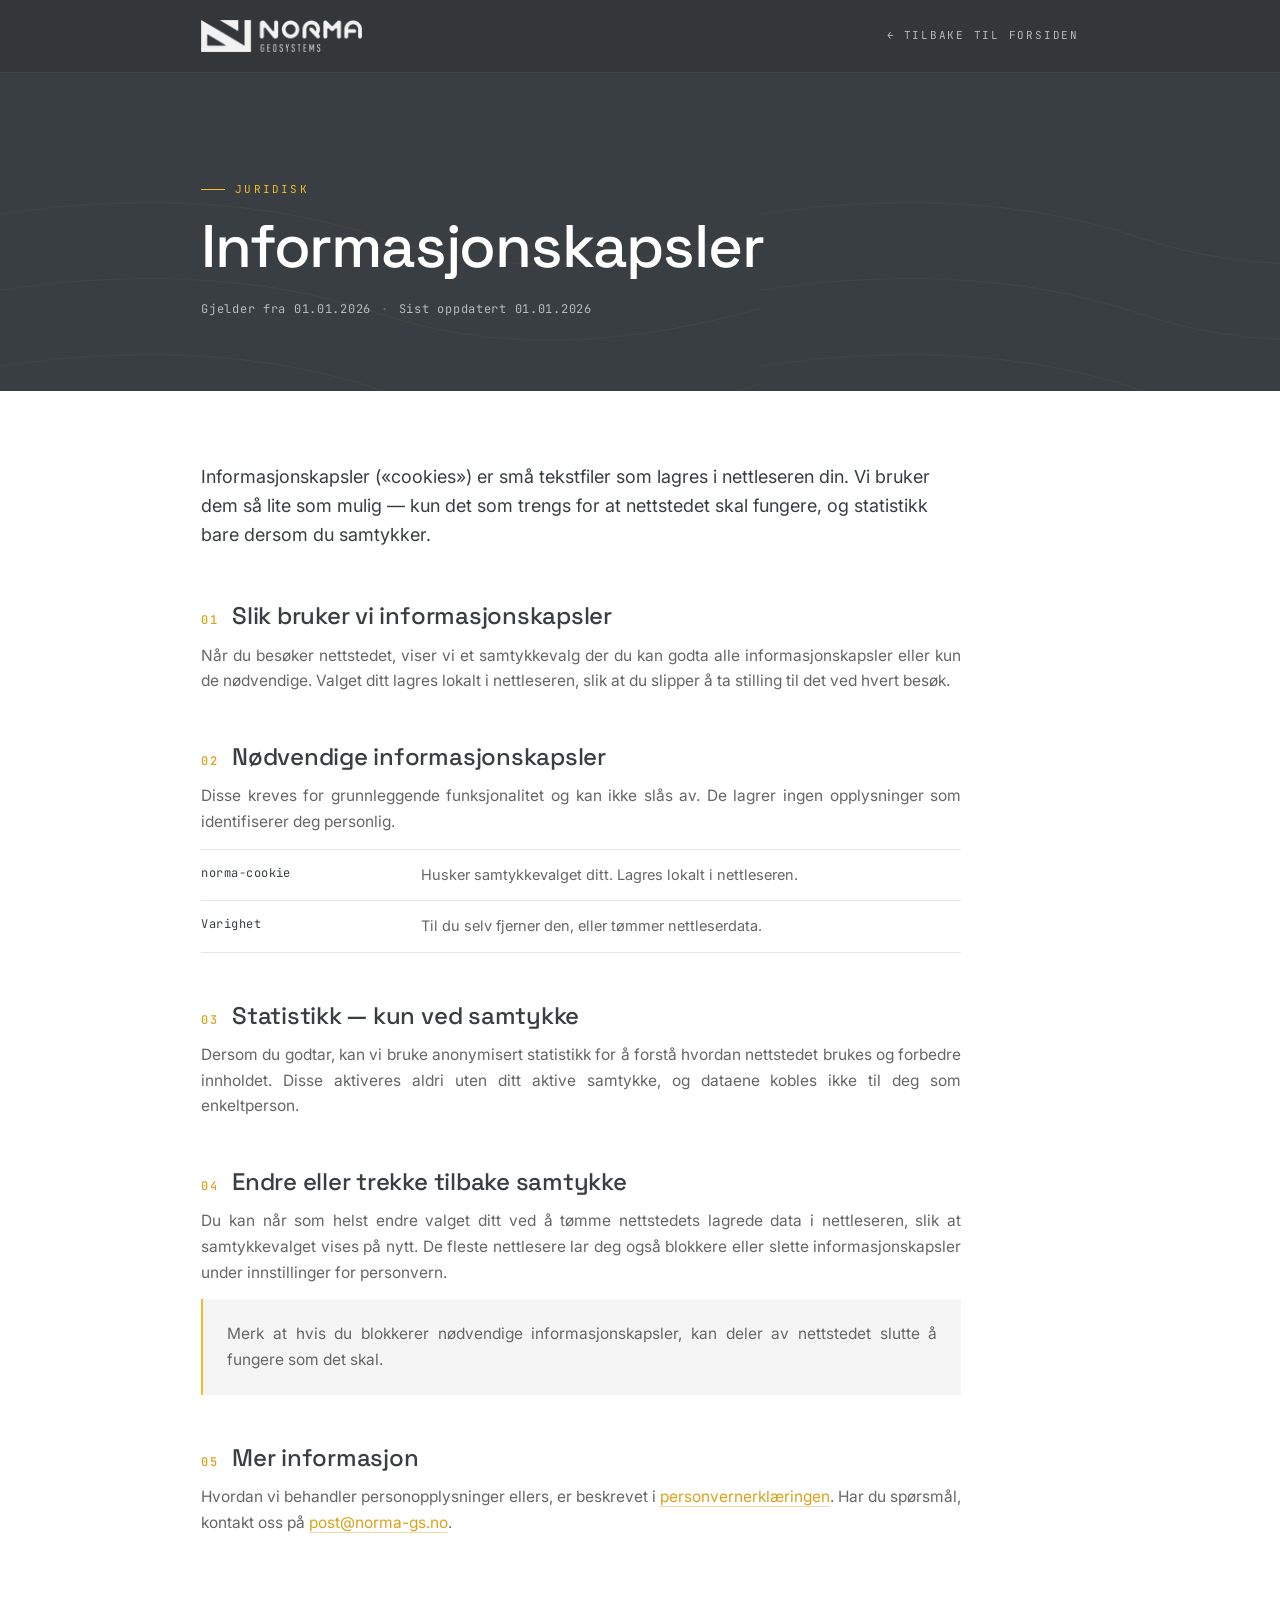
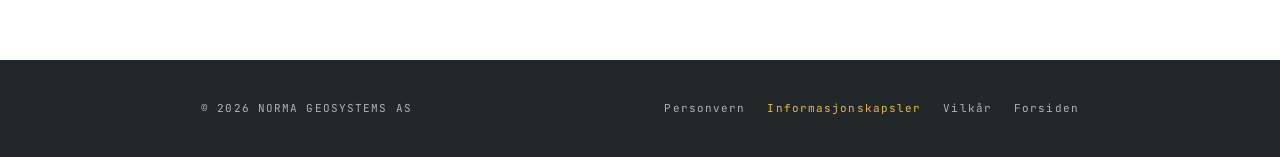
<file: juridisk/informasjonskapsler.html>
<!doctype html>
<html lang="no">
<head>
  <meta charset="utf-8" />
  <meta name="viewport" content="width=device-width, initial-scale=1" />
  <title>Informasjonskapsler — Norma Geosystems</title>
  <meta name="description" content="Slik bruker Norma Geosystems informasjonskapsler (cookies)." />
  <link rel="preconnect" href="https://fonts.googleapis.com" />
  <link rel="preconnect" href="https://fonts.gstatic.com" crossorigin />
  <link href="https://fonts.googleapis.com/css2?family=Space+Grotesk:wght@400;500;600;700&family=Inter:wght@400;500;600&family=JetBrains+Mono:wght@400;500;600&display=swap" rel="stylesheet" />
  <link rel="stylesheet" href="../styles.css" />
  <link rel="stylesheet" href="legal.css" />
</head>
<body>
  <header class="legal-top">
    <div class="row">
      <a class="logo" href="../index.html" aria-label="Norma Geosystems"><img src="../assets/norma-logo-light.png" alt="Norma Geosystems" /></a>
      <a class="back" href="../index.html"><span class="arr">←</span> Tilbake til forsiden</a>
    </div>
  </header>

  <section class="legal-hero">
    <div class="topo"></div>
    <div class="legal-wrap">
      <div class="legal-eyebrow">Juridisk</div>
      <h1>Informasjons­kapsler</h1>
      <div class="legal-meta">Gjelder fra 01.01.2026<span class="sep">·</span>Sist oppdatert 01.01.2026</div>
    </div>
  </section>

  <main class="legal-body">
    <div class="legal-wrap">
      <div class="legal-doc">
        <p class="legal-lede">Informasjonskapsler («cookies») er små tekstfiler som lagres i nettleseren din. Vi bruker dem så lite som mulig — kun det som trengs for at nettstedet skal fungere, og statistikk bare dersom du samtykker.</p>

        <div class="legal-section">
          <h2><span class="ix">01</span> Slik bruker vi informasjonskapsler</h2>
          <p>Når du besøker nettstedet, viser vi et samtykkevalg der du kan godta alle informasjonskapsler eller kun de nødvendige. Valget ditt lagres lokalt i nettleseren, slik at du slipper å ta stilling til det ved hvert besøk.</p>
        </div>

        <div class="legal-section">
          <h2><span class="ix">02</span> Nødvendige informasjonskapsler</h2>
          <p>Disse kreves for grunnleggende funksjonalitet og kan ikke slås av. De lagrer ingen opplysninger som identifiserer deg personlig.</p>
          <div class="legal-table">
            <div class="r"><div class="k">norma-cookie</div><div class="v">Husker samtykkevalget ditt. Lagres lokalt i nettleseren.</div></div>
            <div class="r"><div class="k">Varighet</div><div class="v">Til du selv fjerner den, eller tømmer nettleserdata.</div></div>
          </div>
        </div>

        <div class="legal-section">
          <h2><span class="ix">03</span> Statistikk — kun ved samtykke</h2>
          <p>Dersom du godtar, kan vi bruke anonymisert statistikk for å forstå hvordan nettstedet brukes og forbedre innholdet. Disse aktiveres aldri uten ditt aktive samtykke, og dataene kobles ikke til deg som enkeltperson.</p>
        </div>

        <div class="legal-section">
          <h2><span class="ix">04</span> Endre eller trekke tilbake samtykke</h2>
          <p>Du kan når som helst endre valget ditt ved å tømme nettstedets lagrede data i nettleseren, slik at samtykkevalget vises på nytt. De fleste nettlesere lar deg også blokkere eller slette informasjonskapsler under innstillinger for personvern.</p>
          <div class="legal-callout">
            <p>Merk at hvis du blokkerer nødvendige informasjonskapsler, kan deler av nettstedet slutte å fungere som det skal.</p>
          </div>
        </div>

        <div class="legal-section">
          <h2><span class="ix">05</span> Mer informasjon</h2>
          <p>Hvordan vi behandler personopplysninger ellers, er beskrevet i <a href="personvern.html">personvernerklæringen</a>. Har du spørsmål, kontakt oss på <a href="mailto:post@norma-gs.no">post@norma-gs.no</a>.</p>
        </div>
      </div>
    </div>
  </main>

  <footer class="legal-foot">
    <div class="row">
      <span>© 2026 NORMA GEOSYSTEMS AS</span>
      <nav class="links">
        <a href="personvern.html">Personvern</a>
        <a class="cur" href="informasjonskapsler.html">Informasjonskapsler</a>
        <a href="vilkar.html">Vilkår</a>
        <a href="../index.html">Forsiden</a>
      </nav>
    </div>
  </footer>
</body>
</html>
</file>
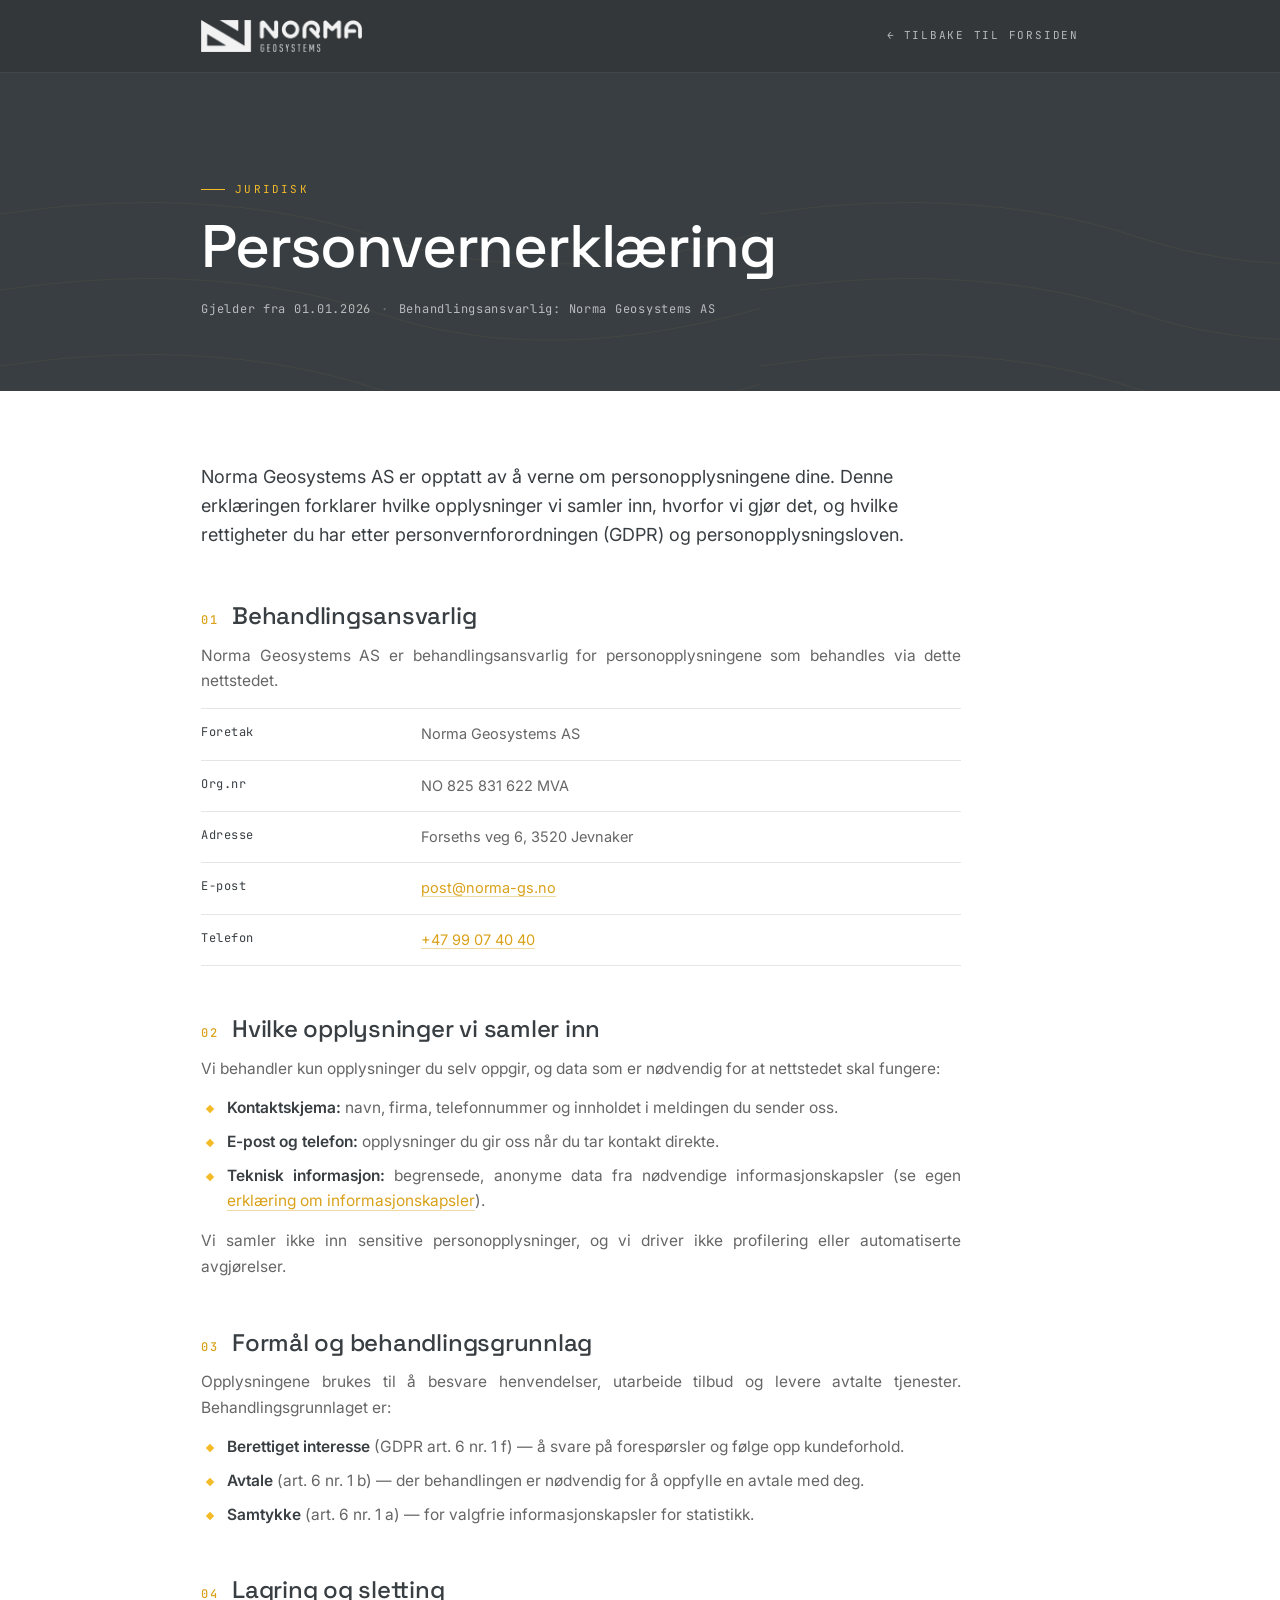
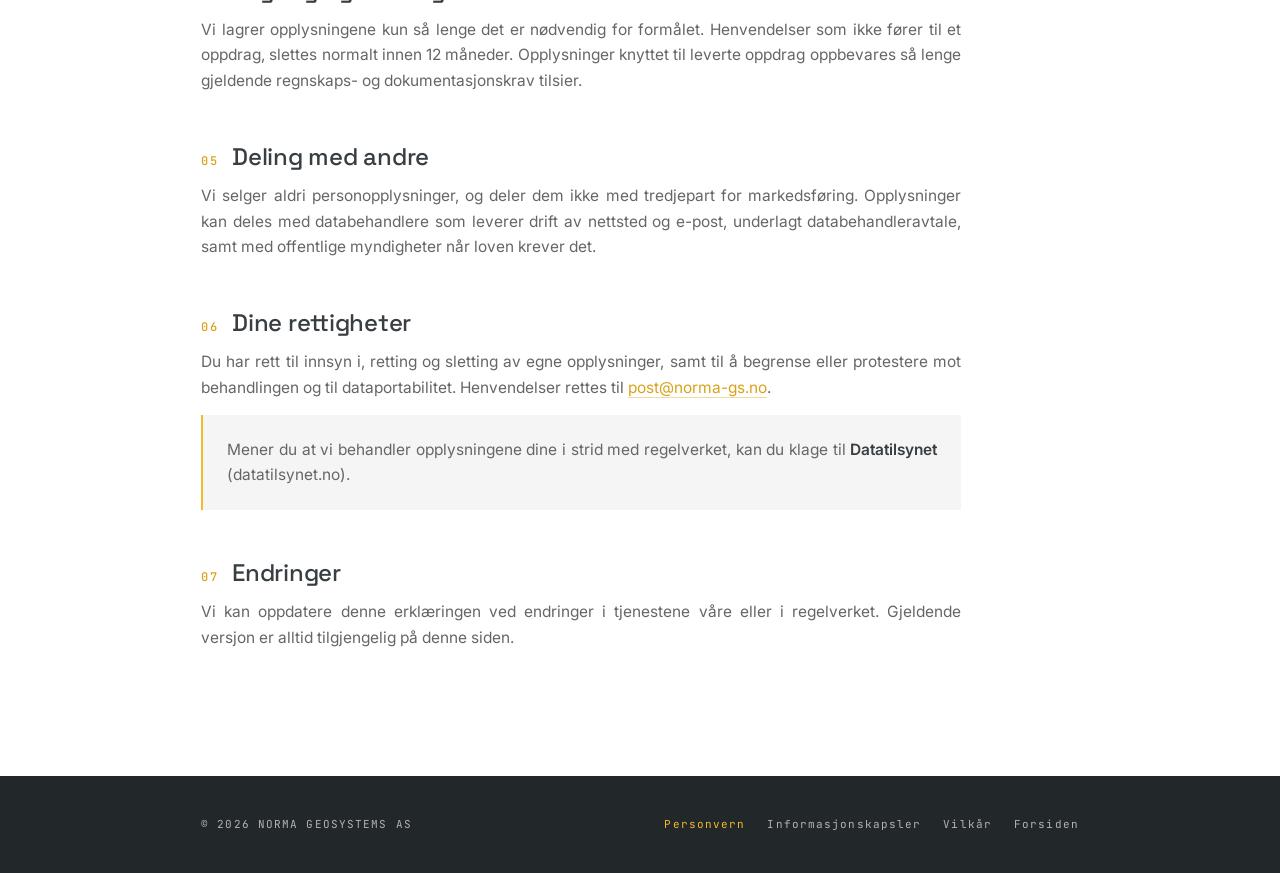
<file: juridisk/personvern.html>
<!doctype html>
<html lang="no">
<head>
  <meta charset="utf-8" />
  <meta name="viewport" content="width=device-width, initial-scale=1" />
  <title>Personvernerklæring — Norma Geosystems</title>
  <meta name="description" content="Slik behandler Norma Geosystems AS personopplysninger." />
  <link rel="preconnect" href="https://fonts.googleapis.com" />
  <link rel="preconnect" href="https://fonts.gstatic.com" crossorigin />
  <link href="https://fonts.googleapis.com/css2?family=Space+Grotesk:wght@400;500;600;700&family=Inter:wght@400;500;600&family=JetBrains+Mono:wght@400;500;600&display=swap" rel="stylesheet" />
  <link rel="stylesheet" href="../styles.css" />
  <link rel="stylesheet" href="legal.css" />
</head>
<body>
  <header class="legal-top">
    <div class="row">
      <a class="logo" href="../index.html" aria-label="Norma Geosystems"><img src="../assets/norma-logo-light.png" alt="Norma Geosystems" /></a>
      <a class="back" href="../index.html"><span class="arr">←</span> Tilbake til forsiden</a>
    </div>
  </header>

  <section class="legal-hero">
    <div class="topo"></div>
    <div class="legal-wrap">
      <div class="legal-eyebrow">Juridisk</div>
      <h1>Personvern­erklæring</h1>
      <div class="legal-meta">Gjelder fra 01.01.2026<span class="sep">·</span>Behandlingsansvarlig: Norma Geosystems AS</div>
    </div>
  </section>

  <main class="legal-body">
    <div class="legal-wrap">
      <div class="legal-doc">
        <p class="legal-lede">Norma Geosystems AS er opptatt av å verne om personopplysningene dine. Denne erklæringen forklarer hvilke opplysninger vi samler inn, hvorfor vi gjør det, og hvilke rettigheter du har etter personvernforordningen (GDPR) og personopplysningsloven.</p>

        <div class="legal-section">
          <h2><span class="ix">01</span> Behandlingsansvarlig</h2>
          <p>Norma Geosystems AS er behandlingsansvarlig for personopplysningene som behandles via dette nettstedet.</p>
          <div class="legal-table">
            <div class="r"><div class="k">Foretak</div><div class="v">Norma Geosystems AS</div></div>
            <div class="r"><div class="k">Org.nr</div><div class="v">NO 825 831 622 MVA</div></div>
            <div class="r"><div class="k">Adresse</div><div class="v">Forseths veg 6, 3520 Jevnaker</div></div>
            <div class="r"><div class="k">E-post</div><div class="v"><a href="mailto:post@norma-gs.no">post@norma-gs.no</a></div></div>
            <div class="r"><div class="k">Telefon</div><div class="v"><a href="tel:+4799074040">+47 99 07 40 40</a></div></div>
          </div>
        </div>

        <div class="legal-section">
          <h2><span class="ix">02</span> Hvilke opplysninger vi samler inn</h2>
          <p>Vi behandler kun opplysninger du selv oppgir, og data som er nødvendig for at nettstedet skal fungere:</p>
          <ul>
            <li><strong>Kontaktskjema:</strong> navn, firma, telefonnummer og innholdet i meldingen du sender oss.</li>
            <li><strong>E-post og telefon:</strong> opplysninger du gir oss når du tar kontakt direkte.</li>
            <li><strong>Teknisk informasjon:</strong> begrensede, anonyme data fra nødvendige informasjonskapsler (se egen <a href="informasjonskapsler.html">erklæring om informasjonskapsler</a>).</li>
          </ul>
          <p>Vi samler ikke inn sensitive personopplysninger, og vi driver ikke profilering eller automatiserte avgjørelser.</p>
        </div>

        <div class="legal-section">
          <h2><span class="ix">03</span> Formål og behandlingsgrunnlag</h2>
          <p>Opplysningene brukes til å besvare henvendelser, utarbeide tilbud og levere avtalte tjenester. Behandlingsgrunnlaget er:</p>
          <ul>
            <li><strong>Berettiget interesse</strong> (GDPR art. 6 nr. 1 f) — å svare på forespørsler og følge opp kundeforhold.</li>
            <li><strong>Avtale</strong> (art. 6 nr. 1 b) — der behandlingen er nødvendig for å oppfylle en avtale med deg.</li>
            <li><strong>Samtykke</strong> (art. 6 nr. 1 a) — for valgfrie informasjonskapsler for statistikk.</li>
          </ul>
        </div>

        <div class="legal-section">
          <h2><span class="ix">04</span> Lagring og sletting</h2>
          <p>Vi lagrer opplysningene kun så lenge det er nødvendig for formålet. Henvendelser som ikke fører til et oppdrag, slettes normalt innen 12 måneder. Opplysninger knyttet til leverte oppdrag oppbevares så lenge gjeldende regnskaps- og dokumentasjonskrav tilsier.</p>
        </div>

        <div class="legal-section">
          <h2><span class="ix">05</span> Deling med andre</h2>
          <p>Vi selger aldri personopplysninger, og deler dem ikke med tredjepart for markedsføring. Opplysninger kan deles med databehandlere som leverer drift av nettsted og e-post, underlagt databehandleravtale, samt med offentlige myndigheter når loven krever det.</p>
        </div>

        <div class="legal-section">
          <h2><span class="ix">06</span> Dine rettigheter</h2>
          <p>Du har rett til innsyn i, retting og sletting av egne opplysninger, samt til å begrense eller protestere mot behandlingen og til dataportabilitet. Henvendelser rettes til <a href="mailto:post@norma-gs.no">post@norma-gs.no</a>.</p>
          <div class="legal-callout">
            <p>Mener du at vi behandler opplysningene dine i strid med regelverket, kan du klage til <strong>Datatilsynet</strong> (datatilsynet.no).</p>
          </div>
        </div>

        <div class="legal-section">
          <h2><span class="ix">07</span> Endringer</h2>
          <p>Vi kan oppdatere denne erklæringen ved endringer i tjenestene våre eller i regelverket. Gjeldende versjon er alltid tilgjengelig på denne siden.</p>
        </div>
      </div>
    </div>
  </main>

  <footer class="legal-foot">
    <div class="row">
      <span>© 2026 NORMA GEOSYSTEMS AS</span>
      <nav class="links">
        <a class="cur" href="personvern.html">Personvern</a>
        <a href="informasjonskapsler.html">Informasjonskapsler</a>
        <a href="vilkar.html">Vilkår</a>
        <a href="../index.html">Forsiden</a>
      </nav>
    </div>
  </footer>
</body>
</html>
</file>
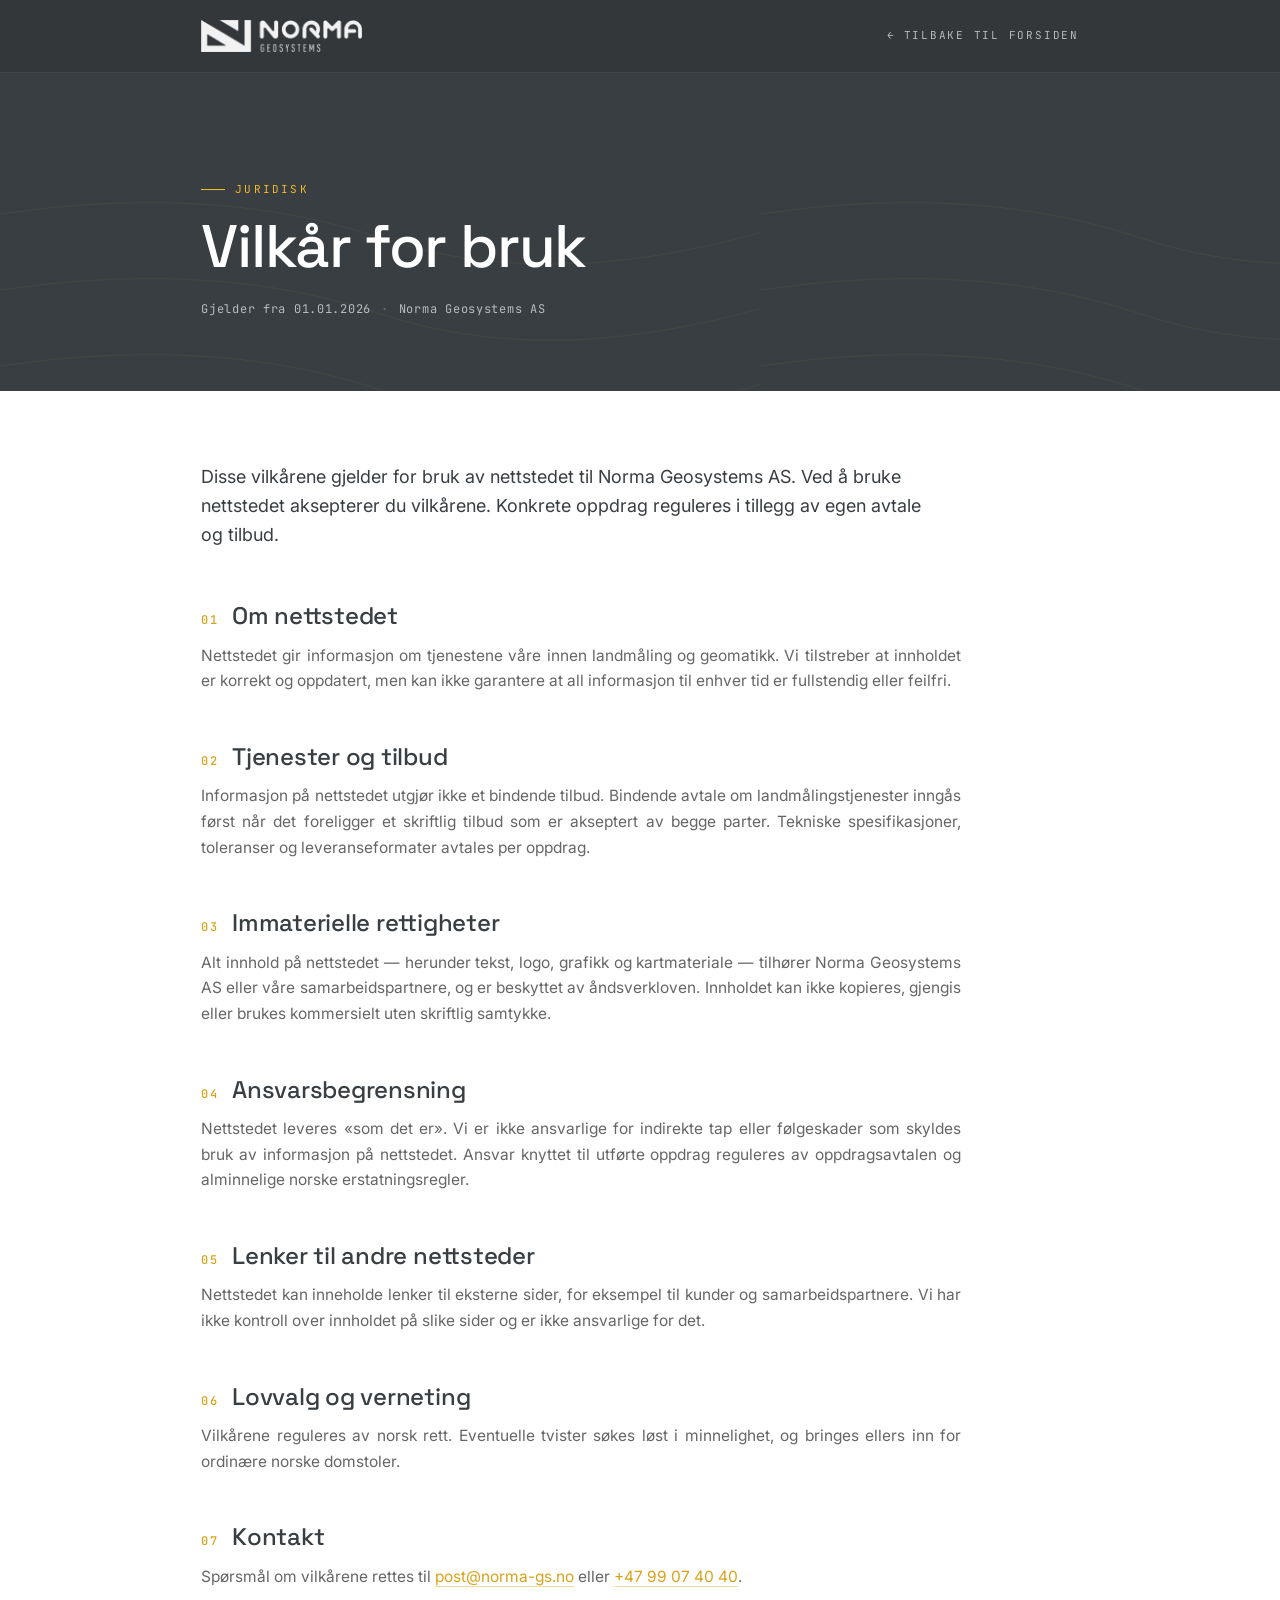
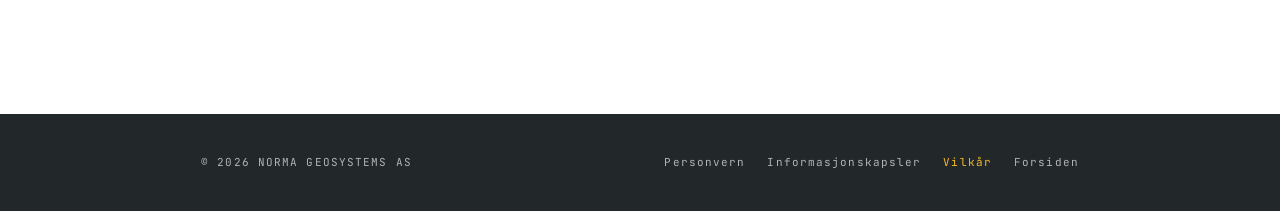
<file: juridisk/vilkar.html>
<!doctype html>
<html lang="no">
<head>
  <meta charset="utf-8" />
  <meta name="viewport" content="width=device-width, initial-scale=1" />
  <title>Vilkår — Norma Geosystems</title>
  <meta name="description" content="Vilkår for bruk av Norma Geosystems sitt nettsted og tjenester." />
  <link rel="preconnect" href="https://fonts.googleapis.com" />
  <link rel="preconnect" href="https://fonts.gstatic.com" crossorigin />
  <link href="https://fonts.googleapis.com/css2?family=Space+Grotesk:wght@400;500;600;700&family=Inter:wght@400;500;600&family=JetBrains+Mono:wght@400;500;600&display=swap" rel="stylesheet" />
  <link rel="stylesheet" href="../styles.css" />
  <link rel="stylesheet" href="legal.css" />
</head>
<body>
  <header class="legal-top">
    <div class="row">
      <a class="logo" href="../index.html" aria-label="Norma Geosystems"><img src="../assets/norma-logo-light.png" alt="Norma Geosystems" /></a>
      <a class="back" href="../index.html"><span class="arr">←</span> Tilbake til forsiden</a>
    </div>
  </header>

  <section class="legal-hero">
    <div class="topo"></div>
    <div class="legal-wrap">
      <div class="legal-eyebrow">Juridisk</div>
      <h1>Vilkår for bruk</h1>
      <div class="legal-meta">Gjelder fra 01.01.2026<span class="sep">·</span>Norma Geosystems AS</div>
    </div>
  </section>

  <main class="legal-body">
    <div class="legal-wrap">
      <div class="legal-doc">
        <p class="legal-lede">Disse vilkårene gjelder for bruk av nettstedet til Norma Geosystems AS. Ved å bruke nettstedet aksepterer du vilkårene. Konkrete oppdrag reguleres i tillegg av egen avtale og tilbud.</p>

        <div class="legal-section">
          <h2><span class="ix">01</span> Om nettstedet</h2>
          <p>Nettstedet gir informasjon om tjenestene våre innen landmåling og geomatikk. Vi tilstreber at innholdet er korrekt og oppdatert, men kan ikke garantere at all informasjon til enhver tid er fullstendig eller feilfri.</p>
        </div>

        <div class="legal-section">
          <h2><span class="ix">02</span> Tjenester og tilbud</h2>
          <p>Informasjon på nettstedet utgjør ikke et bindende tilbud. Bindende avtale om landmålingstjenester inngås først når det foreligger et skriftlig tilbud som er akseptert av begge parter. Tekniske spesifikasjoner, toleranser og leveranseformater avtales per oppdrag.</p>
        </div>

        <div class="legal-section">
          <h2><span class="ix">03</span> Immaterielle rettigheter</h2>
          <p>Alt innhold på nettstedet — herunder tekst, logo, grafikk og kartmateriale — tilhører Norma Geosystems AS eller våre samarbeidspartnere, og er beskyttet av åndsverkloven. Innholdet kan ikke kopieres, gjengis eller brukes kommersielt uten skriftlig samtykke.</p>
        </div>

        <div class="legal-section">
          <h2><span class="ix">04</span> Ansvarsbegrensning</h2>
          <p>Nettstedet leveres «som det er». Vi er ikke ansvarlige for indirekte tap eller følgeskader som skyldes bruk av informasjon på nettstedet. Ansvar knyttet til utførte oppdrag reguleres av oppdragsavtalen og alminnelige norske erstatningsregler.</p>
        </div>

        <div class="legal-section">
          <h2><span class="ix">05</span> Lenker til andre nettsteder</h2>
          <p>Nettstedet kan inneholde lenker til eksterne sider, for eksempel til kunder og samarbeidspartnere. Vi har ikke kontroll over innholdet på slike sider og er ikke ansvarlige for det.</p>
        </div>

        <div class="legal-section">
          <h2><span class="ix">06</span> Lovvalg og verneting</h2>
          <p>Vilkårene reguleres av norsk rett. Eventuelle tvister søkes løst i minnelighet, og bringes ellers inn for ordinære norske domstoler.</p>
        </div>

        <div class="legal-section">
          <h2><span class="ix">07</span> Kontakt</h2>
          <p>Spørsmål om vilkårene rettes til <a href="mailto:post@norma-gs.no">post@norma-gs.no</a> eller <a href="tel:+4799074040">+47 99 07 40 40</a>.</p>
        </div>
      </div>
    </div>
  </main>

  <footer class="legal-foot">
    <div class="row">
      <span>© 2026 NORMA GEOSYSTEMS AS</span>
      <nav class="links">
        <a href="personvern.html">Personvern</a>
        <a href="informasjonskapsler.html">Informasjonskapsler</a>
        <a class="cur" href="vilkar.html">Vilkår</a>
        <a href="../index.html">Forsiden</a>
      </nav>
    </div>
  </footer>
</body>
</html>
</file>
<file: styles.css>
:root {
  --anthracite: #383E42;
  --anthracite-2: #2D3236;
  --anthracite-3: #22272A;
  --yellow: #F4BB29;
  --yellow-deep: #D9A21A;
  --white: #FFFFFF;
  --gray-bg: #F5F5F5;
  --gray-line: #E5E5E5;
  --text-muted-light: #666666;
  --text-muted-dark: rgba(255,255,255,0.65);
  --text-faint-dark: rgba(255,255,255,0.35);

  --font-display: 'Space Grotesk', system-ui, sans-serif;
  --font-body: 'Inter', system-ui, sans-serif;
  --font-mono: 'JetBrains Mono', ui-monospace, monospace;

  --maxw: 1280px;
  --pad-x: clamp(20px, 4vw, 56px);
}

* { box-sizing: border-box; }
html, body { margin: 0; padding: 0; }
html { scroll-padding-top: 84px; }
body {
  font-family: var(--font-body);
  color: var(--anthracite);
  background: var(--white);
  -webkit-font-smoothing: antialiased;
  text-rendering: optimizeLegibility;
  font-size: 16px;
  line-height: 1.55;
  overflow-x: hidden;
  -webkit-tap-highlight-color: rgba(244,187,41,0.25);
}
a { color: inherit; text-decoration: none; }
button { font: inherit; cursor: pointer; border: none; background: none; color: inherit; }
input, textarea, select { font: inherit; }

.wrap { max-width: var(--maxw); margin: 0 auto; padding: 0 var(--pad-x); }

/* ---------- NAV ---------- */
.nav {
  position: sticky; top: 0; z-index: 50;
  background: rgba(255,255,255,0.92);
  backdrop-filter: saturate(140%) blur(8px);
  border-bottom: 1px solid var(--gray-line);
}
.nav.on-dark {
  background: rgba(34,39,42,0.85);
  border-bottom: 1px solid rgba(255,255,255,0.06);
}
.nav-row {
  display: flex; align-items: center; justify-content: space-between;
  height: 72px;
}
.nav-logo { display: flex; align-items: center; gap: 12px; }
.nav-logo img { height: 44px; width: auto; display: block; }
@media (max-width: 600px) { .nav-logo img { height: 40px; } }
.nav-links { display: flex; gap: 28px; align-items: center; }
.nav-links a {
  font-family: var(--font-display);
  font-weight: 500;
  font-size: 14px;
  letter-spacing: 0.02em;
  color: var(--anthracite);
  position: relative;
}
.nav.on-dark .nav-links a { color: rgba(255,255,255,0.85); }
.nav-links a:hover { color: var(--yellow-deep); }
.nav.on-dark .nav-links a:hover { color: var(--yellow); }
.nav-cta {
  font-family: var(--font-display);
  font-weight: 600;
  font-size: 14px;
  letter-spacing: 0.02em;
  padding: 10px 18px;
  border: 1.5px solid var(--anthracite);
  color: var(--anthracite);
  transition: all .2s ease;
}
.nav.on-dark .nav-cta { border-color: var(--yellow); color: var(--yellow); }
.nav-cta:hover { background: var(--anthracite); color: var(--white); }
.nav.on-dark .nav-cta:hover { background: var(--yellow); color: var(--anthracite); }

/* Hamburger toggle */
.nav-toggle {
  display: none;
  width: 42px; height: 42px;
  flex-direction: column; justify-content: center; align-items: center; gap: 5px;
  padding: 0; margin-right: -8px;
  touch-action: manipulation;
}
.nav-toggle span {
  display: block; width: 24px; height: 2px;
  background: var(--anthracite);
  transition: transform .25s ease, opacity .2s ease;
}
.nav.on-dark .nav-toggle span { background: var(--white); }
.nav-toggle.open span:nth-child(1) { transform: translateY(7px) rotate(45deg); }
.nav-toggle.open span:nth-child(2) { opacity: 0; }
.nav-toggle.open span:nth-child(3) { transform: translateY(-7px) rotate(-45deg); }

/* Mobile dropdown menu */
.mobile-menu {
  display: none;
  flex-direction: column;
  padding: 4px var(--pad-x) 22px;
  background: rgba(255,255,255,0.98);
  border-top: 1px solid var(--gray-line);
}
.nav.on-dark .mobile-menu {
  background: rgba(34,39,42,0.98);
  border-top-color: rgba(255,255,255,0.08);
}
.mobile-menu.open { display: flex; }
.mobile-menu a {
  font-family: var(--font-display);
  font-weight: 500; font-size: 17px;
  letter-spacing: 0.01em;
  color: var(--anthracite);
  padding: 16px 2px;
  border-bottom: 1px solid var(--gray-line);
}
.nav.on-dark .mobile-menu a {
  color: rgba(255,255,255,0.9);
  border-bottom-color: rgba(255,255,255,0.08);
}
.mobile-menu .mm-cta {
  margin-top: 18px;
  text-align: center;
  background: var(--yellow);
  color: var(--anthracite);
  font-weight: 600;
  padding: 16px;
  border-bottom: none;
}

@media (max-width: 860px) {
  .nav-links { display: none; }
  .nav-cta-desktop { display: none; }
  .nav-toggle { display: flex; }
}
@media (min-width: 861px) {
  .mobile-menu { display: none !important; }
}

/* ---------- HERO ---------- */
.hero {
  position: relative;
  background: var(--anthracite);
  color: var(--white);
  overflow: hidden;
  padding: clamp(80px, 12vh, 140px) 0 clamp(60px, 10vh, 120px);
}
.hero-topo {
  position: absolute; inset: 0;
  opacity: 0.07;
  pointer-events: none;
  background-image: url("data:image/svg+xml;utf8,<svg xmlns='http://www.w3.org/2000/svg' width='600' height='600' viewBox='0 0 600 600'><g fill='none' stroke='%23F4BB29' stroke-width='0.8'><path d='M-50 120 Q150 80 300 130 T650 110'/><path d='M-50 180 Q150 140 300 190 T650 170'/><path d='M-50 240 Q150 200 300 250 T650 230'/><path d='M-50 300 Q150 260 300 310 T650 290'/><path d='M-50 360 Q150 320 300 370 T650 350'/><path d='M-50 420 Q150 380 300 430 T650 410'/><path d='M-50 480 Q150 440 300 490 T650 470'/><path d='M-50 540 Q150 500 300 550 T650 530'/></g></svg>");
  background-size: 900px 900px;
}
.hero-inner {
  position: relative;
  display: grid;
  grid-template-columns: 1.3fr 1fr;
  gap: clamp(40px, 6vw, 72px);
  align-items: center;
}
@media (max-width: 1000px) {
  .hero-inner { grid-template-columns: 1fr; }
}
.badge {
  display: inline-flex; align-items: center; gap: 10px;
  font-family: var(--font-mono);
  font-size: 11px;
  letter-spacing: 0.18em;
  color: var(--yellow);
  text-transform: uppercase;
  padding: 8px 14px;
  border: 1px solid rgba(244,187,41,0.4);
  background: rgba(244,187,41,0.06);
}
.badge::before {
  content: "";
  width: 6px; height: 6px; border-radius: 50%;
  background: var(--yellow);
  box-shadow: 0 0 0 4px rgba(244,187,41,0.18);
  animation: pulse 2s infinite;
}
@keyframes pulse {
  0%,100% { box-shadow: 0 0 0 4px rgba(244,187,41,0.18); }
  50% { box-shadow: 0 0 0 8px rgba(244,187,41,0.04); }
}

.hero h1 {
  font-family: var(--font-display);
  font-weight: 500;
  font-size: clamp(40px, 5.6vw, 84px);
  line-height: 1.02;
  letter-spacing: -0.025em;
  margin: 28px 0 24px;
  text-wrap: balance;
}
.hero h1 .accent { color: var(--yellow); }
.hero h1 .strike {
  display: inline-block; position: relative;
}
.hero-sub {
  font-size: clamp(16px, 1.3vw, 19px);
  color: var(--text-muted-dark);
  max-width: 540px;
  line-height: 1.55;
  margin: 0 0 36px;
}
.hero-ctas { display: flex; gap: 16px; flex-wrap: wrap; }

.btn {
  display: inline-flex; align-items: center; gap: 12px;
  font-family: var(--font-display);
  font-weight: 600;
  font-size: 15px;
  letter-spacing: 0.01em;
  padding: 16px 26px;
  border: 1.5px solid transparent;
  transition: all .2s ease;
}
.btn-primary {
  background: var(--yellow);
  color: var(--anthracite);
  border-color: var(--yellow);
}
.btn-primary:hover { background: var(--white); border-color: var(--white); }
.btn-ghost-dark {
  color: var(--white);
  border-color: rgba(255,255,255,0.35);
}
.btn-ghost-dark:hover { border-color: var(--white); background: rgba(255,255,255,0.06); }
.btn-ghost-light {
  color: var(--anthracite);
  border-color: var(--anthracite);
}
.btn-ghost-light:hover { background: var(--anthracite); color: var(--white); }
.btn .arr { transition: transform .2s ease; }
.btn:hover .arr { transform: translateX(4px); }

.hero-stats {
  display: grid;
  grid-template-columns: repeat(3, 1fr);
  gap: 0;
  margin-top: 64px;
  padding-top: 40px;
  border-top: 1px solid rgba(255,255,255,0.1);
  max-width: 640px;
}
.stat { padding-right: 24px; }
.stat .num {
  font-family: var(--font-display);
  font-weight: 500;
  font-size: 40px;
  line-height: 1;
  color: var(--yellow);
  letter-spacing: -0.02em;
}
.stat .lbl {
  margin-top: 10px;
  font-family: var(--font-mono);
  font-size: 11px;
  letter-spacing: 0.12em;
  text-transform: uppercase;
  color: var(--text-muted-dark);
}

/* ---------- FELTSTASJON LIVE PANEL ---------- */
.feltstasjon {
  background: var(--anthracite-3);
  border: 1px solid rgba(255,255,255,0.08);
  padding: 24px;
  position: relative;
  font-family: var(--font-mono);
  font-size: 12px;
  line-height: 1.6;
}
.fs-corner {
  position: absolute; width: 10px; height: 10px;
  border-color: var(--yellow);
  border-style: solid;
  border-width: 0;
}
.fs-corner.tl { top: -1px; left: -1px; border-top-width: 2px; border-left-width: 2px; }
.fs-corner.tr { top: -1px; right: -1px; border-top-width: 2px; border-right-width: 2px; }
.fs-corner.bl { bottom: -1px; left: -1px; border-bottom-width: 2px; border-left-width: 2px; }
.fs-corner.br { bottom: -1px; right: -1px; border-bottom-width: 2px; border-right-width: 2px; }
.fs-head {
  display: flex; justify-content: space-between; align-items: center;
  padding-bottom: 14px;
  border-bottom: 1px dashed rgba(255,255,255,0.12);
  margin-bottom: 18px;
}
.fs-head .ttl {
  font-size: 10px; letter-spacing: 0.2em; text-transform: uppercase;
  color: var(--text-muted-dark);
}
.fs-head .live {
  display: inline-flex; align-items: center; gap: 8px;
  font-size: 10px; letter-spacing: 0.2em;
  color: var(--yellow);
}
.fs-head .live .dot {
  width: 6px; height: 6px; border-radius: 50%; background: var(--yellow);
  animation: pulse 1.4s infinite;
}
.fs-row {
  display: grid; grid-template-columns: 90px 1fr auto;
  gap: 12px; align-items: baseline;
  padding: 6px 0;
}
.fs-row .k { color: var(--text-faint-dark); letter-spacing: 0.06em; font-size: 11px; }
.fs-row .v { color: var(--white); font-weight: 500; }
.fs-row .u { color: var(--text-muted-dark); font-size: 11px; }
.fs-foot {
  margin-top: 16px; padding-top: 14px;
  border-top: 1px dashed rgba(255,255,255,0.12);
  display: flex; justify-content: space-between;
  font-size: 10px; letter-spacing: 0.15em;
  color: var(--text-faint-dark);
  text-transform: uppercase;
}
.fs-bar {
  display: flex; align-items: center; gap: 8px;
}
.fs-bar .bars { display: inline-flex; gap: 2px; }
.fs-bar .bars i {
  width: 3px; background: var(--yellow); display: block;
}
.fs-bar .bars i:nth-child(1){ height: 5px; }
.fs-bar .bars i:nth-child(2){ height: 8px; }
.fs-bar .bars i:nth-child(3){ height: 11px; }
.fs-bar .bars i:nth-child(4){ height: 14px; opacity: 0.4; }

/* ---------- LOGO MARQUEE ---------- */
.logobar {
  background: var(--white);
  padding: 56px 0;
  border-bottom: 1px solid var(--gray-line);
  overflow: hidden;
}
.logobar-label {
  text-align: center;
  font-family: var(--font-mono);
  font-size: 11px; letter-spacing: 0.2em;
  text-transform: uppercase;
  color: var(--text-muted-light);
  margin-bottom: 40px;
}
.marquee {
  position: relative;
  width: 100%;
  -webkit-mask-image: linear-gradient(90deg, transparent, #000 8%, #000 92%, transparent);
  mask-image: linear-gradient(90deg, transparent, #000 8%, #000 92%, transparent);
}
.marquee-track {
  display: flex;
  width: max-content;
  animation: marquee 50s linear infinite;
}
.marquee:hover .marquee-track { animation-play-state: paused; }
@keyframes marquee {
  from { transform: translateX(0); }
  to { transform: translateX(-50%); }
}
.client-logo {
  flex: 0 0 auto;
  display: flex; align-items: center; justify-content: center;
  padding: 0 52px;
  border-right: 1px solid var(--gray-line);
  opacity: 0.72;
  transition: opacity .2s ease, transform .2s ease;
}
.client-logo img {
  height: 38px;
  width: auto;
  display: block;
}
.client-logo:hover { opacity: 1; transform: translateY(-2px); }

/* ---------- PROGRAMVARE-BAR (Utstyr) ---------- */
.software-bar {
  margin-top: 0;
  padding-top: 22px;
}
.software-label {
  text-align: center;
  font-family: var(--font-mono);
  font-size: 11px; letter-spacing: 0.2em;
  text-transform: uppercase;
  color: var(--text-muted-light);
  margin-bottom: 36px;
}
.software-marquee { position: relative; width: 100%; }
.software-track { display: flex; }
.software-set {
  display: flex; flex: 1 1 100%;
  align-items: center; justify-content: space-between;
  gap: clamp(20px, 3vw, 40px);
}
.software-set + .software-set { display: none; } /* skjul duplikat på desktop */
.software-logo {
  flex: 0 0 auto;
  display: inline-flex; align-items: center; gap: 14px;
  transition: transform .2s ease;
}
.software-logo img { height: 46px; width: auto; display: block; opacity: 0.9; transition: opacity .2s ease; }
.software-logo:hover img { opacity: 1; }
.software-name {
  font-family: var(--font-display);
  font-weight: 500;
  font-size: 14.5px;
  line-height: 1.22;
  letter-spacing: -0.01em;
  color: var(--anthracite);
  white-space: nowrap;
}

@media (max-width: 600px) {
  .software-marquee {
    overflow: hidden;
    -webkit-mask-image: linear-gradient(90deg, transparent, #000 8%, #000 92%, transparent);
    mask-image: linear-gradient(90deg, transparent, #000 8%, #000 92%, transparent);
  }
  .software-track { width: max-content; animation: marquee 26s linear infinite; }
  .software-marquee:hover .software-track { animation-play-state: paused; }
  .software-set { flex: 0 0 auto; justify-content: flex-start; gap: 44px; padding-right: 44px; }
  .software-set + .software-set { display: flex; } /* vis duplikat for loop */
  .software-logo img { height: 40px; }
}

/* ---------- SECTION SHELL ---------- */
.section {
  padding: clamp(80px, 10vh, 140px) 0;
}
.section.dark { background: var(--anthracite); color: var(--white); }
.section.gray { background: var(--gray-bg); }

.sec-head {
  display: grid; grid-template-columns: 1fr 1fr; gap: 60px; align-items: end;
  margin-bottom: 64px;
}
@media (max-width: 900px) { .sec-head { grid-template-columns: 1fr; gap: 24px; } }
.eyebrow {
  font-family: var(--font-mono);
  font-size: 11px; letter-spacing: 0.2em;
  text-transform: uppercase;
  color: var(--yellow-deep);
  display: inline-flex; align-items: center; gap: 10px;
  margin-bottom: 18px;
}
.section.dark .eyebrow { color: var(--yellow); }
.eyebrow::before {
  content: ""; width: 24px; height: 1px; background: currentColor;
}
.sec-title {
  font-family: var(--font-display);
  font-weight: 500;
  font-size: clamp(34px, 4vw, 56px);
  line-height: 1.05;
  letter-spacing: -0.02em;
  margin: 0;
  text-wrap: balance;
}
.sec-title .accent { color: var(--yellow-deep); }
.section.dark .sec-title .accent { color: var(--yellow); }
.sec-lede {
  font-size: 17px; line-height: 1.6;
  color: var(--text-muted-light);
  max-width: 480px;
  margin: 0;
}
.section.dark .sec-lede { color: var(--text-muted-dark); }
.lede-link {
  display: inline-flex; align-items: center; gap: 8px;
  margin-top: 14px;
  font-family: var(--font-display);
  font-weight: 600;
  font-size: 16px;
  color: var(--yellow-deep);
  border-bottom: 1.5px solid transparent;
  transition: border-color .18s ease, color .18s ease;
}
.lede-link:hover { border-bottom-color: var(--yellow-deep); }
.lede-link .arr { transition: transform .2s ease; }
.lede-link:hover .arr { transform: translateX(4px); }

/* ---------- SERVICES GRID ---------- */
.svc-grid {
  display: grid; grid-template-columns: repeat(4, 1fr);
  gap: 1px;
  background: var(--gray-line);
  border: 1px solid var(--gray-line);
}
@media (max-width: 1100px) { .svc-grid { grid-template-columns: repeat(2, 1fr); } }
@media (max-width: 560px) { .svc-grid { grid-template-columns: 1fr; } }

.svc {
  background: var(--white);
  padding: 40px 32px 36px;
  display: flex; flex-direction: column;
  min-height: 280px;
  position: relative;
  transition: background .25s ease;
  cursor: pointer;
}
.svc:hover { background: var(--anthracite); color: var(--white); }
.svc-num {
  font-family: var(--font-mono); font-size: 11px;
  letter-spacing: 0.18em; color: var(--text-muted-light);
}
.svc:hover .svc-num { color: var(--yellow); }
.svc-icon {
  width: 44px; height: 44px;
  margin: 32px 0 24px;
  color: var(--anthracite);
  transition: color .25s;
}
.svc:hover .svc-icon { color: var(--yellow); }
.svc-title {
  font-family: var(--font-mono);
  font-weight: 500;
  font-size: 12px;
  letter-spacing: 0.14em;
  text-transform: uppercase;
  color: var(--text-muted-light);
  margin: 0 0 8px;
}
.svc:hover .svc-title { color: var(--yellow); }
.svc-slogan {
  font-family: var(--font-display);
  font-weight: 500;
  font-size: 21px;
  line-height: 1.2;
  letter-spacing: -0.01em;
  color: var(--yellow-deep);
  margin: 0 0 14px;
  text-wrap: balance;
}
.svc:hover .svc-slogan { color: var(--yellow); }
.svc-desc {
  font-size: 14px; line-height: 1.55;
  color: var(--text-muted-light);
  margin: 0;
  text-align: justify;
  text-align-last: left;
  -webkit-hyphens: manual;
  hyphens: manual;
  flex: 1;
  min-height: calc(3 * 1.55em);
}
.svc:hover .svc-desc { color: var(--text-muted-dark); }
.svc-link {
  margin-top: 22px;
  font-family: var(--font-mono);
  font-size: 11px; letter-spacing: 0.16em;
  text-transform: uppercase;
  display: inline-flex; align-items: center; gap: 8px;
  color: var(--anthracite);
}
.svc:hover .svc-link { color: var(--yellow); }
.svc-link .arr { transition: transform .2s; }
.svc:hover .svc-link .arr { transform: translateX(4px); }

/* ---------- PROJECTS / MAP ---------- */
.proj-wrap {
  display: grid;
  grid-template-columns: 1.05fr 1fr;
  gap: clamp(32px, 4vw, 56px);
  align-items: start;
}
@media (max-width: 1000px) { .proj-wrap { grid-template-columns: 1fr; } }

.map-card {
  background: var(--anthracite-2);
  border: 1px solid rgba(255,255,255,0.06);
  padding: 28px;
  position: relative;
  width: 100%;
  max-width: 520px;
  justify-self: start;
}
@media (max-width: 1000px) {
  .map-card { margin: 0 auto; justify-self: center; }
}
.map-head {
  display: flex; justify-content: space-between; align-items: flex-start;
  font-family: var(--font-mono);
  font-size: 11px; letter-spacing: 0.16em;
  color: var(--text-muted-dark);
  text-transform: uppercase;
  margin-bottom: 8px;
}
.map-head .coord { color: var(--yellow); }
.map-svg-wrap {
  position: relative;
  width: 100%;
  aspect-ratio: 1428 / 1771;
  margin: 12px 0 0;
}
.map-overlay {
  position: absolute;
  inset: 0;
  width: 100%;
  height: 100%;
  overflow: visible;
}
.map-lat line {
  stroke: rgba(255,255,255,0.07);
  stroke-width: 0.5;
  vector-effect: non-scaling-stroke;
}
.lat-label {
  font-family: var(--font-mono);
  font-size: 2.6px;
  fill: rgba(255,255,255,0.32);
  letter-spacing: 0.06em;
}
.map-dots-g circle {
  fill: rgba(255,255,255,0.06);
}
.norway-shape {
  fill: rgba(244,187,41,0.05);
  stroke: rgba(244,187,41,0.55);
  stroke-width: 1.4;
  stroke-linejoin: round;
  stroke-linecap: round;
  vector-effect: non-scaling-stroke;
}
.city-ref .city-dot {
  fill: none;
  stroke: rgba(255,255,255,0.5);
  stroke-width: 1;
  vector-effect: non-scaling-stroke;
}
.city-ref .city-label {
  font-family: var(--font-mono);
  font-size: 3px;
  fill: rgba(255,255,255,0.55);
  letter-spacing: 0.04em;
  text-transform: uppercase;
}
.pin { cursor: pointer; }
.pin-hit { fill: transparent; }
.pin .pin-ring {
  fill: none;
  stroke: var(--yellow);
  stroke-width: 1.2;
  vector-effect: non-scaling-stroke;
  opacity: 0.6;
  transform-origin: center;
  animation: ringPulse 2.4s infinite ease-out;
}
@keyframes ringPulse {
  0% { r: 1.6; opacity: 0.7; }
  100% { r: 6; opacity: 0; }
}
.pin .pin-dot {
  fill: var(--yellow);
  stroke: var(--anthracite-2);
  stroke-width: 1.5;
  vector-effect: non-scaling-stroke;
  transition: r .15s ease;
}
.pin:hover .pin-dot { fill: var(--white); }
.pin.active .pin-dot { fill: var(--white); }

.proj-controls {
  display: flex; align-items: center; gap: 8px;
  margin-bottom: 24px; flex-wrap: wrap;
}
.filter {
  font-family: var(--font-mono);
  font-size: 10px; letter-spacing: 0.06em;
  text-transform: uppercase;
  padding: 6px 10px;
  border: 1px solid rgba(255,255,255,0.18);
  color: var(--text-muted-dark);
  transition: all .15s ease;
}
.section.dark .filter:hover { border-color: var(--yellow); color: var(--yellow); }
.filter.active {
  border-color: var(--yellow);
  background: var(--yellow);
  color: var(--anthracite);
}

/* Filter som nedtrekksmeny (mobil) */
.filter-select {
  display: none;
  width: 100%;
  font-family: var(--font-mono);
  font-size: 12px; letter-spacing: 0.08em;
  text-transform: uppercase;
  color: var(--white);
  background-color: var(--anthracite-2);
  border: 1px solid rgba(255,255,255,0.18);
  padding: 14px 44px 14px 16px;
  margin-bottom: 28px;
  -webkit-appearance: none; appearance: none;
  background-image: url("data:image/svg+xml,%3Csvg xmlns='http://www.w3.org/2000/svg' width='14' height='8' viewBox='0 0 14 8' fill='none' stroke='%23F4BB29' stroke-width='1.6' stroke-linecap='round' stroke-linejoin='round'%3E%3Cpath d='M1 1l6 6 6-6'/%3E%3C/svg%3E");
  background-repeat: no-repeat;
  background-position: right 16px center;
  cursor: pointer;
}
.filter-select:focus { outline: none; border-color: var(--yellow); }
.filter-select option { background: var(--anthracite); color: var(--white); text-transform: none; }

@media (max-width: 600px) {
  .proj-controls { display: none; }
  .filter-select { display: block; }
}

.filter-count {
  margin-left: auto;
  font-family: var(--font-mono);
  font-size: 11px; letter-spacing: 0.14em;
  color: var(--text-faint-dark);
}

/* Paginering */
.proj-pager {
  display: flex; align-items: center; justify-content: space-between;
  margin-top: 24px; padding-top: 20px;
  border-top: 1px solid rgba(255,255,255,0.1);
  font-family: var(--font-mono);
  font-size: 11px; letter-spacing: 0.14em;
  color: var(--text-faint-dark);
}
.pager-count { text-transform: uppercase; }
.pager-nav { display: flex; align-items: center; gap: 14px; }
.pager-info { color: var(--text-muted-dark); letter-spacing: 0.12em; }
.pager-btn {
  width: 34px; height: 34px;
  border: 1px solid rgba(255,255,255,0.18);
  color: var(--text-muted-dark);
  display: inline-flex; align-items: center; justify-content: center;
  font-size: 15px; line-height: 1;
  transition: all .15s ease;
}
.pager-btn:hover:not(:disabled) { border-color: var(--yellow); color: var(--yellow); }
.pager-btn:disabled { opacity: 0.3; cursor: default; }

.proj-list {
  display: flex; flex-direction: column;
  gap: 0;
}
.proj-card {
  padding: 22px 0;
  border-top: 1px solid rgba(255,255,255,0.1);
  display: grid;
  grid-template-columns: 48px 1fr;
  gap: 18px;
  align-items: start;
  cursor: pointer;
  transition: padding .2s;
}
.proj-card.active, .proj-card:hover { padding-left: 12px; }
.proj-card .idx {
  font-family: var(--font-mono);
  font-size: 11px;
  color: var(--text-faint-dark);
  letter-spacing: 0.12em;
}
.proj-card.active .idx { color: var(--yellow); }
.proj-card h4 {
  font-family: var(--font-display);
  font-weight: 500;
  font-size: 20px;
  margin: 0 0 6px;
  letter-spacing: -0.01em;
}
.proj-card.active h4 { color: var(--yellow); }
.proj-card .meta {
  font-family: var(--font-mono);
  font-size: 11px;
  color: var(--text-muted-dark);
  letter-spacing: 0.08em;
}
.proj-card .meta .sep { margin: 0 8px; opacity: 0.4; }
.proj-tags { display: flex; flex-wrap: wrap; gap: 6px; margin-top: 12px; }
.proj-card .tag {
  font-family: var(--font-mono);
  font-size: 10px;
  letter-spacing: 0.14em;
  text-transform: uppercase;
  padding: 4px 9px;
  border: 1px solid rgba(255,255,255,0.2);
  color: var(--text-muted-dark);
}
.proj-card.active .tag { border-color: var(--yellow); color: var(--yellow); }

.proj-detail {
  margin-top: 28px;
  padding: 24px;
  background: var(--anthracite-3);
  border-left: 2px solid var(--yellow);
}
.proj-detail h5 {
  font-family: var(--font-mono);
  font-size: 11px; letter-spacing: 0.18em;
  color: var(--yellow);
  text-transform: uppercase;
  margin: 0 0 12px;
}
.proj-detail p {
  margin: 0; line-height: 1.6; color: var(--text-muted-dark);
}
.proj-cta {
  margin-top: 32px; text-align: right;
}

/* ---------- PROCESS ---------- */
.process-grid {
  display: grid; grid-template-columns: repeat(4, 1fr);
  gap: 0;
  border-top: 1px solid var(--gray-line);
  border-bottom: 1px solid var(--gray-line);
}
@media (max-width: 900px) { .process-grid { grid-template-columns: repeat(2, 1fr); } }
@media (max-width: 540px) { .process-grid { grid-template-columns: 1fr; } }
.step {
  padding: 36px 28px 40px;
  border-right: 1px solid var(--gray-line);
  position: relative;
}
.step:last-child { border-right: none; }
.step-num {
  font-family: var(--font-mono);
  font-size: 11px;
  letter-spacing: 0.18em;
  color: var(--yellow-deep);
  margin-bottom: 24px;
}
.step h4 {
  font-family: var(--font-display);
  font-weight: 500;
  font-size: 22px;
  margin: 0 0 10px;
  letter-spacing: -0.01em;
}
.step p {
  margin: 0;
  font-size: 14.5px;
  line-height: 1.55;
  color: var(--text-muted-light);
  text-align: justify;
  text-align-last: left;
  -webkit-hyphens: manual;
  hyphens: manual;
}
.step-out {
  margin-top: 18px;
  font-family: var(--font-mono);
  font-size: 11px;
  color: var(--anthracite);
  letter-spacing: 0.08em;
  padding-top: 14px;
  border-top: 1px dashed var(--gray-line);
}
.step-out .lbl { color: var(--text-muted-light); }

/* ---------- EQUIPMENT ---------- */
.equip-wrap {
  display: grid;
  grid-template-columns: 1.2fr 1fr;
  gap: clamp(40px, 5vw, 72px);
  align-items: start;
  border-bottom: 1px solid var(--gray-line);
}
@media (max-width: 900px) { .equip-wrap { grid-template-columns: 1fr; } }
.equip-list { display: flex; flex-direction: column; gap: 0; }
.equip-row {
  display: grid;
  grid-template-columns: 100px 1fr auto;
  gap: 20px;
  padding: 22px 0;
  border-top: 1px solid var(--gray-line);
  align-items: baseline;
}
.equip-row .brand {
  font-family: var(--font-mono);
  font-size: 11px;
  letter-spacing: 0.18em;
  text-transform: uppercase;
  color: var(--text-muted-light);
  display: flex; align-items: center; gap: 8px;
}
.equip-row .brand .qty {
  font-size: 10px;
  color: var(--anthracite);
  background: var(--yellow);
  padding: 1px 6px;
  letter-spacing: 0.04em;
}
.equip-row .model {
  font-family: var(--font-display);
  font-weight: 500;
  font-size: 19px;
}
.equip-row .model .qty-badge {
  display: inline-flex; align-items: center; justify-content: center;
  width: 22px; height: 22px;
  margin-left: 10px;
  background: var(--yellow);
  color: var(--anthracite);
  font-family: var(--font-mono);
  font-size: 11px; font-weight: 600;
  line-height: 1;
  vertical-align: 3px;
}
.equip-row .model .etype {
  display: block;
  font-family: var(--font-body);
  font-weight: 400;
  font-size: 13px;
  color: var(--text-muted-light);
  margin-top: 2px;
}
.equip-row .spec {
  font-family: var(--font-mono);
  font-size: 12px;
  color: var(--anthracite);
}
.equip-row .spec .num { color: var(--yellow-deep); font-weight: 600; }
.cert-card {
  background: var(--white);
  border: 1px solid var(--gray-line);
  padding: 32px;
}
.cert-card h4 {
  font-family: var(--font-display);
  font-weight: 500;
  font-size: 18px;
  margin: 0 0 18px;
}
.cert-list { list-style: none; padding: 0; margin: 0; }
.cert-list li {
  display: grid; grid-template-columns: 20px 1fr;
  gap: 12px;
  padding: 12px 0;
  border-top: 1px solid var(--gray-line);
  font-size: 14.5px;
}
.cert-list li:first-child { border-top: none; padding-top: 0; }
.cert-list .tick {
  color: var(--yellow-deep);
  font-family: var(--font-mono);
  font-weight: 600;
  font-size: 12px;
}

/* ---------- TESTIMONIALS ---------- */
.test-grid {
  display: grid; grid-template-columns: repeat(3, 1fr);
  gap: 24px;
}
@media (max-width: 900px) { .test-grid { grid-template-columns: 1fr; } }
.quote-card {
  background: var(--white);
  padding: 36px 32px;
  border: 1px solid var(--gray-line);
  display: flex; flex-direction: column;
  min-height: 280px;
}
.quote-mark {
  font-family: var(--font-display);
  font-size: 56px;
  line-height: 0.5;
  color: var(--yellow);
  margin-bottom: 16px;
}
.quote-body {
  font-size: 17px;
  line-height: 1.5;
  margin: 0 0 24px;
  flex: 1;
}
.quote-author {
  font-family: var(--font-mono);
  font-size: 11px;
  letter-spacing: 0.14em;
  text-transform: uppercase;
  color: var(--text-muted-light);
}
.quote-author .name { color: var(--anthracite); display: block; margin-bottom: 4px; font-weight: 600; }

/* ---------- CONTACT ---------- */
.section.contact { background: var(--anthracite); color: var(--white); }
.contact-wrap {
  display: grid;
  grid-template-columns: 1.05fr 1fr;
  gap: clamp(40px, 5vw, 80px);
  align-items: start;
}
@media (max-width: 900px) { .contact-wrap { grid-template-columns: 1fr; } }

.form-row { display: grid; grid-template-columns: 1fr 1fr; gap: 16px; margin-bottom: 16px; }
@media (max-width: 600px) { .form-row { grid-template-columns: 1fr; } }
.field { display: flex; flex-direction: column; }
.field label {
  font-family: var(--font-mono);
  font-size: 10px;
  letter-spacing: 0.2em;
  text-transform: uppercase;
  color: var(--text-faint-dark);
  margin-bottom: 8px;
}
.field input, .field textarea, .field select {
  background: transparent;
  border: none;
  border-bottom: 1px solid rgba(255,255,255,0.2);
  padding: 12px 0;
  font-family: var(--font-body);
  font-size: 16px;
  color: var(--white);
  outline: none;
  transition: border-color .15s;
}
.field select option { background: var(--anthracite); color: var(--white); }
.field input:focus, .field textarea:focus, .field select:focus {
  border-bottom-color: var(--yellow);
}
.field textarea { resize: vertical; min-height: 100px; }
.form-foot {
  display: flex; align-items: center; justify-content: space-between;
  margin-top: 28px; flex-wrap: wrap; gap: 16px;
}
.consent {
  font-family: var(--font-mono);
  font-size: 11px;
  color: var(--text-muted-dark);
  letter-spacing: 0.04em;
  max-width: 280px;
}
.form-sent {
  padding: 24px;
  background: rgba(244,187,41,0.08);
  border: 1px solid rgba(244,187,41,0.3);
  color: var(--yellow);
  font-family: var(--font-mono);
  font-size: 13px;
  letter-spacing: 0.04em;
  margin-bottom: 24px;
}

/* Inline takk-panel som erstatter skjemaet etter innsending */
.form-success {
  position: relative;
  background: var(--anthracite-3);
  border: 1px solid rgba(244,187,41,0.28);
  padding: clamp(36px, 5vw, 56px) clamp(28px, 4vw, 48px);
  animation: slideUp .45s ease;
}
.fs-ok-corner {
  position: absolute; width: 12px; height: 12px;
  border-color: var(--yellow); border-style: solid; border-width: 0;
}
.fs-ok-corner.tl { top: -1px; left: -1px; border-top-width: 2px; border-left-width: 2px; }
.fs-ok-corner.tr { top: -1px; right: -1px; border-top-width: 2px; border-right-width: 2px; }
.fs-ok-corner.bl { bottom: -1px; left: -1px; border-bottom-width: 2px; border-left-width: 2px; }
.fs-ok-corner.br { bottom: -1px; right: -1px; border-bottom-width: 2px; border-right-width: 2px; }
.fs-ok-mark {
  width: 52px; height: 52px;
  display: flex; align-items: center; justify-content: center;
  border: 1.5px solid var(--yellow);
  border-radius: 50%;
  color: var(--yellow);
  margin-bottom: 24px;
}
.fs-ok-mark svg { width: 26px; height: 26px; }
.form-success .fs-ok-eyebrow {
  font-family: var(--font-mono);
  font-size: 10px; letter-spacing: 0.2em; text-transform: uppercase;
  color: var(--yellow);
  margin-bottom: 14px;
}
.form-success h3 {
  font-family: var(--font-display);
  font-weight: 500;
  font-size: clamp(26px, 3vw, 36px);
  line-height: 1.1; letter-spacing: -0.02em;
  margin: 0 0 16px;
  color: var(--white);
  text-wrap: balance;
}
.form-success p {
  margin: 0;
  font-size: 16px; line-height: 1.6;
  color: var(--text-muted-dark);
  max-width: 460px;
}

.contact-info {
  border-left: 1px solid rgba(255,255,255,0.1);
  padding-left: clamp(24px, 3vw, 48px);
}
@media (max-width: 900px) {
  .contact-info { border-left: none; padding-left: 0; border-top: 1px solid rgba(255,255,255,0.1); padding-top: 32px; }
}
.info-block { margin-bottom: 32px; }
.info-block .lbl {
  font-family: var(--font-mono);
  font-size: 10px;
  letter-spacing: 0.2em;
  text-transform: uppercase;
  color: var(--text-faint-dark);
  margin-bottom: 8px;
}
.info-block .val {
  font-family: var(--font-display);
  font-weight: 400;
  font-size: 20px;
  line-height: 1.35;
}
.info-block .val a:hover { color: var(--yellow); }
.minimap {
  background: var(--anthracite-3);
  border: 1px solid rgba(255,255,255,0.06);
  height: 180px;
  position: relative;
  margin-top: 20px;
  overflow: hidden;
}
.minimap-grid {
  position: absolute; inset: 0;
  background-image:
    linear-gradient(rgba(255,255,255,0.04) 1px, transparent 1px),
    linear-gradient(90deg, rgba(255,255,255,0.04) 1px, transparent 1px);
  background-size: 24px 24px;
}
.minimap-pin {
  position: absolute; left: 50%; top: 50%;
  transform: translate(-50%, -50%);
  display: flex; flex-direction: column; align-items: center;
  font-family: var(--font-mono);
  font-size: 10px;
  letter-spacing: 0.14em;
  color: var(--yellow);
}
.minimap-pin .dot {
  width: 12px; height: 12px; border-radius: 50%;
  background: var(--yellow);
  box-shadow: 0 0 0 6px rgba(244,187,41,0.18), 0 0 0 16px rgba(244,187,41,0.06);
  margin-bottom: 8px;
}

/* ---------- FOOTER ---------- */
.footer {
  background: var(--anthracite-3);
  color: var(--text-muted-dark);
  padding: 64px 0 32px;
}
.foot-grid {
  display: grid;
  grid-template-columns: 1.4fr 1fr 1fr 1fr;
  gap: 40px;
  margin-bottom: 48px;
}
@media (max-width: 900px) { .foot-grid { grid-template-columns: 1fr 1fr; gap: 32px; } }
@media (max-width: 480px) { .foot-grid { grid-template-columns: 1fr; gap: 28px; } }
.foot-logo img { height: 44px; margin-bottom: 18px; opacity: 0.95; }
.foot-tag {
  font-family: var(--font-mono);
  font-size: 11px;
  letter-spacing: 0.14em;
  color: var(--text-faint-dark);
  max-width: 260px;
  line-height: 1.7;
}
.foot-col h5 {
  font-family: var(--font-mono);
  font-size: 11px;
  letter-spacing: 0.2em;
  text-transform: uppercase;
  color: var(--white);
  margin: 0 0 18px;
}
.foot-col ul { list-style: none; padding: 0; margin: 0; }
.foot-col li { padding: 6px 0; font-size: 14px; }
.foot-col a:hover { color: var(--yellow); }
.foot-bottom {
  display: flex; justify-content: space-between; align-items: center;
  padding-top: 24px;
  border-top: 1px solid rgba(255,255,255,0.08);
  font-family: var(--font-mono);
  font-size: 11px;
  color: var(--text-faint-dark);
  letter-spacing: 0.1em;
}
@media (max-width: 600px) {
  .foot-bottom { flex-direction: column; gap: 12px; align-items: flex-start; }
}

/* ---------- COOKIE BANNER ---------- */
.cookie {
  position: fixed; left: 24px; right: 24px; bottom: 24px;
  max-width: 520px;
  background: var(--anthracite);
  color: var(--white);
  padding: 22px 24px;
  border: 1px solid rgba(244,187,41,0.3);
  display: flex; flex-direction: column; gap: 12px;
  z-index: 100;
  font-family: var(--font-body);
  font-size: 13.5px;
  line-height: 1.5;
  box-shadow: 0 12px 40px rgba(0,0,0,0.3);
  animation: slideUp .4s ease;
}
@keyframes slideUp {
  from { transform: translateY(24px); opacity: 0; }
  to { transform: translateY(0); opacity: 1; }
}
.cookie .ck-head {
  font-family: var(--font-mono);
  font-size: 10px; letter-spacing: 0.2em;
  text-transform: uppercase;
  color: var(--yellow);
}
.cookie .ck-actions { display: flex; gap: 12px; margin-top: 6px; }
.cookie .ck-btn {
  font-family: var(--font-display);
  font-size: 13px;
  font-weight: 600;
  padding: 10px 18px;
  letter-spacing: 0.02em;
}
.cookie .ck-btn.primary { background: var(--yellow); color: var(--anthracite); }
.cookie .ck-btn.ghost { color: var(--text-muted-dark); border: 1px solid rgba(255,255,255,0.2); }
.cookie .ck-btn.ghost:hover { color: var(--white); border-color: var(--white); }

/* ---------- FADE-IN ON SCROLL ---------- */
.fade-in {
  opacity: 0;
  transform: translateY(20px);
  transition: opacity .7s ease, transform .7s ease;
}
.fade-in.in {
  opacity: 1; transform: translateY(0);
}

/* ---------- UTIL ---------- */
.mono { font-family: var(--font-mono); }
.divider-dot {
  display: inline-block; width: 4px; height: 4px;
  background: currentColor; opacity: 0.4;
  border-radius: 50%; margin: 0 12px; vertical-align: middle;
}
</file>
<file: project/styles.css>
:root {
  --anthracite: #383E42;
  --anthracite-2: #2D3236;
  --anthracite-3: #22272A;
  --yellow: #F4BB29;
  --yellow-deep: #D9A21A;
  --white: #FFFFFF;
  --gray-bg: #F5F5F5;
  --gray-line: #E5E5E5;
  --text-muted-light: #666666;
  --text-muted-dark: rgba(255,255,255,0.65);
  --text-faint-dark: rgba(255,255,255,0.35);

  --font-display: 'Space Grotesk', system-ui, sans-serif;
  --font-body: 'Inter', system-ui, sans-serif;
  --font-mono: 'JetBrains Mono', ui-monospace, monospace;

  --maxw: 1280px;
  --pad-x: clamp(20px, 4vw, 56px);
}

* { box-sizing: border-box; }
html, body { margin: 0; padding: 0; }
body {
  font-family: var(--font-body);
  color: var(--anthracite);
  background: var(--white);
  -webkit-font-smoothing: antialiased;
  text-rendering: optimizeLegibility;
  font-size: 16px;
  line-height: 1.55;
}
a { color: inherit; text-decoration: none; }
button { font: inherit; cursor: pointer; border: none; background: none; color: inherit; }
input, textarea, select { font: inherit; }

.wrap { max-width: var(--maxw); margin: 0 auto; padding: 0 var(--pad-x); }

/* ---------- NAV ---------- */
.nav {
  position: sticky; top: 0; z-index: 50;
  background: rgba(255,255,255,0.92);
  backdrop-filter: saturate(140%) blur(8px);
  border-bottom: 1px solid var(--gray-line);
}
.nav.on-dark {
  background: rgba(34,39,42,0.85);
  border-bottom: 1px solid rgba(255,255,255,0.06);
}
.nav-row {
  display: flex; align-items: center; justify-content: space-between;
  height: 72px;
}
.nav-logo { display: flex; align-items: center; gap: 12px; }
.nav-logo img { height: 36px; width: auto; display: block; }
.nav-links { display: flex; gap: 28px; align-items: center; }
.nav-links a {
  font-family: var(--font-display);
  font-weight: 500;
  font-size: 14px;
  letter-spacing: 0.02em;
  color: var(--anthracite);
  position: relative;
}
.nav.on-dark .nav-links a { color: rgba(255,255,255,0.85); }
.nav-links a:hover { color: var(--yellow-deep); }
.nav.on-dark .nav-links a:hover { color: var(--yellow); }
.nav-cta {
  font-family: var(--font-display);
  font-weight: 600;
  font-size: 14px;
  letter-spacing: 0.02em;
  padding: 10px 18px;
  border: 1.5px solid var(--anthracite);
  color: var(--anthracite);
  transition: all .2s ease;
}
.nav.on-dark .nav-cta { border-color: var(--yellow); color: var(--yellow); }
.nav-cta:hover { background: var(--anthracite); color: var(--white); }
.nav.on-dark .nav-cta:hover { background: var(--yellow); color: var(--anthracite); }

@media (max-width: 860px) {
  .nav-links { display: none; }
}

/* ---------- HERO ---------- */
.hero {
  position: relative;
  background: var(--anthracite);
  color: var(--white);
  overflow: hidden;
  padding: clamp(80px, 12vh, 140px) 0 clamp(60px, 10vh, 120px);
}
.hero-topo {
  position: absolute; inset: 0;
  opacity: 0.07;
  pointer-events: none;
  background-image: url("data:image/svg+xml;utf8,<svg xmlns='http://www.w3.org/2000/svg' width='600' height='600' viewBox='0 0 600 600'><g fill='none' stroke='%23F4BB29' stroke-width='0.8'><path d='M-50 120 Q150 80 300 130 T650 110'/><path d='M-50 180 Q150 140 300 190 T650 170'/><path d='M-50 240 Q150 200 300 250 T650 230'/><path d='M-50 300 Q150 260 300 310 T650 290'/><path d='M-50 360 Q150 320 300 370 T650 350'/><path d='M-50 420 Q150 380 300 430 T650 410'/><path d='M-50 480 Q150 440 300 490 T650 470'/><path d='M-50 540 Q150 500 300 550 T650 530'/></g></svg>");
  background-size: 900px 900px;
}
.hero-corner {
  position: absolute; right: 0; top: 0; bottom: 0; width: 50%;
  background:
    linear-gradient(180deg, transparent 0%, rgba(244,187,41,0.04) 100%);
  pointer-events: none;
}
.hero-inner {
  position: relative;
  display: grid;
  grid-template-columns: 1.3fr 1fr;
  gap: clamp(40px, 6vw, 72px);
  align-items: center;
}
@media (max-width: 1000px) {
  .hero-inner { grid-template-columns: 1fr; }
}
.badge {
  display: inline-flex; align-items: center; gap: 10px;
  font-family: var(--font-mono);
  font-size: 11px;
  letter-spacing: 0.18em;
  color: var(--yellow);
  text-transform: uppercase;
  padding: 8px 14px;
  border: 1px solid rgba(244,187,41,0.4);
  background: rgba(244,187,41,0.06);
}
.badge::before {
  content: "";
  width: 6px; height: 6px; border-radius: 50%;
  background: var(--yellow);
  box-shadow: 0 0 0 4px rgba(244,187,41,0.18);
  animation: pulse 2s infinite;
}
@keyframes pulse {
  0%,100% { box-shadow: 0 0 0 4px rgba(244,187,41,0.18); }
  50% { box-shadow: 0 0 0 8px rgba(244,187,41,0.04); }
}

.hero h1 {
  font-family: var(--font-display);
  font-weight: 500;
  font-size: clamp(40px, 5.6vw, 84px);
  line-height: 1.02;
  letter-spacing: -0.025em;
  margin: 28px 0 24px;
  text-wrap: balance;
}
.hero h1 .accent { color: var(--yellow); }
.hero h1 .strike {
  display: inline-block; position: relative;
}
.hero-sub {
  font-size: clamp(16px, 1.3vw, 19px);
  color: var(--text-muted-dark);
  max-width: 540px;
  line-height: 1.55;
  margin: 0 0 36px;
}
.hero-ctas { display: flex; gap: 16px; flex-wrap: wrap; }

.btn {
  display: inline-flex; align-items: center; gap: 12px;
  font-family: var(--font-display);
  font-weight: 600;
  font-size: 15px;
  letter-spacing: 0.01em;
  padding: 16px 26px;
  border: 1.5px solid transparent;
  transition: all .2s ease;
}
.btn-primary {
  background: var(--yellow);
  color: var(--anthracite);
  border-color: var(--yellow);
}
.btn-primary:hover { background: var(--white); border-color: var(--white); }
.btn-ghost-dark {
  color: var(--white);
  border-color: rgba(255,255,255,0.35);
}
.btn-ghost-dark:hover { border-color: var(--white); background: rgba(255,255,255,0.06); }
.btn-ghost-light {
  color: var(--anthracite);
  border-color: var(--anthracite);
}
.btn-ghost-light:hover { background: var(--anthracite); color: var(--white); }
.btn .arr { transition: transform .2s ease; }
.btn:hover .arr { transform: translateX(4px); }

.hero-stats {
  display: grid;
  grid-template-columns: repeat(3, 1fr);
  gap: 0;
  margin-top: 64px;
  padding-top: 40px;
  border-top: 1px solid rgba(255,255,255,0.1);
  max-width: 640px;
}
.stat { padding-right: 24px; }
.stat .num {
  font-family: var(--font-display);
  font-weight: 500;
  font-size: 40px;
  line-height: 1;
  color: var(--yellow);
  letter-spacing: -0.02em;
}
.stat .lbl {
  margin-top: 10px;
  font-family: var(--font-mono);
  font-size: 11px;
  letter-spacing: 0.12em;
  text-transform: uppercase;
  color: var(--text-muted-dark);
}

/* ---------- FELTSTASJON LIVE PANEL ---------- */
.feltstasjon {
  background: var(--anthracite-3);
  border: 1px solid rgba(255,255,255,0.08);
  padding: 24px;
  position: relative;
  font-family: var(--font-mono);
  font-size: 12px;
  line-height: 1.6;
}
.fs-corner {
  position: absolute; width: 10px; height: 10px;
  border-color: var(--yellow);
  border-style: solid;
  border-width: 0;
}
.fs-corner.tl { top: -1px; left: -1px; border-top-width: 2px; border-left-width: 2px; }
.fs-corner.tr { top: -1px; right: -1px; border-top-width: 2px; border-right-width: 2px; }
.fs-corner.bl { bottom: -1px; left: -1px; border-bottom-width: 2px; border-left-width: 2px; }
.fs-corner.br { bottom: -1px; right: -1px; border-bottom-width: 2px; border-right-width: 2px; }
.fs-head {
  display: flex; justify-content: space-between; align-items: center;
  padding-bottom: 14px;
  border-bottom: 1px dashed rgba(255,255,255,0.12);
  margin-bottom: 18px;
}
.fs-head .ttl {
  font-size: 10px; letter-spacing: 0.2em; text-transform: uppercase;
  color: var(--text-muted-dark);
}
.fs-head .live {
  display: inline-flex; align-items: center; gap: 8px;
  font-size: 10px; letter-spacing: 0.2em;
  color: var(--yellow);
}
.fs-head .live .dot {
  width: 6px; height: 6px; border-radius: 50%; background: var(--yellow);
  animation: pulse 1.4s infinite;
}
.fs-row {
  display: grid; grid-template-columns: 90px 1fr auto;
  gap: 12px; align-items: baseline;
  padding: 6px 0;
}
.fs-row .k { color: var(--text-faint-dark); letter-spacing: 0.06em; font-size: 11px; }
.fs-row .v { color: var(--white); font-weight: 500; }
.fs-row .u { color: var(--text-muted-dark); font-size: 11px; }
.fs-foot {
  margin-top: 16px; padding-top: 14px;
  border-top: 1px dashed rgba(255,255,255,0.12);
  display: flex; justify-content: space-between;
  font-size: 10px; letter-spacing: 0.15em;
  color: var(--text-faint-dark);
  text-transform: uppercase;
}
.fs-bar {
  display: flex; align-items: center; gap: 8px;
}
.fs-bar .bars { display: inline-flex; gap: 2px; }
.fs-bar .bars i {
  width: 3px; background: var(--yellow); display: block;
}
.fs-bar .bars i:nth-child(1){ height: 5px; }
.fs-bar .bars i:nth-child(2){ height: 8px; }
.fs-bar .bars i:nth-child(3){ height: 11px; }
.fs-bar .bars i:nth-child(4){ height: 14px; opacity: 0.4; }

/* ---------- LOGO MARQUEE ---------- */
.logobar {
  background: var(--white);
  padding: 56px 0;
  border-bottom: 1px solid var(--gray-line);
  overflow: hidden;
}
.logobar-label {
  text-align: center;
  font-family: var(--font-mono);
  font-size: 11px; letter-spacing: 0.2em;
  text-transform: uppercase;
  color: var(--text-muted-light);
  margin-bottom: 40px;
}
.marquee {
  position: relative;
  width: 100%;
  -webkit-mask-image: linear-gradient(90deg, transparent, #000 8%, #000 92%, transparent);
  mask-image: linear-gradient(90deg, transparent, #000 8%, #000 92%, transparent);
}
.marquee-track {
  display: flex;
  width: max-content;
  animation: marquee 50s linear infinite;
}
.marquee:hover .marquee-track { animation-play-state: paused; }
@keyframes marquee {
  from { transform: translateX(0); }
  to { transform: translateX(-50%); }
}
.client-logo {
  flex: 0 0 auto;
  display: flex; align-items: center; justify-content: center;
  padding: 0 52px;
  border-right: 1px solid var(--gray-line);
  opacity: 0.72;
  transition: opacity .2s ease, transform .2s ease;
}
.client-logo img {
  height: 38px;
  width: auto;
  display: block;
}
.client-logo:hover { opacity: 1; transform: translateY(-2px); }

/* ---------- SECTION SHELL ---------- */
.section {
  padding: clamp(80px, 10vh, 140px) 0;
}
.section.dark { background: var(--anthracite); color: var(--white); }
.section.gray { background: var(--gray-bg); }

.sec-head {
  display: grid; grid-template-columns: 1fr 1fr; gap: 60px; align-items: end;
  margin-bottom: 64px;
}
@media (max-width: 900px) { .sec-head { grid-template-columns: 1fr; gap: 24px; } }
.eyebrow {
  font-family: var(--font-mono);
  font-size: 11px; letter-spacing: 0.2em;
  text-transform: uppercase;
  color: var(--yellow-deep);
  display: inline-flex; align-items: center; gap: 10px;
  margin-bottom: 18px;
}
.section.dark .eyebrow { color: var(--yellow); }
.eyebrow::before {
  content: ""; width: 24px; height: 1px; background: currentColor;
}
.sec-title {
  font-family: var(--font-display);
  font-weight: 500;
  font-size: clamp(34px, 4vw, 56px);
  line-height: 1.05;
  letter-spacing: -0.02em;
  margin: 0;
  text-wrap: balance;
}
.sec-title .accent { color: var(--yellow-deep); }
.section.dark .sec-title .accent { color: var(--yellow); }
.sec-lede {
  font-size: 17px; line-height: 1.6;
  color: var(--text-muted-light);
  max-width: 480px;
  margin: 0;
}
.section.dark .sec-lede { color: var(--text-muted-dark); }
.lede-link {
  display: inline-flex; align-items: center; gap: 8px;
  margin-top: 14px;
  font-family: var(--font-display);
  font-weight: 600;
  font-size: 16px;
  color: var(--yellow-deep);
  border-bottom: 1.5px solid transparent;
  transition: border-color .18s ease, color .18s ease;
}
.lede-link:hover { border-bottom-color: var(--yellow-deep); }
.lede-link .arr { transition: transform .2s ease; }
.lede-link:hover .arr { transform: translateX(4px); }

/* ---------- SERVICES GRID ---------- */
.svc-grid {
  display: grid; grid-template-columns: repeat(4, 1fr);
  gap: 1px;
  background: var(--gray-line);
  border: 1px solid var(--gray-line);
}
@media (max-width: 1100px) { .svc-grid { grid-template-columns: repeat(2, 1fr); } }
@media (max-width: 560px) { .svc-grid { grid-template-columns: 1fr; } }

.svc {
  background: var(--white);
  padding: 40px 32px 36px;
  display: flex; flex-direction: column;
  min-height: 280px;
  position: relative;
  transition: background .25s ease;
  cursor: pointer;
}
.svc:hover { background: var(--anthracite); color: var(--white); }
.svc-num {
  font-family: var(--font-mono); font-size: 11px;
  letter-spacing: 0.18em; color: var(--text-muted-light);
}
.svc:hover .svc-num { color: var(--yellow); }
.svc-icon {
  width: 44px; height: 44px;
  margin: 32px 0 24px;
  color: var(--anthracite);
  transition: color .25s;
}
.svc:hover .svc-icon { color: var(--yellow); }
.svc-title {
  font-family: var(--font-mono);
  font-weight: 500;
  font-size: 12px;
  letter-spacing: 0.14em;
  text-transform: uppercase;
  color: var(--text-muted-light);
  margin: 0 0 8px;
}
.svc:hover .svc-title { color: var(--yellow); }
.svc-slogan {
  font-family: var(--font-display);
  font-weight: 500;
  font-size: 21px;
  line-height: 1.2;
  letter-spacing: -0.01em;
  color: var(--yellow-deep);
  margin: 0 0 14px;
  text-wrap: balance;
}
.svc:hover .svc-slogan { color: var(--yellow); }
.svc-desc {
  font-size: 14px; line-height: 1.55;
  color: var(--text-muted-light);
  margin: 0;
  text-align: justify;
  text-align-last: left;
  -webkit-hyphens: manual;
  hyphens: manual;
  flex: 1;
  min-height: calc(3 * 1.55em);
}
.svc:hover .svc-desc { color: var(--text-muted-dark); }
.svc-link {
  margin-top: 22px;
  font-family: var(--font-mono);
  font-size: 11px; letter-spacing: 0.16em;
  text-transform: uppercase;
  display: inline-flex; align-items: center; gap: 8px;
  color: var(--anthracite);
}
.svc:hover .svc-link { color: var(--yellow); }
.svc-link .arr { transition: transform .2s; }
.svc:hover .svc-link .arr { transform: translateX(4px); }

/* ---------- PROJECTS / MAP ---------- */
.proj-wrap {
  display: grid;
  grid-template-columns: 1.05fr 1fr;
  gap: clamp(32px, 4vw, 56px);
  align-items: start;
}
@media (max-width: 1000px) { .proj-wrap { grid-template-columns: 1fr; } }

.map-card {
  background: var(--anthracite-2);
  border: 1px solid rgba(255,255,255,0.06);
  padding: 28px;
  position: relative;
  width: 100%;
  max-width: 520px;
  justify-self: start;
}
@media (max-width: 1000px) {
  .map-card { margin: 0 auto; justify-self: center; }
}
.map-head {
  display: flex; justify-content: space-between; align-items: flex-start;
  font-family: var(--font-mono);
  font-size: 11px; letter-spacing: 0.16em;
  color: var(--text-muted-dark);
  text-transform: uppercase;
  margin-bottom: 8px;
}
.map-head .coord { color: var(--yellow); }
.map-svg-wrap {
  position: relative;
  width: 100%;
  aspect-ratio: 1428 / 1771;
  margin: 12px 0 0;
}
.map-overlay {
  position: absolute;
  inset: 0;
  width: 100%;
  height: 100%;
  overflow: visible;
}
.map-lat line {
  stroke: rgba(255,255,255,0.07);
  stroke-width: 0.5;
  vector-effect: non-scaling-stroke;
}
.lat-label {
  font-family: var(--font-mono);
  font-size: 2.6px;
  fill: rgba(255,255,255,0.32);
  letter-spacing: 0.06em;
}
.map-dots-g circle {
  fill: rgba(255,255,255,0.06);
}
.norway-shape {
  fill: rgba(244,187,41,0.05);
  stroke: rgba(244,187,41,0.55);
  stroke-width: 1.4;
  stroke-linejoin: round;
  stroke-linecap: round;
  vector-effect: non-scaling-stroke;
}
.city-ref .city-dot {
  fill: none;
  stroke: rgba(255,255,255,0.5);
  stroke-width: 1;
  vector-effect: non-scaling-stroke;
}
.city-ref .city-label {
  font-family: var(--font-mono);
  font-size: 3px;
  fill: rgba(255,255,255,0.55);
  letter-spacing: 0.04em;
  text-transform: uppercase;
}
.pin { cursor: pointer; }
.pin-hit { fill: transparent; }
.pin .pin-ring {
  fill: none;
  stroke: var(--yellow);
  stroke-width: 1.2;
  vector-effect: non-scaling-stroke;
  opacity: 0.6;
  transform-origin: center;
  animation: ringPulse 2.4s infinite ease-out;
}
@keyframes ringPulse {
  0% { r: 1.6; opacity: 0.7; }
  100% { r: 6; opacity: 0; }
}
.pin .pin-dot {
  fill: var(--yellow);
  stroke: var(--anthracite-2);
  stroke-width: 1.5;
  vector-effect: non-scaling-stroke;
  transition: r .15s ease;
}
.pin:hover .pin-dot { fill: var(--white); }
.pin.active .pin-dot { fill: var(--white); }

.proj-controls {
  display: flex; align-items: center; gap: 8px;
  margin-bottom: 24px; flex-wrap: wrap;
}
.filter {
  font-family: var(--font-mono);
  font-size: 11px; letter-spacing: 0.16em;
  text-transform: uppercase;
  padding: 8px 14px;
  border: 1px solid rgba(255,255,255,0.18);
  color: var(--text-muted-dark);
  transition: all .15s ease;
}
.section.dark .filter:hover { border-color: var(--yellow); color: var(--yellow); }
.filter.active {
  border-color: var(--yellow);
  background: var(--yellow);
  color: var(--anthracite);
}
.filter-count {
  margin-left: auto;
  font-family: var(--font-mono);
  font-size: 11px; letter-spacing: 0.14em;
  color: var(--text-faint-dark);
}

.proj-list {
  display: flex; flex-direction: column;
  gap: 0;
}
.proj-card {
  padding: 24px 0;
  border-top: 1px solid rgba(255,255,255,0.1);
  display: grid;
  grid-template-columns: 64px 1fr auto;
  gap: 20px;
  align-items: center;
  cursor: pointer;
  transition: padding .2s;
}
.proj-card:last-child { border-bottom: 1px solid rgba(255,255,255,0.1); }
.proj-card.active, .proj-card:hover { padding-left: 12px; }
.proj-card .idx {
  font-family: var(--font-mono);
  font-size: 11px;
  color: var(--text-faint-dark);
  letter-spacing: 0.12em;
}
.proj-card.active .idx { color: var(--yellow); }
.proj-card h4 {
  font-family: var(--font-display);
  font-weight: 500;
  font-size: 20px;
  margin: 0 0 6px;
  letter-spacing: -0.01em;
}
.proj-card.active h4 { color: var(--yellow); }
.proj-card .meta {
  font-family: var(--font-mono);
  font-size: 11px;
  color: var(--text-muted-dark);
  letter-spacing: 0.08em;
}
.proj-card .meta .sep { margin: 0 8px; opacity: 0.4; }
.proj-card .tag {
  font-family: var(--font-mono);
  font-size: 10px;
  letter-spacing: 0.18em;
  text-transform: uppercase;
  padding: 4px 10px;
  border: 1px solid rgba(255,255,255,0.2);
  color: var(--text-muted-dark);
}
.proj-card.active .tag { border-color: var(--yellow); color: var(--yellow); }

.proj-detail {
  margin-top: 28px;
  padding: 24px;
  background: var(--anthracite-3);
  border-left: 2px solid var(--yellow);
}
.proj-detail h5 {
  font-family: var(--font-mono);
  font-size: 11px; letter-spacing: 0.18em;
  color: var(--yellow);
  text-transform: uppercase;
  margin: 0 0 12px;
}
.proj-detail p {
  margin: 0; line-height: 1.6; color: var(--text-muted-dark);
}
.proj-cta {
  margin-top: 32px; text-align: right;
}

/* ---------- PROCESS ---------- */
.process-grid {
  display: grid; grid-template-columns: repeat(4, 1fr);
  gap: 0;
  border-top: 1px solid var(--gray-line);
  border-bottom: 1px solid var(--gray-line);
}
@media (max-width: 900px) { .process-grid { grid-template-columns: repeat(2, 1fr); } }
@media (max-width: 540px) { .process-grid { grid-template-columns: 1fr; } }
.step {
  padding: 36px 28px 40px;
  border-right: 1px solid var(--gray-line);
  position: relative;
}
.step:last-child { border-right: none; }
.step-num {
  font-family: var(--font-mono);
  font-size: 11px;
  letter-spacing: 0.18em;
  color: var(--yellow-deep);
  margin-bottom: 24px;
}
.step h4 {
  font-family: var(--font-display);
  font-weight: 500;
  font-size: 22px;
  margin: 0 0 10px;
  letter-spacing: -0.01em;
}
.step p {
  margin: 0;
  font-size: 14.5px;
  line-height: 1.55;
  color: var(--text-muted-light);
  text-align: justify;
  text-align-last: left;
  -webkit-hyphens: manual;
  hyphens: manual;
}
.step-out {
  margin-top: 18px;
  font-family: var(--font-mono);
  font-size: 11px;
  color: var(--anthracite);
  letter-spacing: 0.08em;
  padding-top: 14px;
  border-top: 1px dashed var(--gray-line);
}
.step-out .lbl { color: var(--text-muted-light); }

/* ---------- EQUIPMENT ---------- */
.equip-wrap {
  display: grid;
  grid-template-columns: 1.2fr 1fr;
  gap: clamp(40px, 5vw, 72px);
  align-items: start;
}
@media (max-width: 900px) { .equip-wrap { grid-template-columns: 1fr; } }
.equip-list { display: flex; flex-direction: column; gap: 0; }
.equip-row {
  display: grid;
  grid-template-columns: 100px 1fr auto;
  gap: 20px;
  padding: 22px 0;
  border-top: 1px solid var(--gray-line);
  align-items: baseline;
}
.equip-row:last-child { border-bottom: 1px solid var(--gray-line); }
.equip-row .brand {
  font-family: var(--font-mono);
  font-size: 11px;
  letter-spacing: 0.18em;
  text-transform: uppercase;
  color: var(--text-muted-light);
  display: flex; align-items: center; gap: 8px;
}
.equip-row .brand .qty {
  font-size: 10px;
  color: var(--anthracite);
  background: var(--yellow);
  padding: 1px 6px;
  letter-spacing: 0.04em;
}
.equip-row .model {
  font-family: var(--font-display);
  font-weight: 500;
  font-size: 19px;
}
.equip-row .model .etype {
  display: block;
  font-family: var(--font-body);
  font-weight: 400;
  font-size: 13px;
  color: var(--text-muted-light);
  margin-top: 2px;
}
.equip-row .spec {
  font-family: var(--font-mono);
  font-size: 12px;
  color: var(--anthracite);
}
.equip-row .spec .num { color: var(--yellow-deep); font-weight: 600; }
.cert-card {
  background: var(--white);
  border: 1px solid var(--gray-line);
  padding: 32px;
}
.cert-card h4 {
  font-family: var(--font-display);
  font-weight: 500;
  font-size: 18px;
  margin: 0 0 18px;
}
.cert-list { list-style: none; padding: 0; margin: 0; }
.cert-list li {
  display: grid; grid-template-columns: 20px 1fr;
  gap: 12px;
  padding: 12px 0;
  border-top: 1px solid var(--gray-line);
  font-size: 14.5px;
}
.cert-list li:first-child { border-top: none; padding-top: 0; }
.cert-list .tick {
  color: var(--yellow-deep);
  font-family: var(--font-mono);
  font-weight: 600;
  font-size: 12px;
}

/* ---------- TESTIMONIALS ---------- */
.test-grid {
  display: grid; grid-template-columns: repeat(3, 1fr);
  gap: 24px;
}
@media (max-width: 900px) { .test-grid { grid-template-columns: 1fr; } }
.quote-card {
  background: var(--white);
  padding: 36px 32px;
  border: 1px solid var(--gray-line);
  display: flex; flex-direction: column;
  min-height: 280px;
}
.quote-mark {
  font-family: var(--font-display);
  font-size: 56px;
  line-height: 0.5;
  color: var(--yellow);
  margin-bottom: 16px;
}
.quote-body {
  font-size: 17px;
  line-height: 1.5;
  margin: 0 0 24px;
  flex: 1;
}
.quote-author {
  font-family: var(--font-mono);
  font-size: 11px;
  letter-spacing: 0.14em;
  text-transform: uppercase;
  color: var(--text-muted-light);
}
.quote-author .name { color: var(--anthracite); display: block; margin-bottom: 4px; font-weight: 600; }

/* ---------- CONTACT ---------- */
.section.contact { background: var(--anthracite); color: var(--white); }
.contact-wrap {
  display: grid;
  grid-template-columns: 1.05fr 1fr;
  gap: clamp(40px, 5vw, 80px);
  align-items: start;
}
@media (max-width: 900px) { .contact-wrap { grid-template-columns: 1fr; } }

.form-row { display: grid; grid-template-columns: 1fr 1fr; gap: 16px; margin-bottom: 16px; }
@media (max-width: 600px) { .form-row { grid-template-columns: 1fr; } }
.field { display: flex; flex-direction: column; }
.field label {
  font-family: var(--font-mono);
  font-size: 10px;
  letter-spacing: 0.2em;
  text-transform: uppercase;
  color: var(--text-faint-dark);
  margin-bottom: 8px;
}
.field input, .field textarea, .field select {
  background: transparent;
  border: none;
  border-bottom: 1px solid rgba(255,255,255,0.2);
  padding: 12px 0;
  font-family: var(--font-body);
  font-size: 16px;
  color: var(--white);
  outline: none;
  transition: border-color .15s;
}
.field select option { background: var(--anthracite); color: var(--white); }
.field input:focus, .field textarea:focus, .field select:focus {
  border-bottom-color: var(--yellow);
}
.field textarea { resize: vertical; min-height: 100px; }
.form-foot {
  display: flex; align-items: center; justify-content: space-between;
  margin-top: 28px; flex-wrap: wrap; gap: 16px;
}
.consent {
  font-family: var(--font-mono);
  font-size: 11px;
  color: var(--text-muted-dark);
  letter-spacing: 0.04em;
  max-width: 280px;
}
.form-sent {
  padding: 24px;
  background: rgba(244,187,41,0.08);
  border: 1px solid rgba(244,187,41,0.3);
  color: var(--yellow);
  font-family: var(--font-mono);
  font-size: 13px;
  letter-spacing: 0.04em;
  margin-bottom: 24px;
}

.contact-info {
  border-left: 1px solid rgba(255,255,255,0.1);
  padding-left: clamp(24px, 3vw, 48px);
}
@media (max-width: 900px) {
  .contact-info { border-left: none; padding-left: 0; border-top: 1px solid rgba(255,255,255,0.1); padding-top: 32px; }
}
.info-block { margin-bottom: 32px; }
.info-block .lbl {
  font-family: var(--font-mono);
  font-size: 10px;
  letter-spacing: 0.2em;
  text-transform: uppercase;
  color: var(--text-faint-dark);
  margin-bottom: 8px;
}
.info-block .val {
  font-family: var(--font-display);
  font-weight: 400;
  font-size: 20px;
  line-height: 1.35;
}
.info-block .val a:hover { color: var(--yellow); }
.minimap {
  background: var(--anthracite-3);
  border: 1px solid rgba(255,255,255,0.06);
  height: 180px;
  position: relative;
  margin-top: 20px;
  overflow: hidden;
}
.minimap-grid {
  position: absolute; inset: 0;
  background-image:
    linear-gradient(rgba(255,255,255,0.04) 1px, transparent 1px),
    linear-gradient(90deg, rgba(255,255,255,0.04) 1px, transparent 1px);
  background-size: 24px 24px;
}
.minimap-pin {
  position: absolute; left: 50%; top: 50%;
  transform: translate(-50%, -50%);
  display: flex; flex-direction: column; align-items: center;
  font-family: var(--font-mono);
  font-size: 10px;
  letter-spacing: 0.14em;
  color: var(--yellow);
}
.minimap-pin .dot {
  width: 12px; height: 12px; border-radius: 50%;
  background: var(--yellow);
  box-shadow: 0 0 0 6px rgba(244,187,41,0.18), 0 0 0 16px rgba(244,187,41,0.06);
  margin-bottom: 8px;
}

/* ---------- FOOTER ---------- */
.footer {
  background: var(--anthracite-3);
  color: var(--text-muted-dark);
  padding: 64px 0 32px;
}
.foot-grid {
  display: grid;
  grid-template-columns: 1.4fr 1fr 1fr 1fr;
  gap: 40px;
  margin-bottom: 48px;
}
@media (max-width: 900px) { .foot-grid { grid-template-columns: 1fr 1fr; } }
.foot-logo img { height: 40px; margin-bottom: 16px; opacity: 0.95; }
.foot-tag {
  font-family: var(--font-mono);
  font-size: 11px;
  letter-spacing: 0.14em;
  color: var(--text-faint-dark);
  max-width: 260px;
  line-height: 1.7;
}
.foot-col h5 {
  font-family: var(--font-mono);
  font-size: 11px;
  letter-spacing: 0.2em;
  text-transform: uppercase;
  color: var(--white);
  margin: 0 0 18px;
}
.foot-col ul { list-style: none; padding: 0; margin: 0; }
.foot-col li { padding: 6px 0; font-size: 14px; }
.foot-col a:hover { color: var(--yellow); }
.foot-bottom {
  display: flex; justify-content: space-between; align-items: center;
  padding-top: 24px;
  border-top: 1px solid rgba(255,255,255,0.08);
  font-family: var(--font-mono);
  font-size: 11px;
  color: var(--text-faint-dark);
  letter-spacing: 0.1em;
}
@media (max-width: 600px) {
  .foot-bottom { flex-direction: column; gap: 12px; align-items: flex-start; }
}

/* ---------- COOKIE BANNER ---------- */
.cookie {
  position: fixed; left: 24px; right: 24px; bottom: 24px;
  max-width: 520px;
  background: var(--anthracite);
  color: var(--white);
  padding: 22px 24px;
  border: 1px solid rgba(244,187,41,0.3);
  display: flex; flex-direction: column; gap: 12px;
  z-index: 100;
  font-family: var(--font-body);
  font-size: 13.5px;
  line-height: 1.5;
  box-shadow: 0 12px 40px rgba(0,0,0,0.3);
  animation: slideUp .4s ease;
}
@keyframes slideUp {
  from { transform: translateY(24px); opacity: 0; }
  to { transform: translateY(0); opacity: 1; }
}
.cookie .ck-head {
  font-family: var(--font-mono);
  font-size: 10px; letter-spacing: 0.2em;
  text-transform: uppercase;
  color: var(--yellow);
}
.cookie .ck-actions { display: flex; gap: 12px; margin-top: 6px; }
.cookie .ck-btn {
  font-family: var(--font-display);
  font-size: 13px;
  font-weight: 600;
  padding: 10px 18px;
  letter-spacing: 0.02em;
}
.cookie .ck-btn.primary { background: var(--yellow); color: var(--anthracite); }
.cookie .ck-btn.ghost { color: var(--text-muted-dark); border: 1px solid rgba(255,255,255,0.2); }
.cookie .ck-btn.ghost:hover { color: var(--white); border-color: var(--white); }

/* ---------- FADE-IN ON SCROLL ---------- */
.fade-in {
  opacity: 0;
  transform: translateY(20px);
  transition: opacity .7s ease, transform .7s ease;
}
.fade-in.in {
  opacity: 1; transform: translateY(0);
}

/* ---------- UTIL ---------- */
.mono { font-family: var(--font-mono); }
.divider-dot {
  display: inline-block; width: 4px; height: 4px;
  background: currentColor; opacity: 0.4;
  border-radius: 50%; margin: 0 12px; vertical-align: middle;
}
</file>
<file: tjenester.css>
/* Tjenester subpage — extends styles.css (shared variables/fonts) */

/* ---- HERO band ---- */
.tj-hero {
  position: relative;
  background: var(--anthracite);
  color: var(--white);
  overflow: hidden;
  padding: clamp(72px, 12vh, 132px) 0 clamp(56px, 9vh, 104px);
}
.tj-hero .hero-topo { /* reuse texture from styles.css */ }
.tj-hero-inner { position: relative; max-width: 880px; }
.tj-hero h1 {
  font-family: var(--font-display);
  font-weight: 500;
  font-size: clamp(38px, 5.4vw, 68px);
  line-height: 1.02; letter-spacing: -0.02em;
  margin: 0; text-wrap: balance;
}
.tj-hero h1 .accent { color: var(--yellow); }
.tj-hero .tj-lede {
  margin: 26px 0 0;
  font-size: clamp(17px, 1.6vw, 20px);
  line-height: 1.6;
  color: var(--text-muted-dark);
  max-width: 620px;
  text-wrap: pretty;
}

/* quick jump chips */
.tj-jump {
  position: relative;
  margin-top: 40px;
  display: flex; flex-wrap: wrap; gap: 10px;
}
.tj-jump a {
  font-family: var(--font-mono);
  font-size: 11px; letter-spacing: 0.1em; text-transform: uppercase;
  padding: 8px 14px;
  border: 1px solid rgba(255,255,255,0.18);
  color: var(--text-muted-dark);
  transition: all .18s ease;
}
.tj-jump a:hover { border-color: var(--yellow); color: var(--yellow); }

/* ---- HISTORIE ---- */
.tj-history {
  background: var(--white);
  padding: clamp(72px, 9vh, 120px) 0;
  border-bottom: 1px solid var(--gray-line);
}
.tj-history-grid {
  display: grid;
  grid-template-columns: 0.9fr 1.1fr;
  gap: clamp(36px, 4vw, 72px);
  align-items: stretch;
}
@media (max-width: 900px) { .tj-history-grid { grid-template-columns: 1fr; gap: 28px; } }
.tj-history-left { display: flex; flex-direction: column; }
@media (min-width: 901px) {
  .tj-history-left { position: relative; }
  /* Flytt HISTORIE opp i seksjonens topp-padding, slik at selve overskriften
     starter på samme høyde som teksten til høyre (uten å endre seksjonshøyden) */
  .tj-history-left .eyebrow { position: absolute; bottom: 100%; left: 0; }
  .tj-history-grid .tj-history-left h2 { margin-top: 0; }
}
.tj-history-photo {
  flex: 1 1 auto;
  min-height: 150px;
  margin-top: clamp(24px, 3vw, 36px);
  overflow: hidden;
  background: var(--gray-bg);
}
.tj-history-photo picture { display: block; width: 100%; height: 100%; }
.tj-history-photo img { width: 100%; height: 100%; object-fit: cover; display: block; }
@media (max-width: 900px) {
  .tj-history-photo { flex: none; aspect-ratio: 16 / 10; min-height: 0; }
}
.tj-history h2 {
  font-family: var(--font-display);
  font-weight: 500;
  font-size: clamp(28px, 3vw, 42px);
  line-height: 1.08; letter-spacing: -0.02em;
  margin: 14px 0 0; text-wrap: balance;
}
.tj-history h2 .accent { color: var(--yellow-deep); }
.tj-history-body p {
  font-size: 16px; line-height: 1.72;
  color: var(--text-muted-light);
  margin: 0 0 20px;
  text-align: justify; text-align-last: left; hyphens: manual;
}
.tj-history-body p:last-child { margin-bottom: 0; }
.tj-history-body p:first-child::first-letter {
  font-family: var(--font-display);
  font-weight: 600;
  float: left;
  font-size: 58px;
  line-height: 0.82;
  padding: 6px 12px 0 0;
  color: var(--anthracite);
}

/* ---- SERVICE DETAIL ROWS ---- */
.tj-services { background: var(--gray-bg); }
.svc-detail {
  border-bottom: 1px solid var(--gray-line);
  padding: clamp(56px, 8vh, 100px) 0;
  scroll-margin-top: 88px;
}
.svc-detail:nth-child(even) { background: var(--white); }
.svc-detail-inner {
  display: grid;
  grid-template-columns: 1fr 1fr;
  gap: clamp(36px, 5vw, 72px);
  align-items: center;
}
@media (max-width: 920px) { .svc-detail-inner { grid-template-columns: 1fr; gap: 32px; } }

/* media */
.svc-media {
  position: relative;
  aspect-ratio: 3 / 2;
  overflow: hidden;
  background: var(--anthracite-2);
}
.svc-media picture { display: block; width: 100%; height: 100%; }
.svc-media img {
  width: 100%; height: 100%;
  object-fit: cover; display: block;
}
.svc-media .svc-media-tag {
  position: absolute; left: 0; bottom: 0;
  background: var(--yellow);
  color: var(--anthracite);
  font-family: var(--font-mono);
  font-size: 10px; letter-spacing: 0.18em; text-transform: uppercase;
  font-weight: 600;
  padding: 7px 14px;
}
.svc-detail:nth-child(odd) .svc-detail-inner { direction: rtl; }
.svc-detail:nth-child(odd) .svc-detail-inner > * { direction: ltr; }
@media (max-width: 920px) {
  .svc-detail:nth-child(odd) .svc-detail-inner { direction: ltr; }
  .svc-media { order: -1; }
}

/* content */
.svc-detail-num {
  display: flex; align-items: center; gap: 14px;
  font-family: var(--font-mono);
  font-size: 12px; letter-spacing: 0.18em;
  color: var(--text-muted-light);
  margin-bottom: 18px;
}
.svc-detail-num .ic {
  width: 34px; height: 34px; color: var(--anthracite);
  flex: 0 0 auto;
}
.svc-detail-num .line { flex: 1; height: 1px; background: var(--gray-line); }
.svc-detail h3 {
  font-family: var(--font-mono);
  font-weight: 500;
  font-size: 12px; letter-spacing: 0.16em; text-transform: uppercase;
  color: var(--text-muted-light);
  margin: 0 0 10px;
}
.svc-detail .svc-detail-slogan {
  font-family: var(--font-display);
  font-weight: 500;
  font-size: clamp(26px, 2.6vw, 36px);
  line-height: 1.1; letter-spacing: -0.015em;
  color: var(--yellow-deep);
  margin: 0 0 18px; text-wrap: balance;
}
.svc-detail .svc-detail-intro {
  font-size: 16px; line-height: 1.68;
  color: var(--text-muted-light);
  margin: 0 0 24px;
  text-align: justify; text-align-last: left; hyphens: manual;
  max-width: 540px;
}
.svc-scope {
  font-family: var(--font-mono);
  font-size: 11px; letter-spacing: 0.16em; text-transform: uppercase;
  color: var(--anthracite);
  margin: 0 0 14px;
  display: flex; align-items: center; gap: 10px;
}
.svc-scope::before { content: ""; width: 18px; height: 1px; background: var(--yellow); }
.svc-bullets { margin: 0; padding: 0; list-style: none; }
.svc-bullets li {
  position: relative;
  padding-left: 24px;
  margin-bottom: 10px;
  font-size: 15px; line-height: 1.5;
  color: var(--anthracite);
}
.svc-bullets li::before {
  content: ""; position: absolute; left: 4px; top: 8px;
  width: 6px; height: 6px;
  background: var(--yellow); transform: rotate(45deg);
}

/* ---- CTA strip ---- */
.tj-cta {
  background: var(--anthracite);
  color: var(--white);
  padding: clamp(64px, 9vh, 110px) 0;
  position: relative; overflow: hidden;
}
.tj-cta-inner {
  position: relative;
  display: flex; align-items: center; justify-content: space-between;
  gap: 32px; flex-wrap: wrap;
}
.tj-cta h2 {
  font-family: var(--font-display);
  font-weight: 500;
  font-size: clamp(28px, 3.4vw, 46px);
  line-height: 1.06; letter-spacing: -0.02em;
  margin: 0; text-wrap: balance;
}
.tj-cta h2 .accent { color: var(--yellow); }
.tj-cta p {
  margin: 14px 0 0; color: var(--text-muted-dark);
  font-size: 16px; max-width: 440px;
}
</file>
<file: juridisk/legal.css>
/* Legal subpages — reuses variables/fonts from ../styles.css */

.legal-top {
  position: sticky; top: 0; z-index: 50;
  background: rgba(34,39,42,0.92);
  backdrop-filter: saturate(140%) blur(8px);
  border-bottom: 1px solid rgba(255,255,255,0.07);
}
.legal-top .row {
  max-width: 980px; margin: 0 auto;
  padding: 0 var(--pad-x);
  height: 72px;
  display: flex; align-items: center; justify-content: space-between;
}
.legal-top .logo img { height: 32px; display: block; }
.legal-top .back {
  font-family: var(--font-mono);
  font-size: 11px; letter-spacing: 0.16em; text-transform: uppercase;
  color: var(--text-muted-dark);
  display: inline-flex; align-items: center; gap: 8px;
  transition: color .15s;
}
.legal-top .back:hover { color: var(--yellow); }
.legal-top .back .arr { transition: transform .2s; }
.legal-top .back:hover .arr { transform: translateX(-4px); }

/* hero band */
.legal-hero {
  background: var(--anthracite);
  color: var(--white);
  position: relative; overflow: hidden;
  padding: clamp(64px, 11vh, 120px) 0 clamp(48px, 8vh, 84px);
}
.legal-hero .topo {
  position: absolute; inset: 0; opacity: 0.06; pointer-events: none;
  background-image: url("data:image/svg+xml;utf8,<svg xmlns='http://www.w3.org/2000/svg' width='600' height='600' viewBox='0 0 600 600'><g fill='none' stroke='%23F4BB29' stroke-width='0.8'><path d='M-50 120 Q150 80 300 130 T650 110'/><path d='M-50 180 Q150 140 300 190 T650 170'/><path d='M-50 240 Q150 200 300 250 T650 230'/><path d='M-50 300 Q150 260 300 310 T650 290'/><path d='M-50 360 Q150 320 300 370 T650 350'/><path d='M-50 420 Q150 380 300 430 T650 410'/><path d='M-50 480 Q150 440 300 490 T650 470'/></g></svg>");
  background-size: 760px 760px;
}
.legal-wrap { max-width: 980px; margin: 0 auto; padding: 0 var(--pad-x); position: relative; }
.legal-eyebrow {
  font-family: var(--font-mono);
  font-size: 11px; letter-spacing: 0.2em; text-transform: uppercase;
  color: var(--yellow);
  display: inline-flex; align-items: center; gap: 10px; margin-bottom: 18px;
}
.legal-eyebrow::before { content: ""; width: 24px; height: 1px; background: currentColor; }
.legal-hero h1 {
  font-family: var(--font-display);
  font-weight: 500;
  font-size: clamp(34px, 5vw, 60px);
  line-height: 1.04; letter-spacing: -0.02em;
  margin: 0; text-wrap: balance;
}
.legal-hero h1 .accent { color: var(--yellow); }
.legal-meta {
  margin-top: 22px;
  font-family: var(--font-mono);
  font-size: 12px; letter-spacing: 0.06em;
  color: var(--text-muted-dark);
}
.legal-meta .sep { margin: 0 10px; opacity: 0.4; }

/* body */
.legal-body { background: var(--white); padding: clamp(56px, 8vh, 96px) 0 clamp(64px, 9vh, 110px); }
.legal-doc { max-width: 760px; }
.legal-lede {
  font-size: 18px; line-height: 1.6; color: var(--anthracite);
  margin: 0 0 48px; text-wrap: pretty;
}
.legal-section { margin-bottom: 44px; scroll-margin-top: 90px; }
.legal-section h2 {
  font-family: var(--font-display);
  font-weight: 500; font-size: 24px; letter-spacing: -0.01em;
  margin: 0 0 8px;
  display: flex; align-items: baseline; gap: 14px;
}
.legal-section h2 .ix {
  font-family: var(--font-mono);
  font-size: 12px; letter-spacing: 0.12em;
  color: var(--yellow-deep);
}
.legal-section h3 {
  font-family: var(--font-display);
  font-weight: 500; font-size: 17px;
  margin: 24px 0 6px;
}
.legal-section p, .legal-section li {
  font-size: 15.5px; line-height: 1.66; color: var(--text-muted-light);
  text-align: justify; text-align-last: left; hyphens: manual;
}
.legal-section p { margin: 0 0 14px; }
.legal-section ul { margin: 0 0 14px; padding: 0; list-style: none; }
.legal-section li {
  position: relative; padding-left: 26px; margin-bottom: 8px;
}
.legal-section li::before {
  content: ""; position: absolute; left: 6px; top: 11px;
  width: 6px; height: 6px; background: var(--yellow); transform: rotate(45deg);
}
.legal-section a { color: var(--yellow-deep); border-bottom: 1px solid rgba(217,162,26,0.4); }
.legal-section a:hover { color: var(--anthracite); border-bottom-color: var(--anthracite); }
.legal-section strong { color: var(--anthracite); font-weight: 600; }

.legal-callout {
  border-left: 2px solid var(--yellow);
  background: var(--gray-bg);
  padding: 22px 24px; margin: 0 0 14px;
}
.legal-callout p { margin: 0; }

/* definition / data table */
.legal-table { border-top: 1px solid var(--gray-line); margin: 6px 0 14px; }
.legal-table .r {
  display: grid; grid-template-columns: 200px 1fr; gap: 20px;
  padding: 14px 0; border-bottom: 1px solid var(--gray-line);
}
.legal-table .k {
  font-family: var(--font-mono); font-size: 12px; letter-spacing: 0.04em;
  color: var(--anthracite);
}
.legal-table .v { font-size: 14.5px; line-height: 1.55; color: var(--text-muted-light); }
@media (max-width: 560px){ .legal-table .r { grid-template-columns: 1fr; gap: 4px; } }

/* footer (compact) */
.legal-foot {
  background: var(--anthracite-3); color: var(--text-muted-dark);
  padding: 40px 0;
}
.legal-foot .row {
  max-width: 980px; margin: 0 auto; padding: 0 var(--pad-x);
  display: flex; align-items: center; justify-content: space-between;
  flex-wrap: wrap; gap: 16px;
  font-family: var(--font-mono); font-size: 11px; letter-spacing: 0.1em;
}
.legal-foot .links { display: flex; gap: 22px; flex-wrap: wrap; }
.legal-foot a:hover { color: var(--yellow); }
.legal-foot .cur { color: var(--yellow); }
</file>
